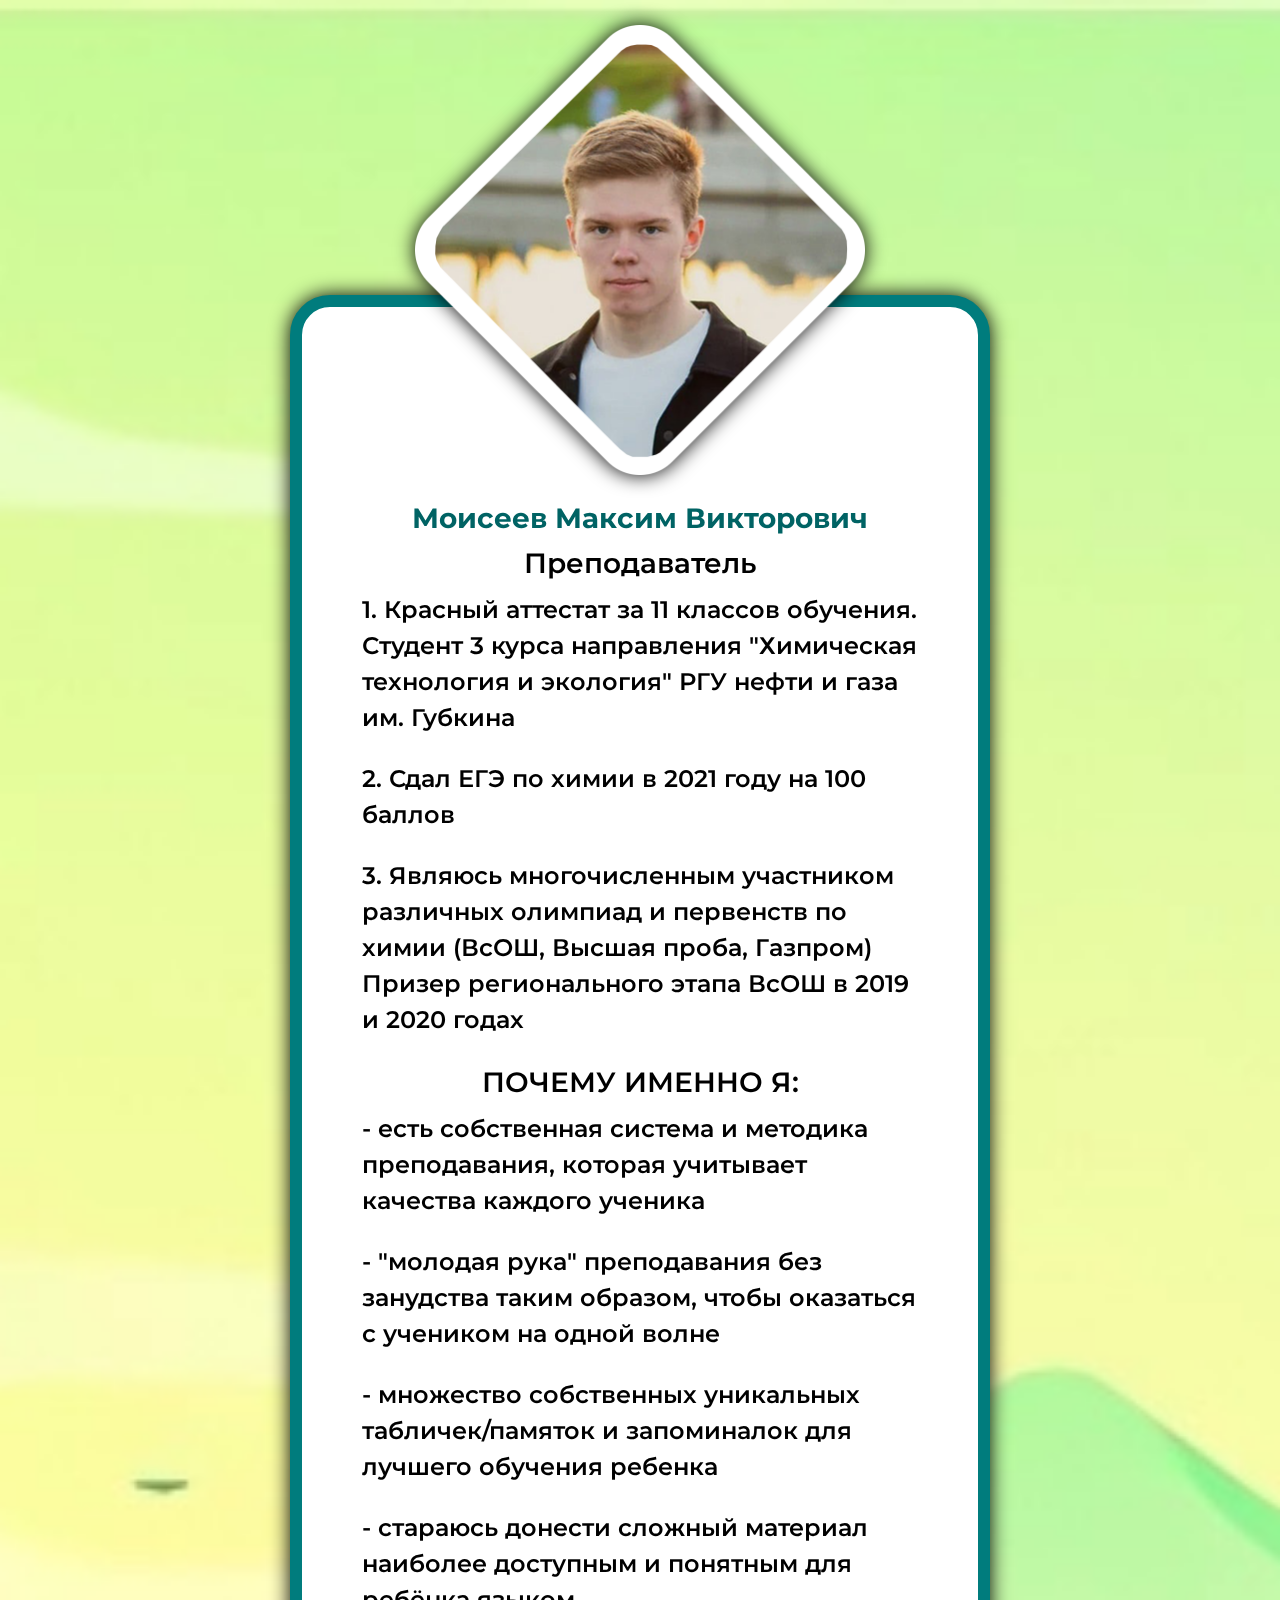
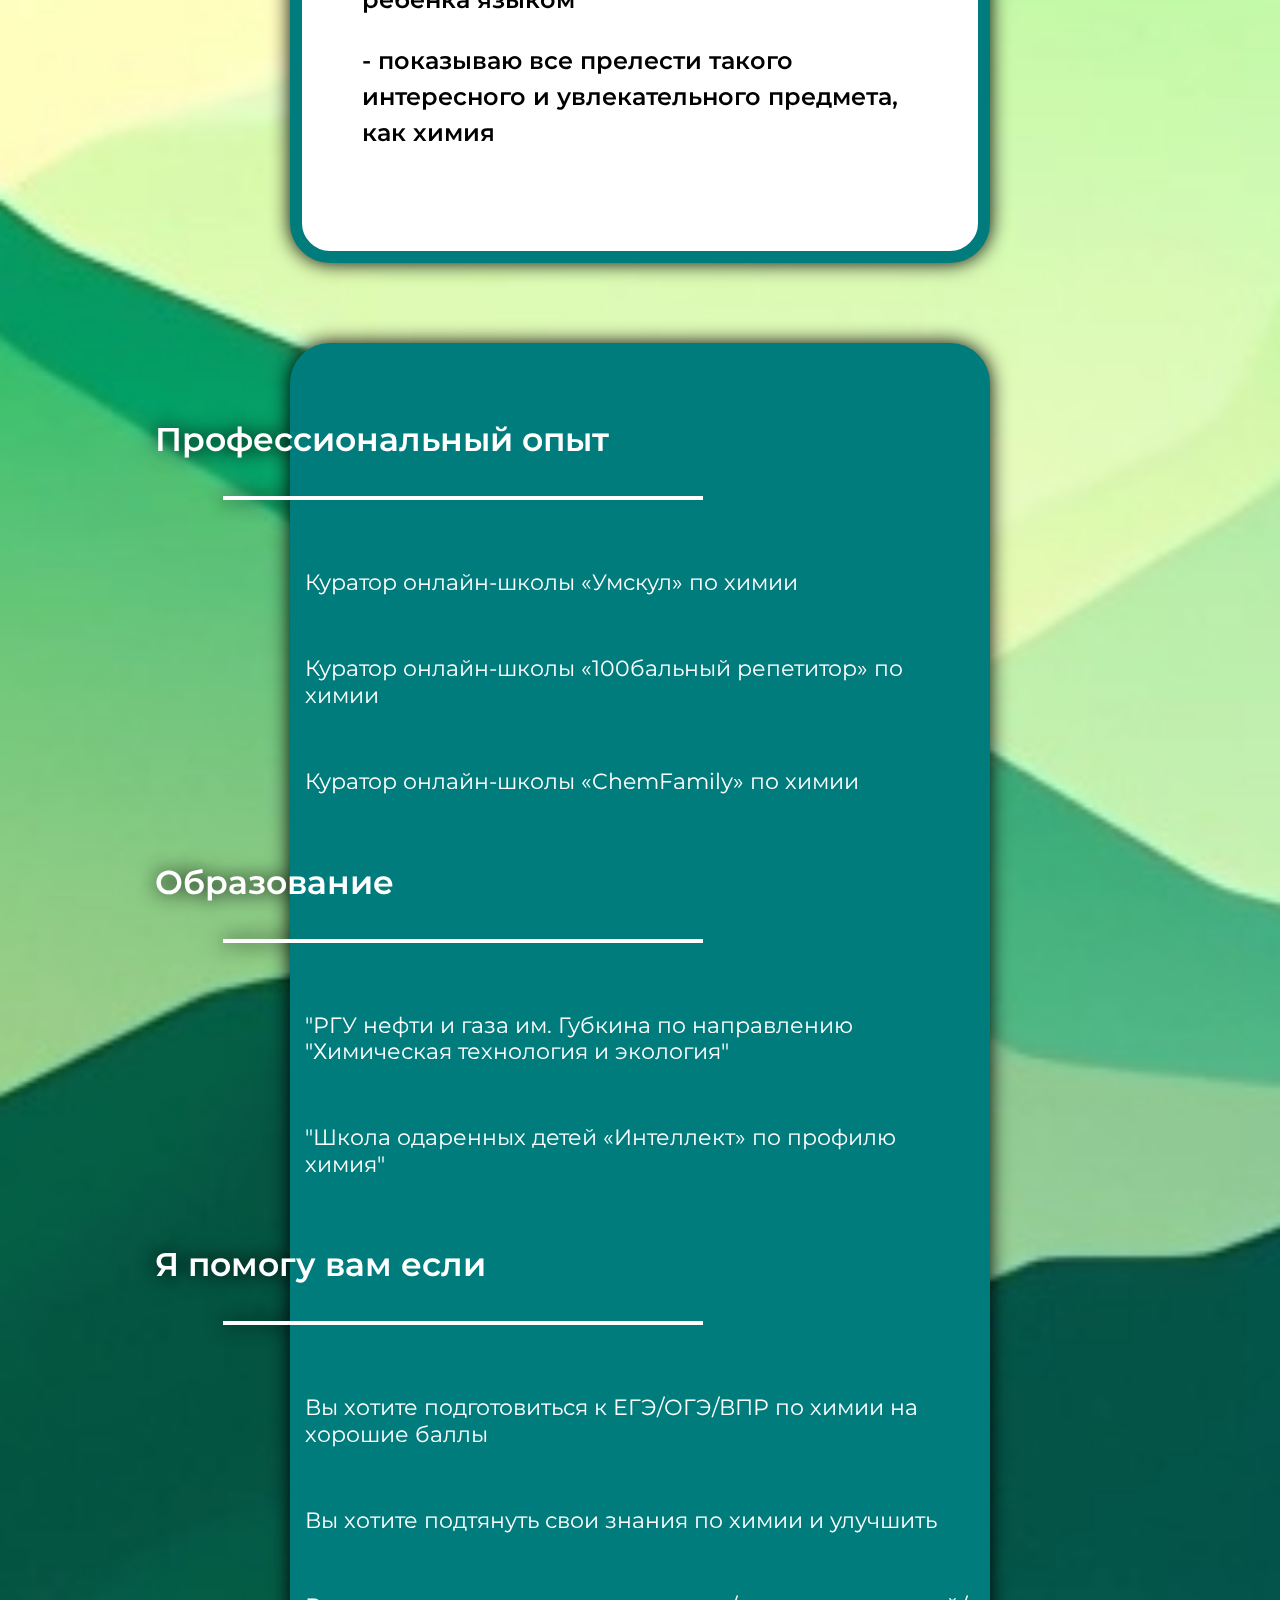
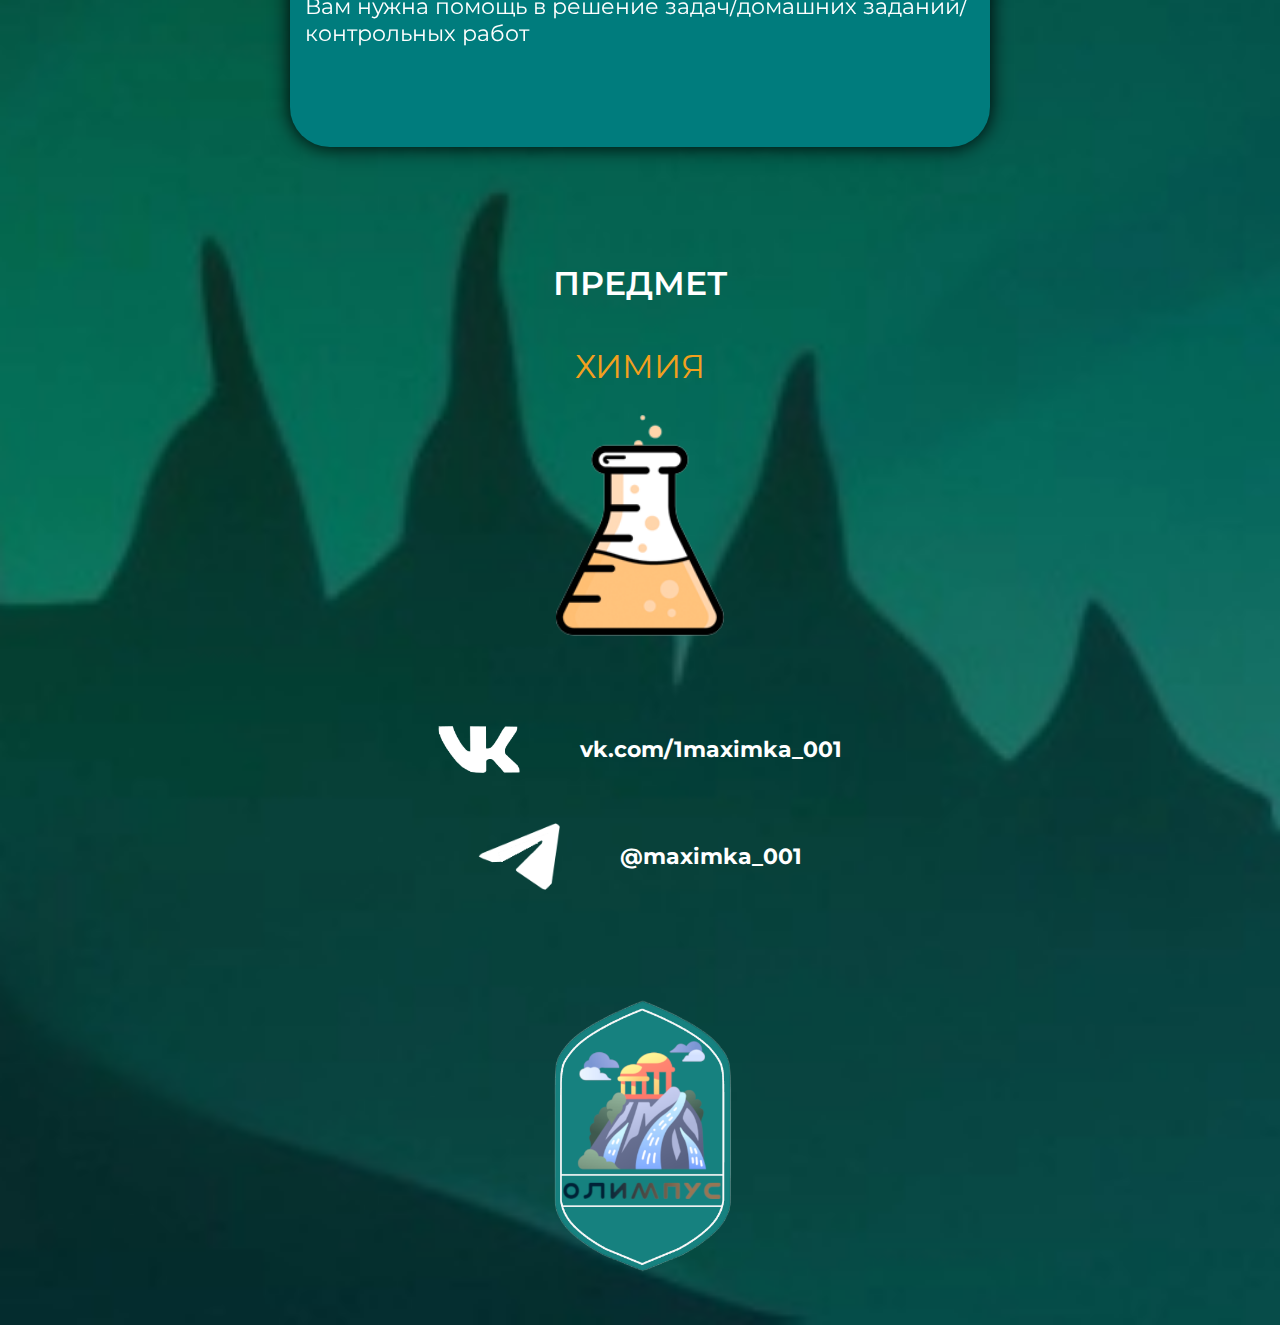
<file: pages/tutor-1.html>
<!DOCTYPE html>
<html lang="en">

<head>
    <meta charset="UTF-8">
    <meta name="viewport" content="width=device-width, initial-scale=1.0">
    <link rel="stylesheet" href="/css/normalize.css">
    <link rel="stylesheet" href="/css/style.css">
    <title>Tutor</title>
</head>

<body>
    <div class="wraper _tutors-wraper">
        
        <section class="tutors-more">
            <div class="_container tutors-more__top">
                <div class="tutors-more__column-left">
                    <div class="tutors-more__card more-card">
                        <div class="more-card__img-container"><img src="/img/Maxim.png" alt="ava" class="more-card__img">
                        </div>
                        <div class="more-card__body">
                            <strong class="more-card__name">Моисеев Максим Викторович</strong>
                            <strong class="more-card__post">Преподаватель</strong>
                            <ul class="more-card__list">
                                <li class="more-card__item"><span class="more-card__number">1.</span> Красный аттестат за 11
                                    классов обучения. Студент 3 курса
                                    направления "Химическая технология и экология" РГУ нефти и газа им. Губкина</li>
                                <li class="more-card__item"><span class="more-card__number">2.</span> Сдал ЕГЭ по химии в
                                    2021 году на 100 баллов </li>
                                <li class="more-card__item"><span class="more-card__number">3.</span> Являюсь многочисленным
                                    участником различных олимпиад и
                                    первенств по химии (ВсОШ, Высшая проба, Газпром)
                                    Призер регионального этапа ВсОШ в 2019 и 2020 годах </li>
                            </ul>
                            <strong class="more-card__post more-card__post_padding">ПОЧЕМУ ИМЕННО Я:</strong>
                            <ul class="more-card__list">
                                <li class="more-card__item">- есть собственная система и методика преподавания, которая
                                    учитывает качества каждого ученика</li>
                                <li class="more-card__item">- "молодая рука" преподавания без занудства таким образом,
                                    чтобы оказаться с учеником на одной волне</li>
                                <li class="more-card__item">- множество собственных уникальных табличек/памяток и
                                    запоминалок для лучшего обучения ребенка</li>
                                <li class="more-card__item">- стараюсь донести сложный материал наиболее доступным и
                                    понятным для ребёнка языком</li>
                                <li class="more-card__item">- показываю все прелести такого интересного и увлекательного
                                    предмета, как химия</li>
                            </ul>
                        </div>
                    </div>
                    
                </div>
                <div class="tutors-more__column-right">
                    <div class="tutors-more__achivements">
                        <h2 class="tutors-more__achivements-heading">Профессиональный опыт</h2>
                        <span class="tutors-more__achivements-heading-underline"></span>
                        <ul class="tutors-more__achivements-list achivements-list">
                            <li class="achivements-item">Куратор онлайн-школы «Умскул» по химии</li>
                            <li class="achivements-item">Куратор онлайн-школы «100бальный репетитор» по химии</li>
                            <li class="achivements-item">Куратор онлайн-школы «ChemFamily» по химии</li>
                        </ul>
                        <h2 class="tutors-more__achivements-heading">Образование</h2>
                        <span class="tutors-more__achivements-heading-underline"></span>
                        <ul class="tutors-more__achivements-list achivements-list">
                            <li class="achivements-item">"РГУ нефти и газа им. Губкина по направлению "Химическая технология
                                и экология"</li>
                            <li class="achivements-item">"Школа одаренных детей «Интеллект» по профилю химия"</li>
                        </ul>
                        <h2 class="tutors-more__achivements-heading">Я помогу вам если</h2>
                        <span class="tutors-more__achivements-heading-underline"></span>
                        <ul class="tutors-more__achivements-list achivements-list">
                            <li class="achivements-item">Вы хотите подготовиться к ЕГЭ/ОГЭ/ВПР по химии на хорошие баллы
                            </li>
                            <li class="achivements-item">Вы хотите подтянуть свои знания по химии и улучшить</li>
                            <li class="achivements-item">Вам нужна помощь в решение задач/домашних заданий/контрольных работ
                            </li>
                        </ul>
                    </div>
                    
                </div>
            </div>
            <div class="_container tutors-more__bottom">
                <div class="tutors-more__bottom-left">
                    <div class="tuturs-more__social">
                        <a href="#" class="tutors-more__vk-link"><span
                                class="tutors-more__vk-ikon"></span>vk.com/1maximka_001</a>
                        <a href="#" class="tutors-more__telegram-link"><span
                                class="tutors-more__telegram-ikon"></span>@maximka_001</a>
                    </div>
                    <a href="../index.html" class="tutors-more__logo"><img src="/img/logo-icon.png" alt="tutors-more__logo"
                            class="tutors-more__logo-img"></a>
                </div>
                <div class="tutors-more__bottom-right">
                    <div class="tutors-more__subjeck">
                        <strong class="tutors-more__subjeck-heading">предмет</strong>
                        <strong class="tutors-more__subjeck-name">химия</strong>
                        <div class="tutors-more__subjeck-img-container">
                            <img src="/img/ximiya-icon.png" alt="ximiya" class="tutors-more__subjeck-img-ximiya">
                        </div>
                    </div>
                    <div class="tutors-more__decoration">
                        <div class="tutors-more__decoration-green"></div>
                        <div class="tutors-more__decoration-white"></div>
                    </div>
                </div>
            </div>
        </section>
    </div>
</body>

</html>
</file>
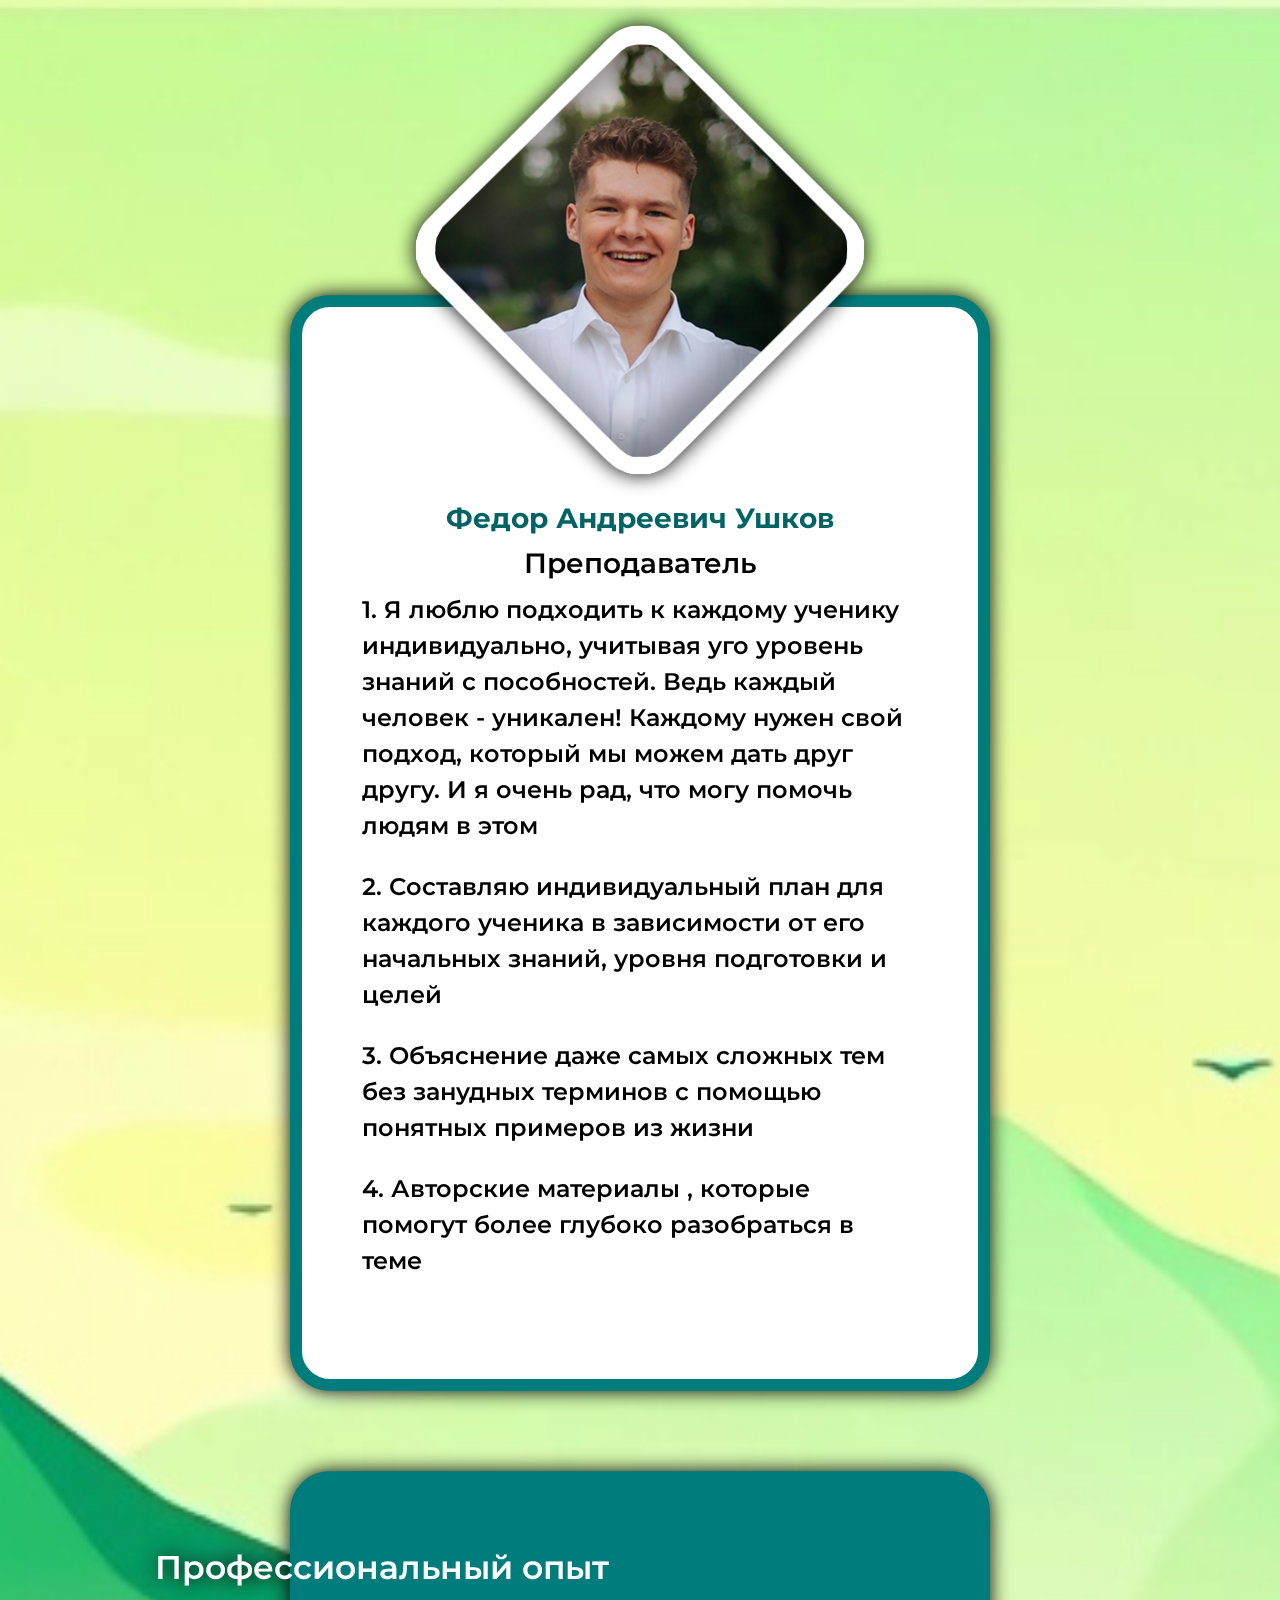
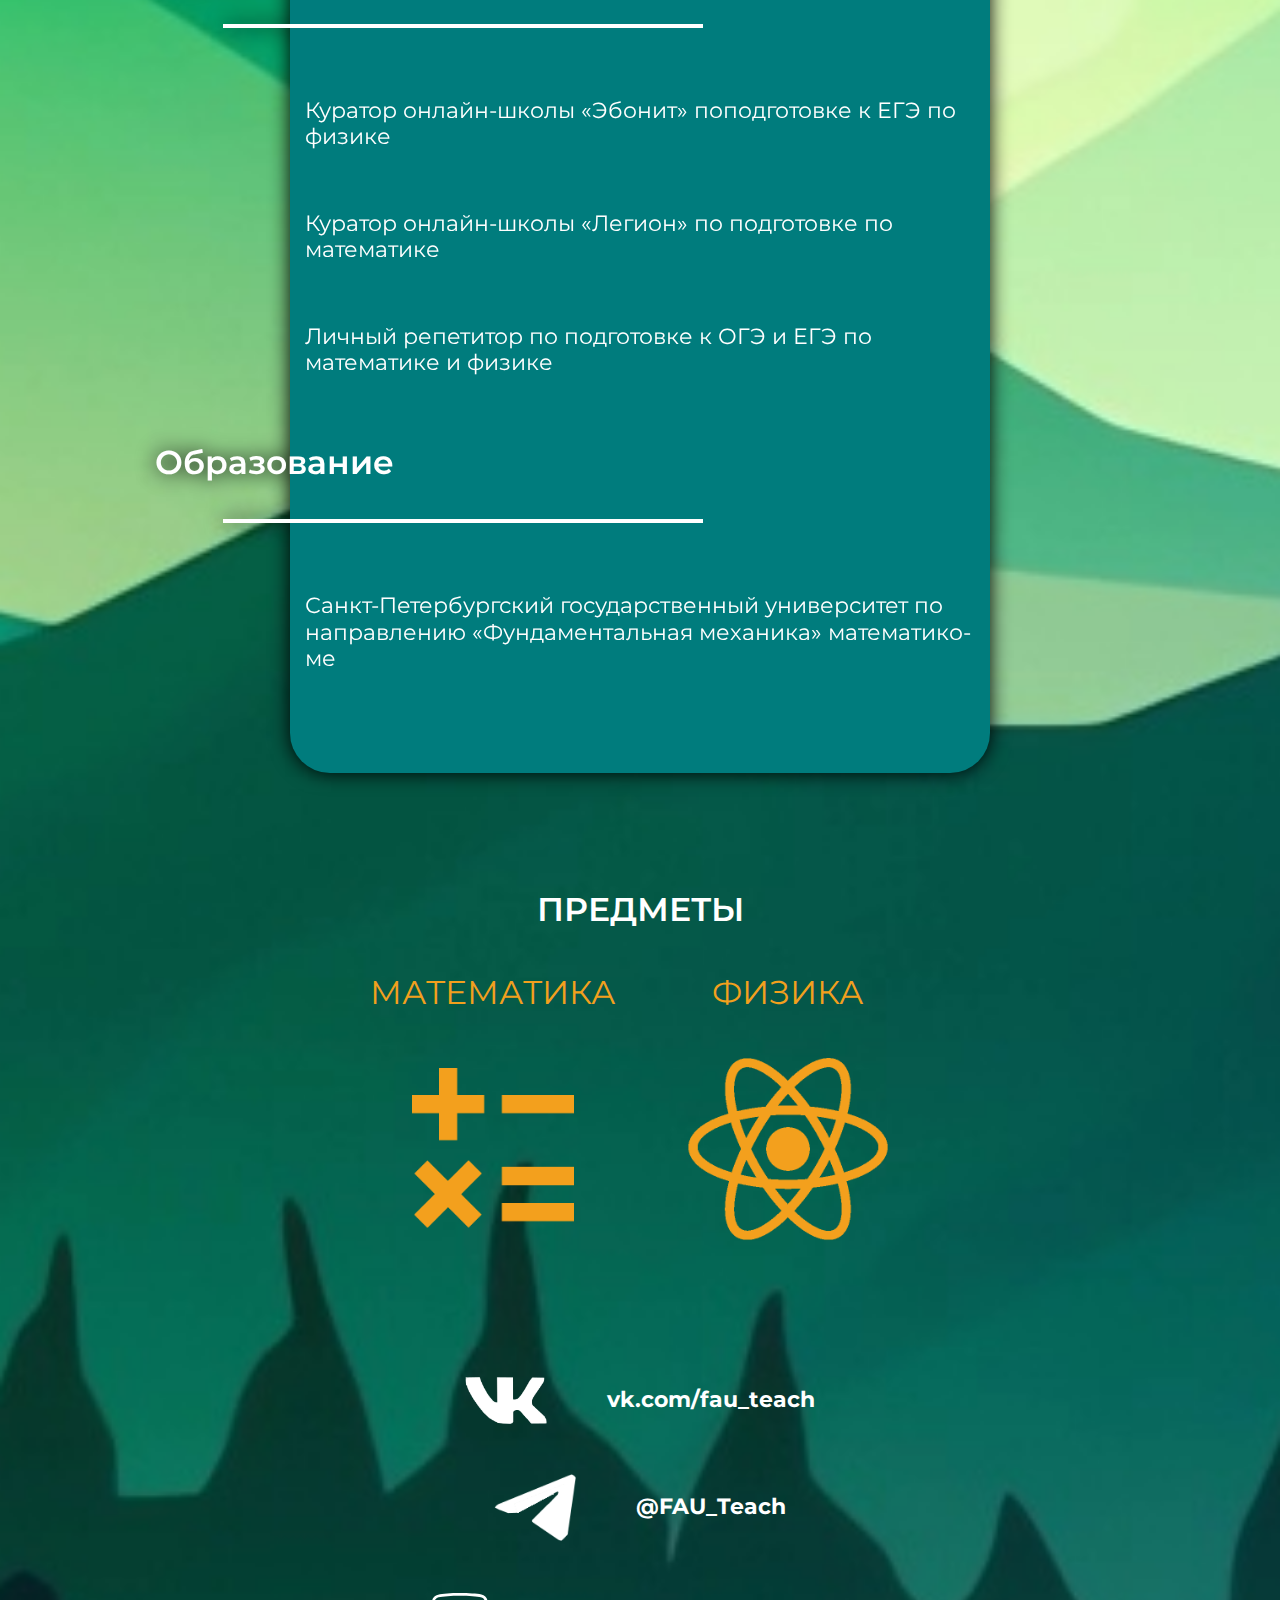
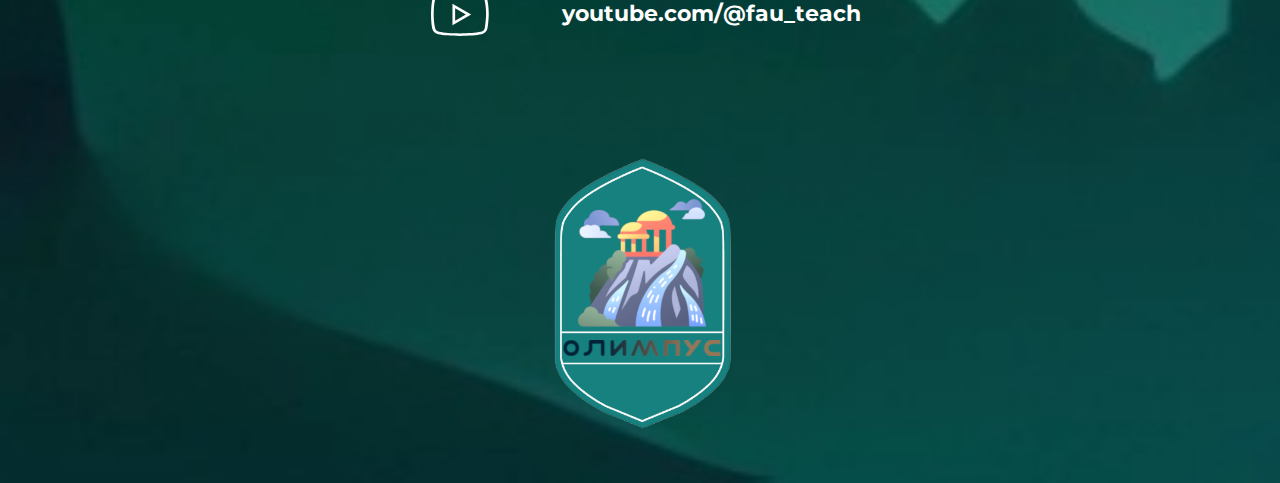
<file: pages/tutor-2.html>
<!DOCTYPE html>
<html lang="en">

<head>
    <meta charset="UTF-8">
    <meta name="viewport" content="width=device-width, initial-scale=1.0">
    <link rel="stylesheet" href="/css/normalize.css">
    <link rel="stylesheet" href="/css/style.css">
    <title>Tutor</title>
</head>

<body>
    <div class="_tutors-wraper">
        <section class="tutors-more">
            <div class="_container tutors-more__top">
                <div class="tutors-more__column-left">
                    <div class="tutors-more__card more-card">
                        <div class="more-card__img-container"><img src="/img/fedor.png" alt="ava" class="more-card__img">
                        </div>
                        <div class="more-card__body">
                            <strong class="more-card__name">Федор Андреевич Ушков</strong>
                            <strong class="more-card__post">Преподаватель</strong>
                            <ul class="more-card__list">
                                <li class="more-card__item"><span class="more-card__number">1. </span>Я люблю подходить к
                                    каждому ученику индивидуально, учитывая уго уровень знаний с пособностей. Ведь каждый
                                    человек - уникален! Каждому нужен свой подход, который мы можем дать друг другу. И я
                                    очень рад, что могу помочь людям в этом</li>
                                <li class="more-card__item"><span class="more-card__number">2. </span>Составляю
                                    индивидуальный план для каждого ученика в зависимости от его начальных знаний, уровня
                                    подготовки и целей</li>
                                <li class="more-card__item"><span class="more-card__number">3. </span>Объяснение даже самых
                                    сложных тем без занудных терминов с помощью понятных примеров из жизни</li>
                                <li class="more-card__item"><span class="more-card__number">4. </span>Авторские материалы ,
                                    которые помогут более глубоко разобраться в теме </li>
                            </ul>
                        </div>
                    </div>
                </div>
                <div class="tutors-more__column-right">
                    <div class="tutors-more__achivements">
                        <h2 class="tutors-more__achivements-heading">Профессиональный опыт</h2>
                        <span class="tutors-more__achivements-heading-underline"></span>
                        <ul class="tutors-more__achivements-list achivements-list">
                            <li class="achivements-item">Куратор онлайн-школы «Эбонит» поподготовке к ЕГЭ по физике</li>
                            <li class="achivements-item">Куратор онлайн-школы «Легион» по подготовке по математике</li>
                            <li class="achivements-item">Личный репетитор по подготовке к ОГЭ и ЕГЭ по математике и физике
                            </li>
                        </ul>
                        <h2 class="tutors-more__achivements-heading">Образование</h2>
                        <span class="tutors-more__achivements-heading-underline"></span>
                        <ul class="tutors-more__achivements-list achivements-list">
                            <li class="achivements-item">Санкт-Петербургский государственный университет по направлению
                                «Фундаментальная механика» математико-ме</li>
                        </ul>
                    </div>
                </div>
            </div>
            <div class="_container tutors-more__bottom">
                <div class="tutors-more__bottom-left">
                    <div class="tuturs-more__social">
                        <a href="#" class="tutors-more__vk-link"><span
                                class="tutors-more__vk-ikon"></span>vk.com/fau_teach</a>
                        <a href="#" class="tutors-more__telegram-link"><span
                                class="tutors-more__telegram-ikon"></span>@FAU_Teach</a>
                        <a href="#" class="tutors-more__youtube-link"><span
                                class="tutors-more__youtube-ikon"></span>youtube.com/<br class="tutors-more__youtube-link-wrap">@fau_teach</a>
                    </div>
                    <a href="../index.html" class="tutors-more__logo"><img src="/img/logo-icon.png" alt="tutors-more__logo"
                            class="tutors-more__logo-img"></a>
                </div>
                <div class="tutors-more__bottom-right">
                    <div class="tutors-more__subjeck">
                        <strong class="tutors-more__subjeck-heading">предметы</strong>
                        <div class="tutors-more__subjeck-column-container">
                            <div class="tutors-more__subjeck-column">
                                <strong class="tutors-more__subjeck-name">математика</strong>
                                <img src="/img/icon-matematika.png" alt="matematika" class="tutors-more__subjeck-img">
                            </div>
                            <div class="tutors-more__subjeck-column">
                                <strong class="tutors-more__subjeck-name">физика</strong>
                                <img src="/img/icons-atom-fizika.png" alt="fizika" class="tutors-more__subjeck-img">
                            </div>
                        </div>
                    </div>
                    <div class="tutors-more__decoration">
                        <div class="tutors-more__decoration-green"></div>
                        <div class="tutors-more__decoration-white"></div>
                    </div>
                </div>
            </div>
        </section>
    </div>
</body>

</html>
</file>
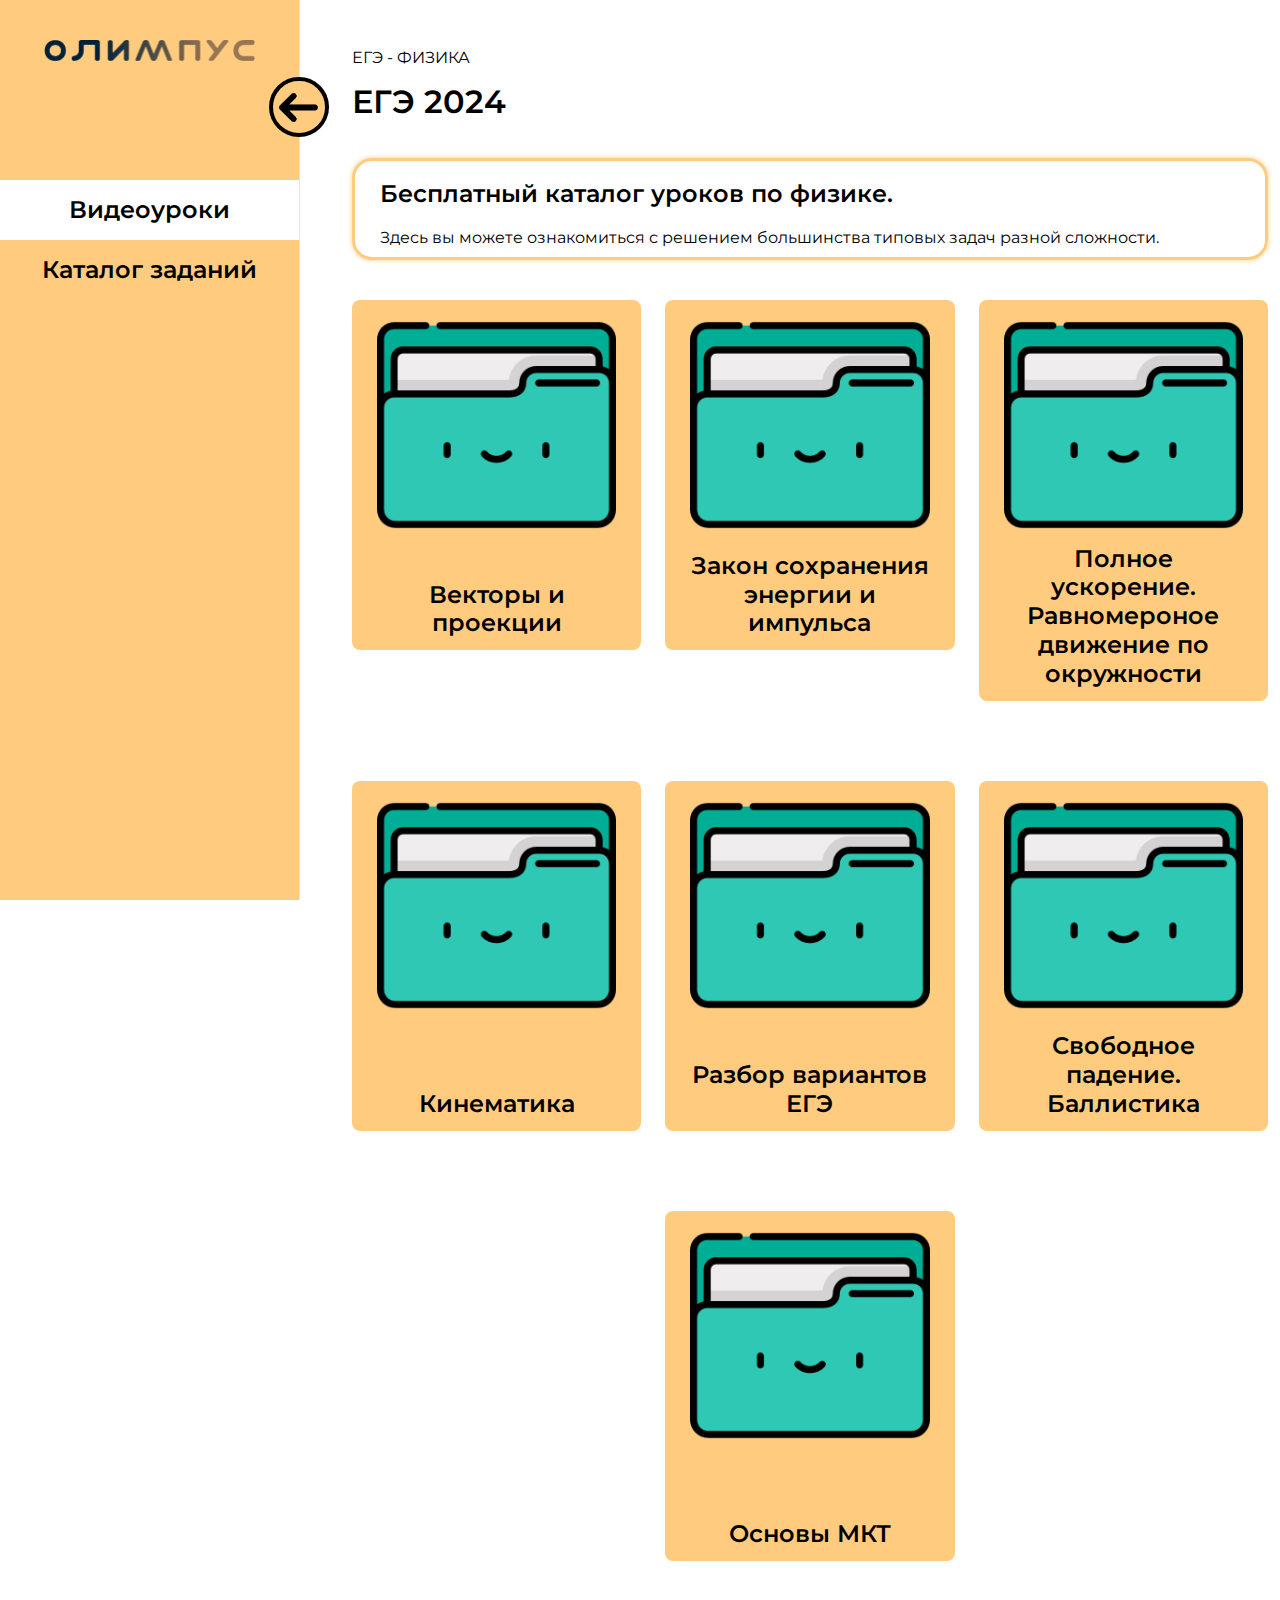
<file: pages/catalog-ege-2024-fizika/ege-2024-fizika.html>
<!DOCTYPE html>
<html lang="en">

<head>
    <meta charset="UTF-8">
    <meta http-equiv="X-UA-Compatible" content="IE=edge">
    <meta name="viewport" content="width=device-width, initial-scale=1.0">

    <link rel="stylesheet" href="../../css/normalize.css">
    <link rel="stylesheet" href="../../css/bootstrap.min.css">
    <link rel="stylesheet" href="../../css/catalog.css">
    <title>Видеоуроки по Физике ЕГЭ</title>
    <link rel="icon" type="image/png" href="../../img/main-icon.png">
</head>

<body>
    <div class="wrapper">
        <div class="body-content">
            <section class="body-content__section main-section">
                <div class="side-section">
                    <div class="side-section__button-back"></div>
                    <div class="side-section__main-text">
                        <div class="menu-logo">
                            <a href="../../index.html" class="logo-olimpys"></a>
                        </div>
                        <ul class="side-section__list">
                            <li class="side-section__item"><a href="../catalog-ege-fizika/catalog-ege-fizika.html"
                                    class="side-section__link active">Видеоуроки</a>
                            </li>
                            <li class="side-section__item"><a href="" class="side-section__link">Каталог заданий</a>
                            </li>
                        </ul>
                    </div>
                </div>
            </section>
        </div>



        <div class="container-fluid container-limit">
            <div class="row">
                <div class="col-xxl-3 col-xl-4 col-lg-6 col-md-12">
                    <span class="subject-name">ЕГЭ - Физика</span>
                    <h1 class="catalog-heading">ЕГЭ 2024</h1>
                </div>
            </div>
            <div class="row justify-content-center">
                <div class="col-12">
                    <div class="catalog-info">
                        <h3 class="catalog-info__heding">Бесплатный каталог уроков по физике.</h3>
                        <p class="catalog-info__description">Здесь вы можете ознакомиться с решением большинства типовых
                            задач разной сложности.</p>
                    </div>
                </div>
            </div>
            <div class="row justify-content-evenly folders-row">
                <div class="col-xxl-3 col-xl-4 col-lg-6 col-md-12 folder-cols">
                    <a href="vectori-i-proekcii.html">
                        <div class="folder-card">
                            <img src="../../img/folder.png" alt="folder" class="folder-img">
                            <strong class="folder-name">Векторы и проекции</strong>
                        </div>
                    </a>
                </div>
                <div class="w-100"></div>
                <div class="col-xxl-3 col-xl-4 col-lg-6 col-md-12 folder-cols">
                    <a href="zakon-sohr-inergii-impulsa.html">
                        <div class="folder-card">
                            <img src="../../img/folder.png" alt="folder" class="folder-img">
                            <strong class="folder-name">Закон сохранения энергии и импульса</strong>
                        </div>
                    </a>
                </div>
                <div class="w-100"></div>
                <div class="col-xxl-3 col-xl-4 col-lg-6 col-md-12 folder-cols">
                    <a href="poln-yscor-ravnomer-dvij.html">
                        <div class="folder-card">
                            <img src="../../img/folder.png" alt="folder" class="folder-img">
                            <strong class="folder-name">Полное ускорение. Равномероное движение по окружности</strong>
                        </div>
                    </a>
                </div>
            </div>

            <div class="row justify-content-evenly folders-row">
                <div class="col-xxl-3 col-xl-4 col-lg-6 col-md-12 folder-cols">
                    <a href="kinematika.html">
                        <div class="folder-card">
                            <img src="../../img/folder.png" alt="folder" class="folder-img">
                            <strong class="folder-name">Кинематика</strong>
                        </div>
                    </a>
                </div>
                <div class="w-100"></div>
                <div class="col-xxl-3 col-xl-4 col-lg-6 col-md-12 folder-cols">
                    <a href="razbor-variantov-fiz-2024.html">
                        <div class="folder-card">
                            <img src="../../img/folder.png" alt="folder" class="folder-img">
                            <strong class="folder-name">Разбор вариантов ЕГЭ</strong>
                        </div>
                    </a>
                </div>
                <div class="w-100"></div>
                <div class="col-xxl-3 col-xl-4 col-lg-6 col-md-12 folder-cols">
                    <a href="svobdnoe-padenie.html">
                        <div class="folder-card">
                            <img src="../../img/folder.png" alt="folder" class="folder-img">
                            <strong class="folder-name">Свободное падение. Баллистика</strong>
                        </div>
                    </a>
                </div>
            </div>

            <div class="row justify-content-evenly folders-row">
                <div class="w-100"></div>
                <div class="col-xxl-3 col-xl-4 col-lg-6 col-md-12 folder-cols">
                    <a href="ocnova-mkt.html">
                        <div class="folder-card">
                            <img src="../../img/folder.png" alt="folder" class="folder-img">
                            <strong class="folder-name">Основы МКТ</strong>
                        </div>
                    </a>
                </div>
            </div>
        </div>
    </div>
    <script src="../../js/catalog.js"></script>
</body>

</html>
</file>
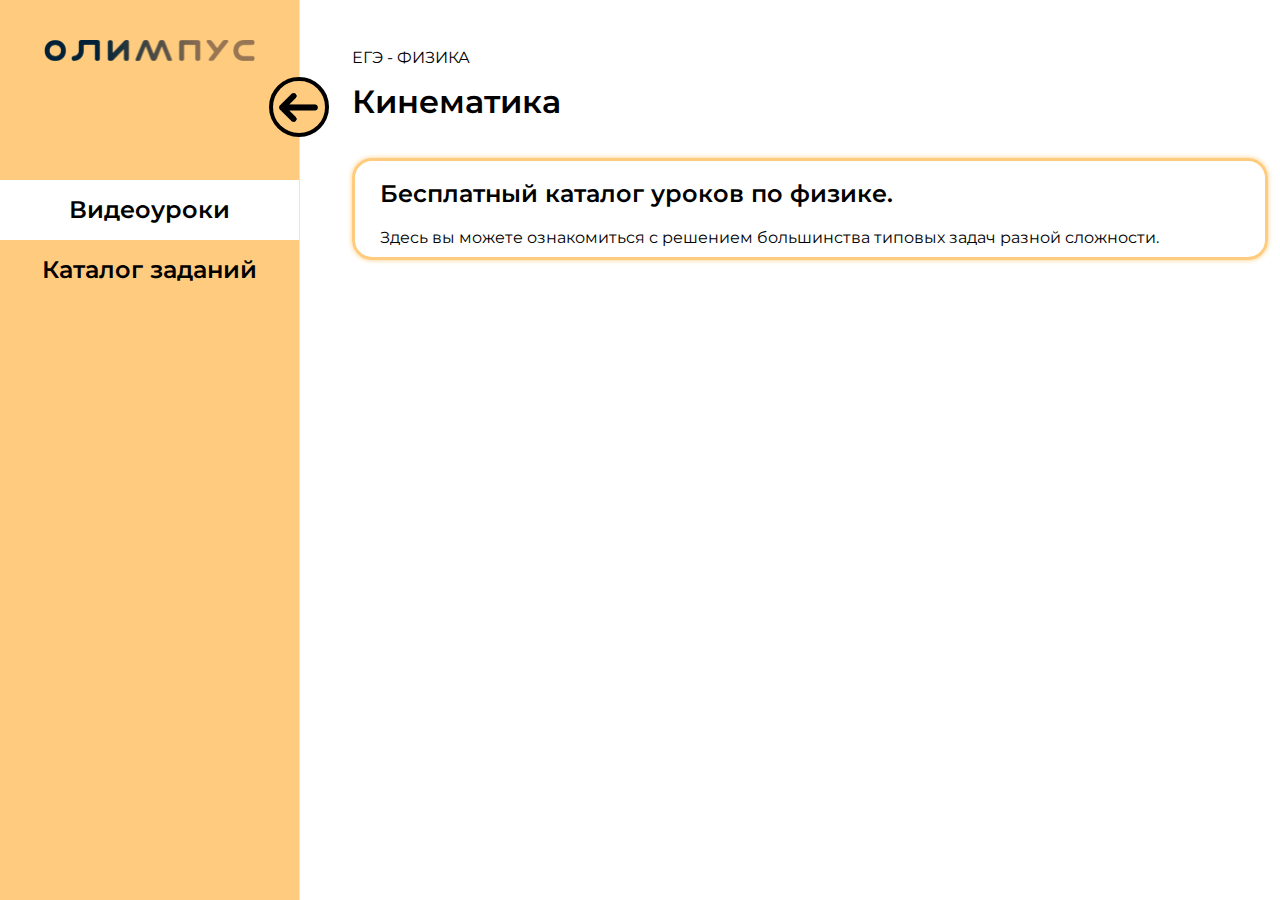
<file: pages/catalog-ege-2024-fizika/kinematika.html>
<!DOCTYPE html>
<html lang="rus">

<head>
    <meta charset="UTF-8">
    <meta http-equiv="X-UA-Compatible" content="IE=edge">
    <meta name="viewport" content="width=device-width, initial-scale=1.0">

    <link rel="stylesheet" href="../../css/normalize.css">
    <link rel="stylesheet" href="../../css/bootstrap.min.css">
    <link rel="stylesheet" href="../../css/catalog.css">
    <link rel="icon" type="image/png" href="../../img/main-icon.png">
    <title>Кинематика</title>
</head>

<body>
    <div class="wrapper">
        <div class="body-content">
            <section class="body-content__section main-section">
                <div class="side-section">
                    <div class="side-section__button-back"></div>
                    <div class="side-section__main-text">
                        <div class="menu-logo">
                            <a href="../../index.html" class="logo-olimpys"></a>
                        </div>
                        <ul class="side-section__list">
                            <li class="side-section__item"><a href="../catalog-ege-fizika/catalog-ege-fizika.html"
                                    class="side-section__link active">Видеоуроки</a>
                            </li>
                            <li class="side-section__item"><a href="" class="side-section__link">Каталог заданий</a>
                            </li>
                        </ul>
                    </div>
                </div>
            </section>
        </div>



        <div class="container-fluid container-limit">
            <div class="row">
                <div class="col-xxl-4 col-xl-6 col-lg-8 col-md-12">
                    <span class="subject-name">ЕГЭ - Физика</span>
                    <h1 class="catalog-heading">Кинематика</h1>
                </div>
            </div>
            <div class="row justify-content-center" style="margin-bottom: 35px;">
                <div class="col-12">
                    <div class="catalog-info">
                        <h3 class="catalog-info__heding">Бесплатный каталог уроков по физике.</h3>
                        <p class="catalog-info__description">Здесь вы можете ознакомиться с решением большинства типовых
                            задач разной сложности.</p>
                    </div>
                </div>
            </div>
            <div class="row justify-content-evenly folders-row">
                <iframe class="col-xxl-3 col-xl-4 col-lg-6 col-md-12 player"
                    src="https://www.youtube.com/embed/FtTB7m86c90"
                    title="Годовой курс ЕГЭ 2024 по физике |  Кинематика | Занятие 2" frameborder="0"
                    allow="accelerometer; autoplay; clipboard-write; encrypted-media; gyroscope; picture-in-picture; web-share"
                    allowfullscreen></iframe>
                <iframe class="col-xxl-3 col-xl-4 col-lg-6 col-md-12 player"
                    src="https://www.youtube.com/embed/T7IGySBD_DM"
                    title="Годовой курс ЕГЭ 2024 по физике |  Задачи на соответствие. Кинематика  | Занятие 3"
                    frameborder="0"
                    allow="accelerometer; autoplay; clipboard-write; encrypted-media; gyroscope; picture-in-picture; web-share"
                    allowfullscreen></iframe>
                <iframe class="col-xxl-3 col-xl-4 col-lg-6 col-md-12 player"
                    src="https://www.youtube.com/embed/slWnDFiO8L4"
                    title="Годовой курс ЕГЭ 2024 по физике | Хард кинематика. Очень сложные задачи | Занятие 6"
                    frameborder="0"
                    allow="accelerometer; autoplay; clipboard-write; encrypted-media; gyroscope; picture-in-picture; web-share"
                    allowfullscreen></iframe>
            </div>
        </div>
    </div>
    <script src="../../js/catalog.js"></script>
</body>

</html>
</file>
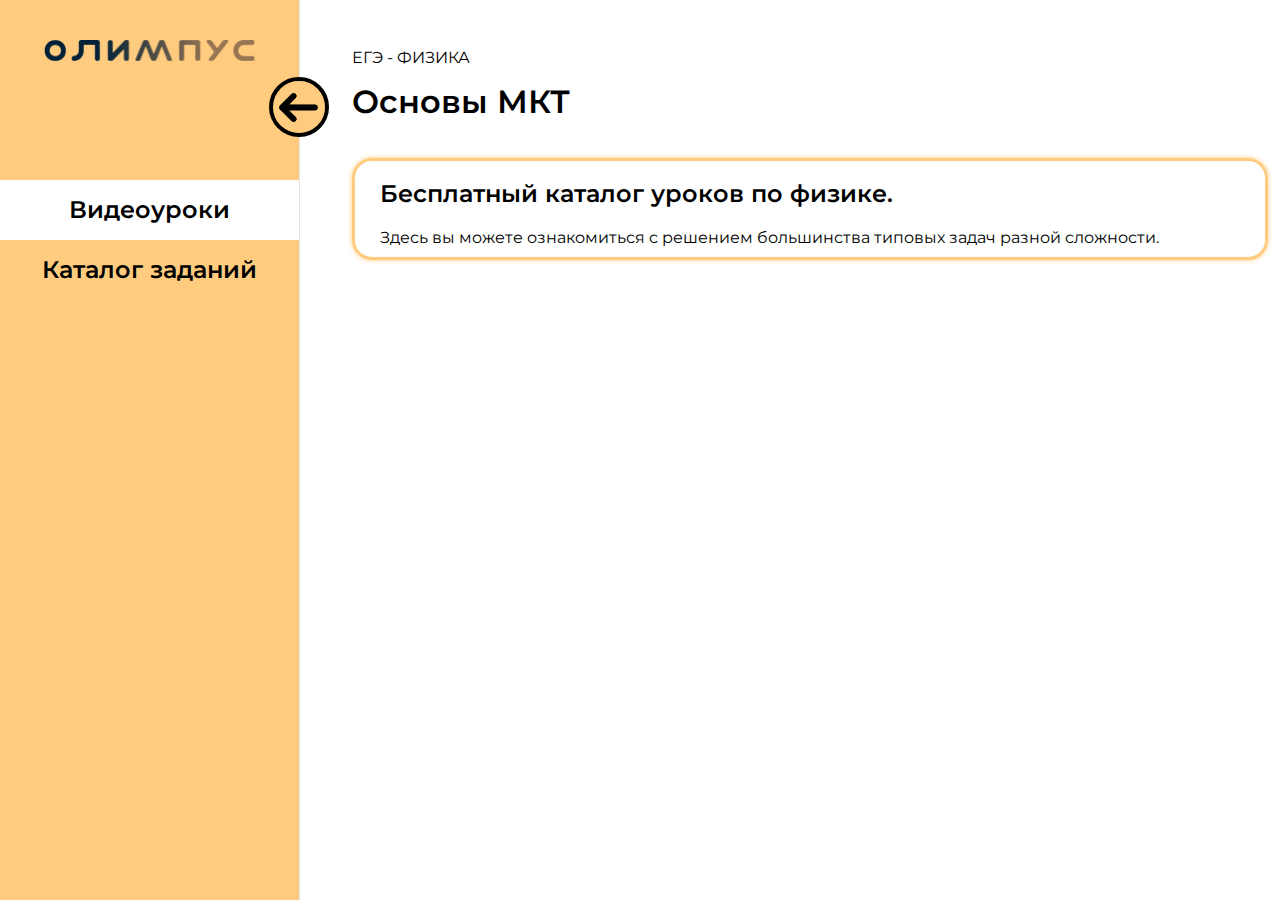
<file: pages/catalog-ege-2024-fizika/ocnova-mkt.html>
<!DOCTYPE html>
<html lang="rus">

<head>
    <meta charset="UTF-8">
    <meta http-equiv="X-UA-Compatible" content="IE=edge">
    <meta name="viewport" content="width=device-width, initial-scale=1.0">

    <link rel="stylesheet" href="../../css/normalize.css">
    <link rel="stylesheet" href="../../css/bootstrap.min.css">
    <link rel="stylesheet" href="../../css/catalog.css">
    <link rel="icon" type="image/png" href="../../img/main-icon.png">
    <title>Основы МКТ</title>
</head>

<body>
    <div class="wrapper">
        <div class="body-content">
            <section class="body-content__section main-section">
                <div class="side-section">
                    <div class="side-section__button-back"></div>
                    <div class="side-section__main-text">
                        <div class="menu-logo">
                            <a href="../../index.html" class="logo-olimpys"></a>
                        </div>
                        <ul class="side-section__list">
                            <li class="side-section__item"><a href="../catalog-ege-fizika/catalog-ege-fizika.html"
                                    class="side-section__link active">Видеоуроки</a>
                            </li>
                            <li class="side-section__item"><a href="" class="side-section__link">Каталог заданий</a>
                            </li>
                        </ul>
                    </div>
                </div>
            </section>
        </div>



        <div class="container-fluid container-limit">
            <div class="row">
                <div class="col-xxl-4 col-xl-6 col-lg-8 col-md-12">
                    <span class="subject-name">ЕГЭ - Физика</span>
                    <h1 class="catalog-heading">Основы МКТ</h1>
                </div>
            </div>
            <div class="row justify-content-center" style="margin-bottom: 35px;">
                <div class="col-12">
                    <div class="catalog-info">
                        <h3 class="catalog-info__heding">Бесплатный каталог уроков по физике.</h3>
                        <p class="catalog-info__description">Здесь вы можете ознакомиться с решением большинства типовых
                            задач разной сложности.</p>
                    </div>
                </div>
            </div>
            <div class="row justify-content-evenly folders-row">
                <iframe class="col-xxl-3 col-xl-4 col-lg-6 col-md-12 player"
                    src="https://www.youtube.com/embed/RkOasjW77uc" title="Изопроцессы в ЕГЭ по физике" frameborder="0"
                    allow="accelerometer; autoplay; clipboard-write; encrypted-media; gyroscope; picture-in-picture; web-share"
                    allowfullscreen></iframe>
                <iframe class="col-xxl-3 col-xl-4 col-lg-6 col-md-12 player"
                    src="https://www.youtube.com/embed/8XD3Bgz3S-Y"
                    title="Основы МКТ для ЕГЭ по физике за один вебинар!" frameborder="0"
                    allow="accelerometer; autoplay; clipboard-write; encrypted-media; gyroscope; picture-in-picture; web-share"
                    allowfullscreen></iframe>
            </div>
        </div>
    </div>
    <script src="../../js/catalog.js"></script>
</body>

</html>
</file>
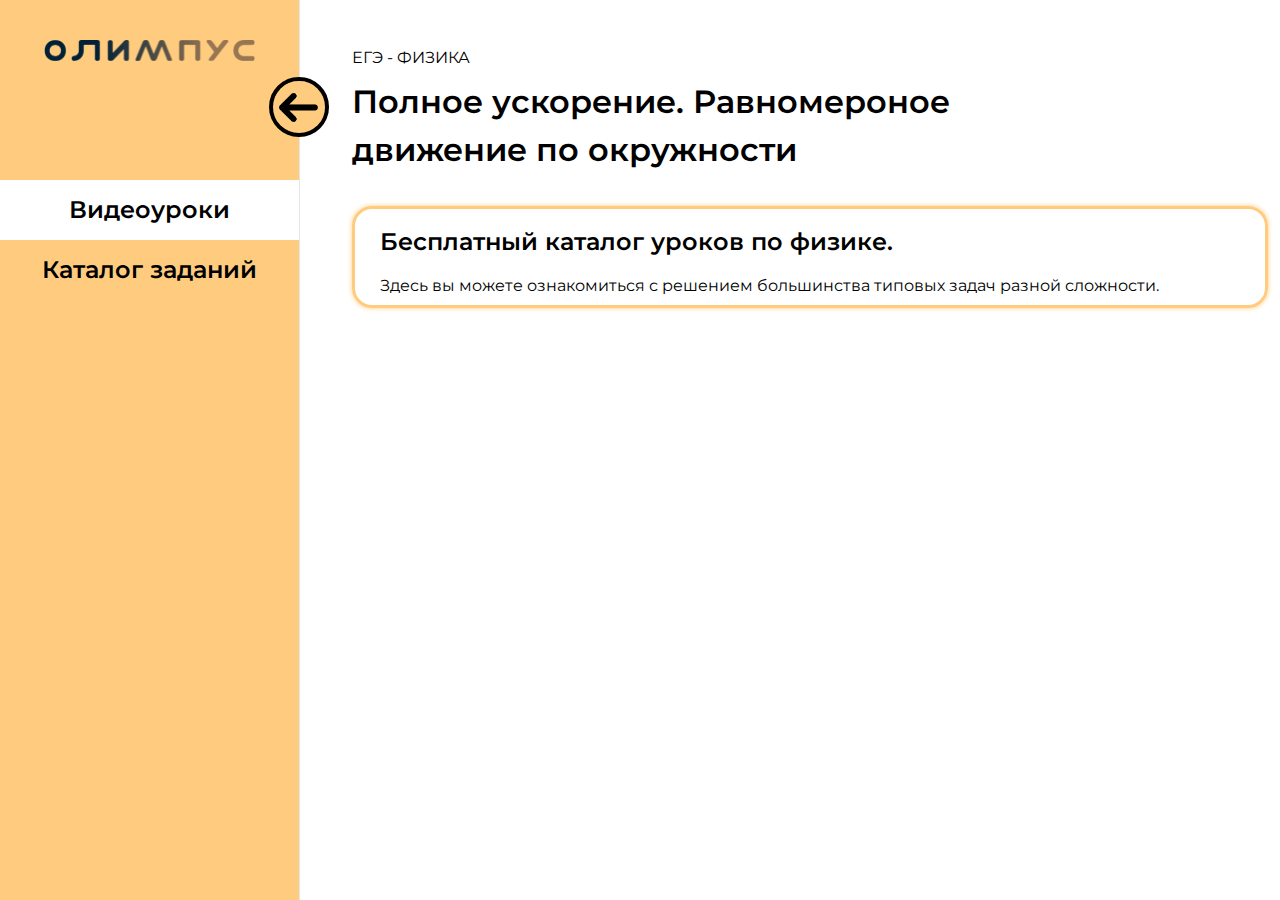
<file: pages/catalog-ege-2024-fizika/poln-yscor-ravnomer-dvij.html>
<!DOCTYPE html>
<html lang="rus">

<head>
    <meta charset="UTF-8">
    <meta http-equiv="X-UA-Compatible" content="IE=edge">
    <meta name="viewport" content="width=device-width, initial-scale=1.0">

    <link rel="stylesheet" href="../../css/normalize.css">
    <link rel="stylesheet" href="../../css/bootstrap.min.css">
    <link rel="stylesheet" href="../../css/catalog.css">
    <link rel="icon" type="image/png" href="../../img/main-icon.png">
    <title>Полное ускорение. Равномероное движение по окружности</title>
</head>

<body>
    <div class="wrapper">
        <div class="body-content">
            <section class="body-content__section main-section">
                <div class="side-section">
                    <div class="side-section__button-back"></div>
                    <div class="side-section__main-text">
                        <div class="menu-logo">
                            <a href="../../index.html" class="logo-olimpys"></a>
                        </div>
                        <ul class="side-section__list">
                            <li class="side-section__item"><a href="../catalog-ege-fizika/catalog-ege-fizika.html"
                                    class="side-section__link active">Видеоуроки</a></li>
                            <li class="side-section__item"><a href="" class="side-section__link">Каталог заданий</a>
                            </li>
                        </ul>
                    </div>
                </div>
            </section>
        </div>



        <div class="container-fluid container-limit">
            <div class="row">
                <div class="col-xxl-10 col-xl-10 col-lg-10 col-md-12">
                    <span class="subject-name">ЕГЭ - Физика</span>
                    <h1 class="catalog-heading">Полное ускорение. Равномероное движение по окружности</h1>
                </div>
            </div>
            <div class="row justify-content-center" style="margin-bottom: 35px;">
                <div class="col-12">
                    <div class="catalog-info">
                        <h3 class="catalog-info__heding">Бесплатный каталог уроков по физике.</h3>
                        <p class="catalog-info__description">Здесь вы можете ознакомиться с решением большинства типовых
                            задач разной сложности.</p>
                    </div>
                </div>
            </div>
            <div class="row justify-content-evenly folders-row">
                <iframe class="col-lg-5 col-md-8 player" src="https://www.youtube.com/embed/3BmzP1JmORA"
                    title="Годовой курс ЕГЭ 2024 по физике | Полное ускорение. Равномерное движение по окружности  |  Занятие 8"
                    frameborder="0"
                    allow="accelerometer; autoplay; clipboard-write; encrypted-media; gyroscope; picture-in-picture; web-share"
                    allowfullscreen></iframe>
            </div>
        </div>
    </div>
    <script src="../../js/catalog.js"></script>
</body>

</html>
</file>
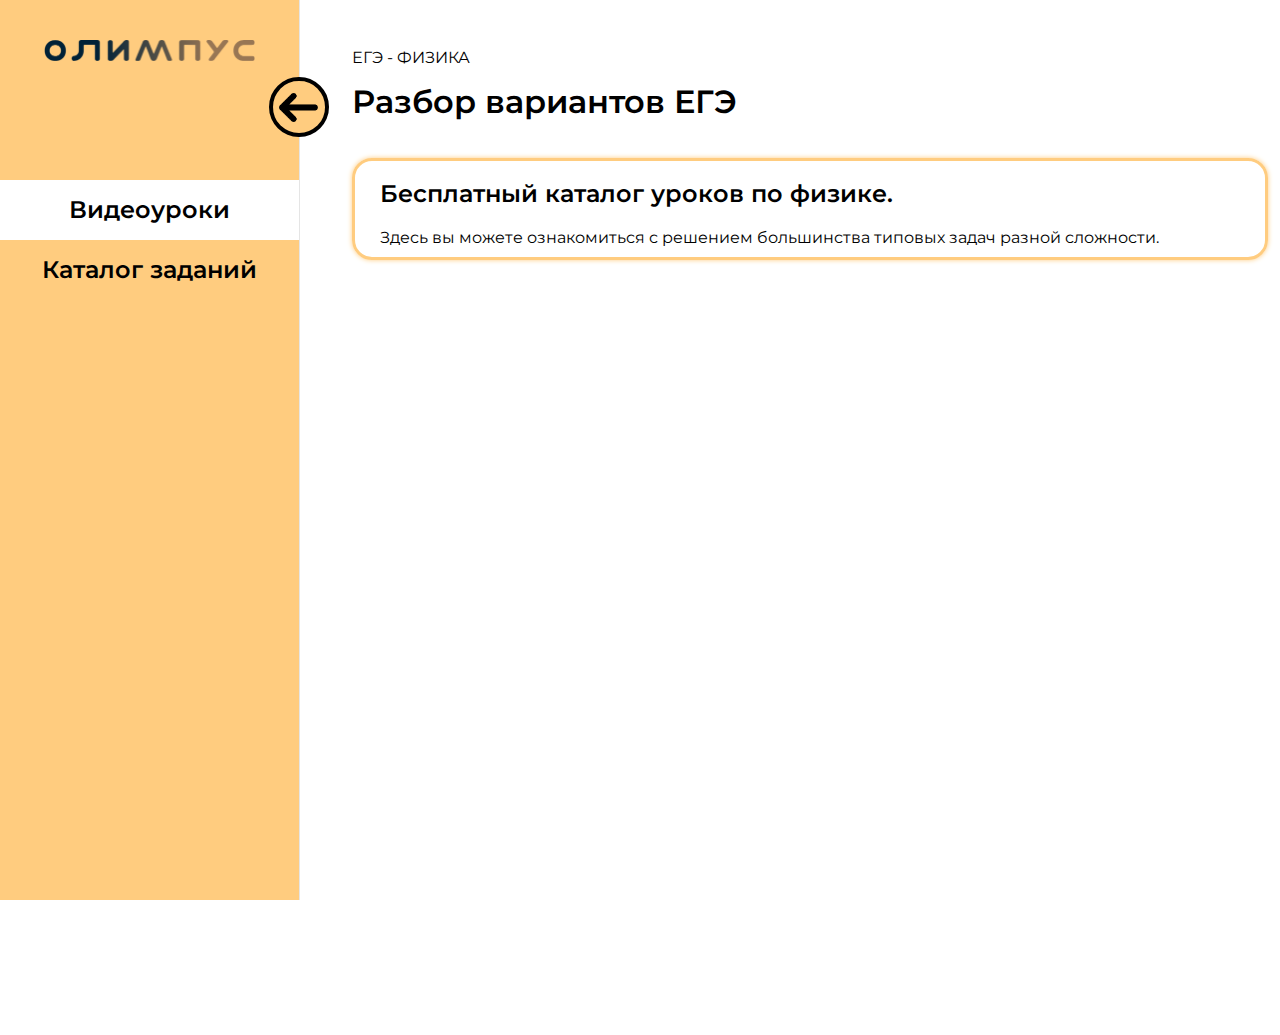
<file: pages/catalog-ege-2024-fizika/razbor-variantov-fiz-2024.html>
<!DOCTYPE html>
<html lang="rus">

<head>
    <meta charset="UTF-8">
    <meta http-equiv="X-UA-Compatible" content="IE=edge">
    <meta name="viewport" content="width=device-width, initial-scale=1.0">

    <link rel="stylesheet" href="../../css/normalize.css">
    <link rel="stylesheet" href="../../css/bootstrap.min.css">
    <link rel="stylesheet" href="../../css/catalog.css">
    <link rel="icon" type="image/png" href="../../img/main-icon.png">
    <title>Разбор вариантов ЕГЭ</title>
</head>

<body>
    <div class="wrapper">
        <div class="body-content">
            <section class="body-content__section main-section">
                <div class="side-section">
                    <div class="side-section__button-back"></div>
                    <div class="side-section__main-text">
                        <div class="menu-logo">
                            <a href="../../index.html" class="logo-olimpys"></a>
                        </div>
                        <ul class="side-section__list">
                            <li class="side-section__item"><a href="../catalog-ege-fizika/catalog-ege-fizika.html"
                                    class="side-section__link active">Видеоуроки</a></li>
                            <li class="side-section__item"><a href="" class="side-section__link">Каталог заданий</a>
                            </li>
                        </ul>
                    </div>
                </div>
            </section>
        </div>



        <div class="container-fluid container-limit">
            <div class="row">
                <div class="col-xxl-4 col-xl-6 col-lg-8 col-md-12">
                    <span class="subject-name">ЕГЭ - Физика</span>
                    <h1 class="catalog-heading">Разбор вариантов ЕГЭ</h1>
                </div>
            </div>
            <div class="row justify-content-center" style="margin-bottom: 35px;">
                <div class="col-12">
                    <div class="catalog-info">
                        <h3 class="catalog-info__heding">Бесплатный каталог уроков по физике.</h3>
                        <p class="catalog-info__description">Здесь вы можете ознакомиться с решением большинства типовых
                            задач разной сложности.</p>
                    </div>
                </div>
            </div>
            <div class="row justify-content-evenly folders-row">
                <iframe class="col-xxl-3 col-xl-4 col-lg-6 col-md-12 player"
                    src="https://www.youtube.com/embed/JFpHHvY8VLs"
                    title="Разбор варианта ЕГЭ по физике | Летняя школа | 🔥Запуск годовых курсов" frameborder="0"
                    allow="accelerometer; autoplay; clipboard-write; encrypted-media; gyroscope; picture-in-picture; web-share"
                    allowfullscreen></iframe>
                <iframe class="col-xxl-3 col-xl-4 col-lg-6 col-md-12 player"
                    src="https://www.youtube.com/embed/7DbZuZ7W9zU" title="Разбор демоверсии ЕГЭ 2024 по физике"
                    frameborder="0"
                    allow="accelerometer; autoplay; clipboard-write; encrypted-media; gyroscope; picture-in-picture; web-share"
                    allowfullscreen></iframe>
                <iframe class="col-xxl-3 col-xl-4 col-lg-6 col-md-12 player"
                    src="https://www.youtube.com/embed/PXy7gLZcMPw"
                    title="Разбор 9 варианта из сборника ЕГЭ Демидовой по физике" frameborder="0"
                    allow="accelerometer; autoplay; clipboard-write; encrypted-media; gyroscope; picture-in-picture; web-share"
                    allowfullscreen></iframe>
                <iframe class="col-xxl-3 col-xl-4 col-lg-6 col-md-12 player"
                    src="https://www.youtube.com/embed/JgXrpIlRlw4"
                    title="Разбор 5 варианта из сборника ЕГЭ Демидовой по физике" frameborder="0"
                    allow="accelerometer; autoplay; clipboard-write; encrypted-media; gyroscope; picture-in-picture; web-share"
                    allowfullscreen></iframe>
                <iframe class="col-xxl-3 col-xl-4 col-lg-6 col-md-12 player"
                    src="https://www.youtube.com/embed/TKye78_qpQs"
                    title="Разбор 7 варианта из сборника ЕГЭ Демидовой по физике" frameborder="0"
                    allow="accelerometer; autoplay; clipboard-write; encrypted-media; gyroscope; picture-in-picture; web-share"
                    allowfullscreen></iframe>
            </div>
        </div>
    </div>
    <script src="../../js/catalog.js"></script>
</body>

</html>
</file>
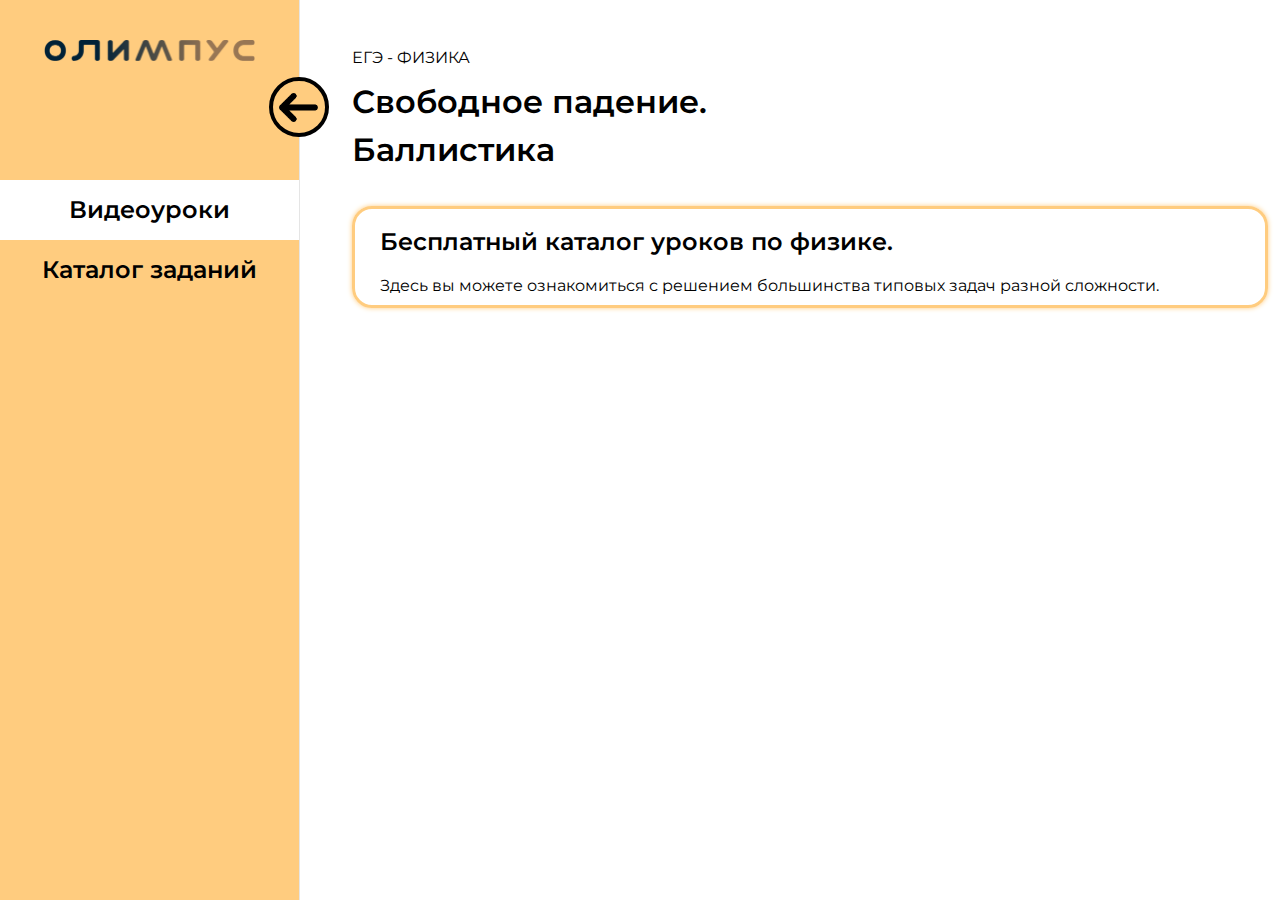
<file: pages/catalog-ege-2024-fizika/svobdnoe-padenie.html>
<!DOCTYPE html>
<html lang="rus">

<head>
    <meta charset="UTF-8">
    <meta http-equiv="X-UA-Compatible" content="IE=edge">
    <meta name="viewport" content="width=device-width, initial-scale=1.0">

    <link rel="stylesheet" href="../../css/normalize.css">
    <link rel="stylesheet" href="../../css/bootstrap.min.css">
    <link rel="stylesheet" href="../../css/catalog.css">
    <link rel="icon" type="image/png" href="../../img/main-icon.png">
    <title>Свободное падение. Баллистика</title>
</head>

<body>
    <div class="wrapper">
        <div class="body-content">
            <section class="body-content__section main-section">
                <div class="side-section">
                    <div class="side-section__button-back"></div>
                    <div class="side-section__main-text">
                        <div class="menu-logo">
                            <a href="../../index.html" class="logo-olimpys"></a>
                        </div>
                        <ul class="side-section__list">
                            <li class="side-section__item"><a href="../catalog-ege-fizika/catalog-ege-fizika.html"
                                    class="side-section__link active">Видеоуроки</a></li>
                            <li class="side-section__item"><a href="" class="side-section__link">Каталог заданий</a>
                            </li>
                        </ul>
                    </div>
                </div>
            </section>
        </div>



        <div class="container-fluid container-limit">
            <div class="row">
                <div class="col-xxl-4 col-xl-6 col-lg-8 col-md-12">
                    <span class="subject-name">ЕГЭ - Физика</span>
                    <h1 class="catalog-heading">Свободное падение. Баллистика</h1>
                </div>
            </div>
            <div class="row justify-content-center" style="margin-bottom: 35px;">
                <div class="col-12">
                    <div class="catalog-info">
                        <h3 class="catalog-info__heding">Бесплатный каталог уроков по физике.</h3>
                        <p class="catalog-info__description">Здесь вы можете ознакомиться с решением большинства типовых
                            задач разной сложности.</p>
                    </div>
                </div>
            </div>
            <div class="row justify-content-evenly folders-row">
                <iframe class="col-xxl-3 col-xl-4 col-lg-6 col-md-12 player"
                    src="https://www.youtube.com/embed/g0knmJ6TM0I"
                    title="Годовой курс ЕГЭ 2024 по физике |  Свободное падение. Баллистика. Сложные задачи  | Занятие 5"
                    frameborder="0"
                    allow="accelerometer; autoplay; clipboard-write; encrypted-media; gyroscope; picture-in-picture; web-share"
                    allowfullscreen></iframe>
                <iframe class="col-xxl-3 col-xl-4 col-lg-6 col-md-12 player"
                    src="https://www.youtube.com/embed/E9_vssd6kVg"
                    title="Годовой курс ЕГЭ 2024 по физике |  Свободное падение. Баллистика  | Занятие 4"
                    frameborder="0"
                    allow="accelerometer; autoplay; clipboard-write; encrypted-media; gyroscope; picture-in-picture; web-share"
                    allowfullscreen></iframe>
            </div>
        </div>
    </div>
    <script src="../../js/catalog.js"></script>
</body>

</html>
</file>
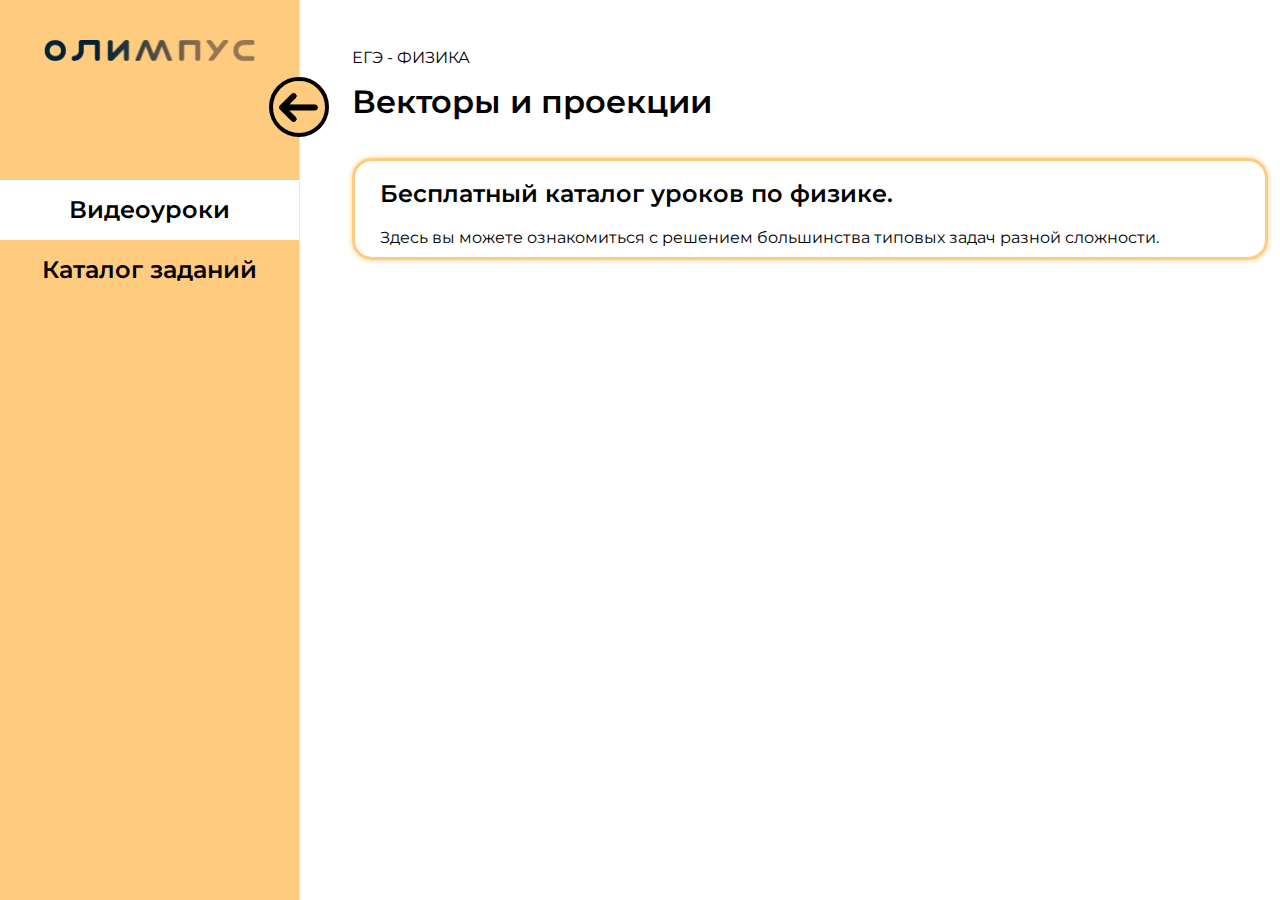
<file: pages/catalog-ege-2024-fizika/vectori-i-proekcii.html>
<!DOCTYPE html>
<html lang="rus">

<head>
    <meta charset="UTF-8">
    <meta http-equiv="X-UA-Compatible" content="IE=edge">
    <meta name="viewport" content="width=device-width, initial-scale=1.0">

    <link rel="stylesheet" href="../../css/normalize.css">
    <link rel="stylesheet" href="../../css/bootstrap.min.css">
    <link rel="stylesheet" href="../../css/catalog.css">
    <link rel="icon" type="image/png" href="../../img/main-icon.png">
    <title>Векторы</title>
</head>

<body>
    <div class="wrapper">
        <div class="body-content">
            <section class="body-content__section main-section">
                <div class="side-section">
                    <div class="side-section__button-back"></div>
                    <div class="side-section__main-text">
                        <div class="menu-logo">
                            <a href="../../index.html" class="logo-olimpys"></a>
                        </div>
                        <ul class="side-section__list">
                            <li class="side-section__item"><a href="../catalog-ege-fizika/catalog-ege-fizika.html"
                                    class="side-section__link active">Видеоуроки</a></li>
                            <li class="side-section__item"><a href="" class="side-section__link">Каталог заданий</a>
                            </li>
                        </ul>
                    </div>
                </div>
            </section>
        </div>



        <div class="container-fluid container-limit">
            <div class="row">
                <div class="col-xxl-4 col-xl-6 col-lg-8 col-md-12">
                    <span class="subject-name">ЕГЭ - Физика</span>
                    <h1 class="catalog-heading">Векторы и проекции</h1>
                </div>
            </div>
            <div class="row justify-content-center" style="margin-bottom: 35px;">
                <div class="col-12">
                    <div class="catalog-info">
                        <h3 class="catalog-info__heding">Бесплатный каталог уроков по физике.</h3>
                        <p class="catalog-info__description">Здесь вы можете ознакомиться с решением большинства типовых
                            задач разной сложности.</p>
                    </div>
                </div>
            </div>
            <div class="row justify-content-evenly folders-row">
                <iframe class="col-xxl-3 col-xl-4 col-lg-6 col-md-12 player"
                    src="https://www.youtube.com/embed/Ws0wwMzH4Qk" title="ВЕКТОРЫ. Всё для ЕГЭ и ОГЭ по физике"
                    frameborder="0"
                    allow="accelerometer; autoplay; clipboard-write; encrypted-media; gyroscope; picture-in-picture; web-share"
                    allowfullscreen></iframe>
                <iframe class="col-xxl-3 col-xl-4 col-lg-6 col-md-12 player"
                    src="https://www.youtube.com/embed/2EC_7LUstSc"
                    title="Векторы и проекции в ЕГЭ и ОГЭ по физике | Летняя школа" frameborder="0"
                    allow="accelerometer; autoplay; clipboard-write; encrypted-media; gyroscope; picture-in-picture; web-share"
                    allowfullscreen></iframe>
                <iframe class="col-xxl-3 col-xl-4 col-lg-6 col-md-12 player"
                    src="https://www.youtube.com/embed/-jNtXhEOAmA"
                    title="🔥 Запуск годового курса ЕГЭ 2024 по физике🔥 Векторы, проекция и кинематика" frameborder="0"
                    allow="accelerometer; autoplay; clipboard-write; encrypted-media; gyroscope; picture-in-picture; web-share"
                    allowfullscreen></iframe>
            </div>
        </div>
    </div>
    <script src="../../js/catalog.js"></script>
</body>

</html>
</file>
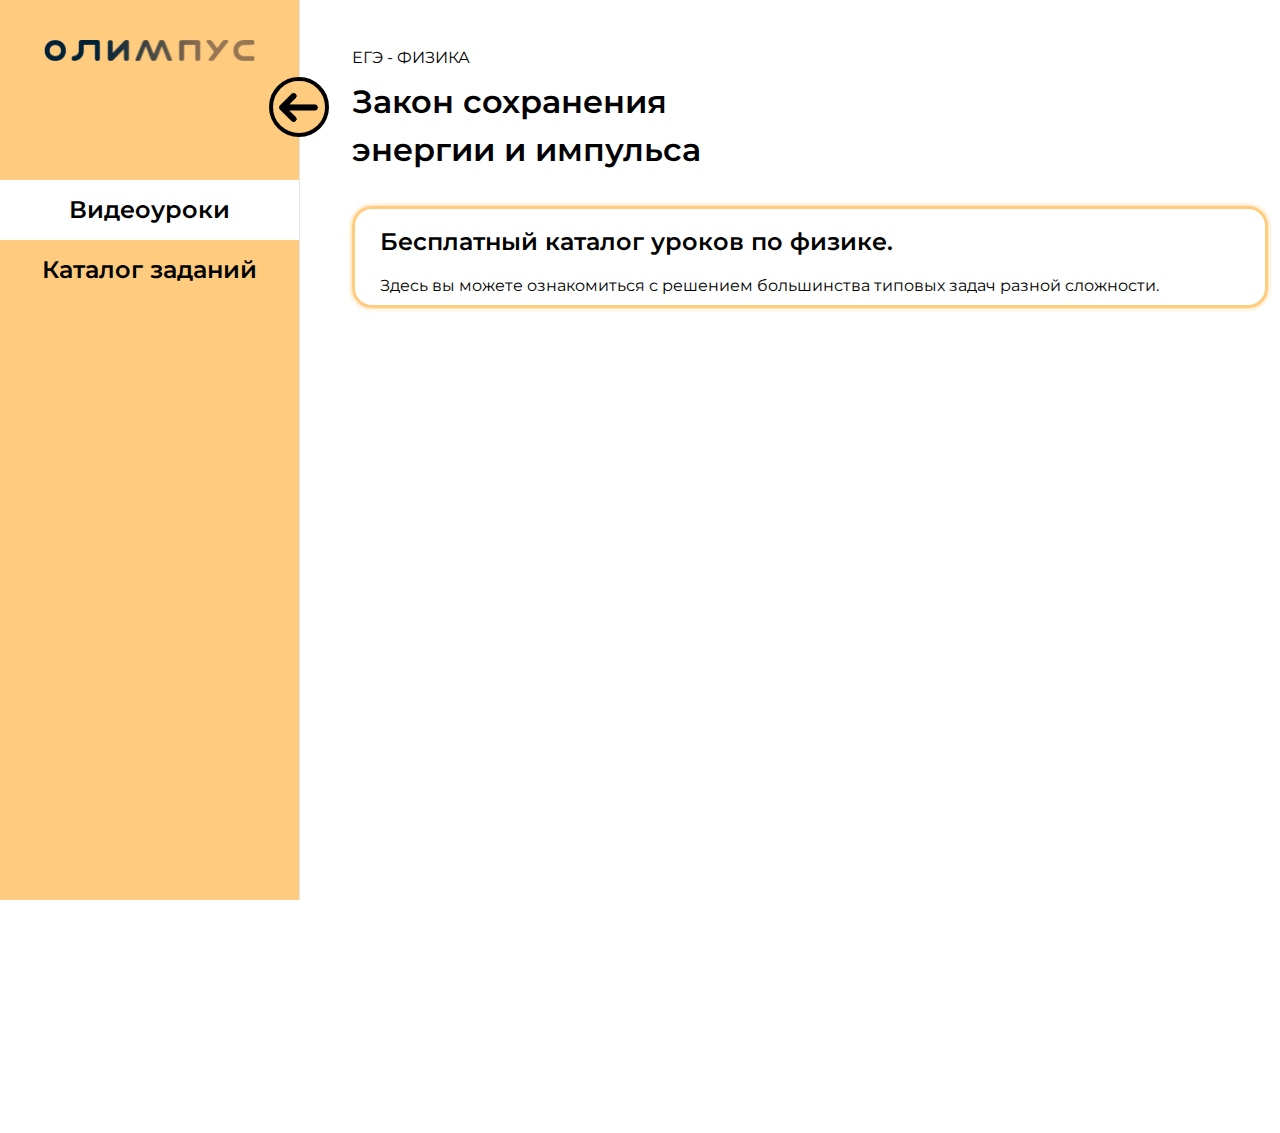
<file: pages/catalog-ege-2024-fizika/zakon-sohr-inergii-impulsa.html>
<!DOCTYPE html>
<html lang="rus">

<head>
    <meta charset="UTF-8">
    <meta http-equiv="X-UA-Compatible" content="IE=edge">
    <meta name="viewport" content="width=device-width, initial-scale=1.0">

    <link rel="stylesheet" href="../../css/normalize.css">
    <link rel="stylesheet" href="../../css/bootstrap.min.css">
    <link rel="stylesheet" href="../../css/catalog.css">
    <link rel="icon" type="image/png" href="../../img/main-icon.png">
    <title>Закон сохранения энергии и импульса</title>
</head>

<body>
    <div class="wrapper">
        <div class="body-content">
            <section class="body-content__section main-section">
                <div class="side-section">
                    <div class="side-section__button-back"></div>
                    <div class="side-section__main-text">
                        <div class="menu-logo">
                            <a href="../../index.html" class="logo-olimpys"></a>
                        </div>
                        <ul class="side-section__list">
                            <li class="side-section__item"><a href="../catalog-ege-fizika/catalog-ege-fizika.html"
                                    class="side-section__link active">Видеоуроки</a></li>
                            <li class="side-section__item"><a href="" class="side-section__link">Каталог заданий</a>
                            </li>
                        </ul>
                    </div>
                </div>
            </section>
        </div>



        <div class="container-fluid container-limit">
            <div class="row">
                <div class="col-xxl-4 col-xl-6 col-lg-8 col-md-12">
                    <span class="subject-name">ЕГЭ - Физика</span>
                    <h1 class="catalog-heading">Закон сохранения энергии и импульса</h1>
                </div>
            </div>
            <div class="row justify-content-center" style="margin-bottom: 35px;">
                <div class="col-12">
                    <div class="catalog-info">
                        <h3 class="catalog-info__heding">Бесплатный каталог уроков по физике.</h3>
                        <p class="catalog-info__description">Здесь вы можете ознакомиться с решением большинства типовых
                            задач разной сложности.</p>
                    </div>
                </div>
            </div>
            <div class="row justify-content-evenly folders-row">
                <iframe class="col-xxl-3 col-xl-4 col-lg-6 col-md-12 player"
                    src="https://www.youtube.com/embed/V46MBiDuno0"
                    title="ЗАКОН СОХРАНЕНИЯ ИМПУЛЬСА.  ЕГЭ по физике раз и навсегда!" frameborder="0"
                    allow="accelerometer; autoplay; clipboard-write; encrypted-media; gyroscope; picture-in-picture; web-share"
                    allowfullscreen></iframe>
                <iframe class="col-xxl-3 col-xl-4 col-lg-6 col-md-12 player"
                    src="https://www.youtube.com/embed/Js1-H2_a_nU"
                    title="25-ЫЙ НОМЕР ЕГЭ ПО ФИЗИКЕ.  Закон сохранения импульса" frameborder="0"
                    allow="accelerometer; autoplay; clipboard-write; encrypted-media; gyroscope; picture-in-picture; web-share"
                    allowfullscreen></iframe>
                <iframe class="col-xxl-3 col-xl-4 col-lg-6 col-md-12 player"
                    src="https://www.youtube.com/embed/J5BlXpc1T8U"
                    title="ЗАКОН СОХРАНЕНИЯ ЭНЕРГИИ И ИМПУЛЬСА. Как решать сложные задачи в ЕГЭ по физике?!"
                    frameborder="0"
                    allow="accelerometer; autoplay; clipboard-write; encrypted-media; gyroscope; picture-in-picture; web-share"
                    allowfullscreen></iframe>
            </div>
            <div class="row justify-content-evenly folders-row">
                <iframe class="col-xxl-3 col-xl-4 col-lg-6 col-md-12 player"
                    src="https://www.youtube.com/embed/30VXwYRB4pA"
                    title="ЗАКОН СОХРАНЕНИЯ ЭНЕРГИИ.  ЕГЭ и ОГЭ 2023 по физике!" frameborder="0"
                    allow="accelerometer; autoplay; clipboard-write; encrypted-media; gyroscope; picture-in-picture; web-share"
                    allowfullscreen></iframe>
            </div>
        </div>
    </div>
    <script src="../../js/catalog.js"></script>
</body>

</html>
</file>
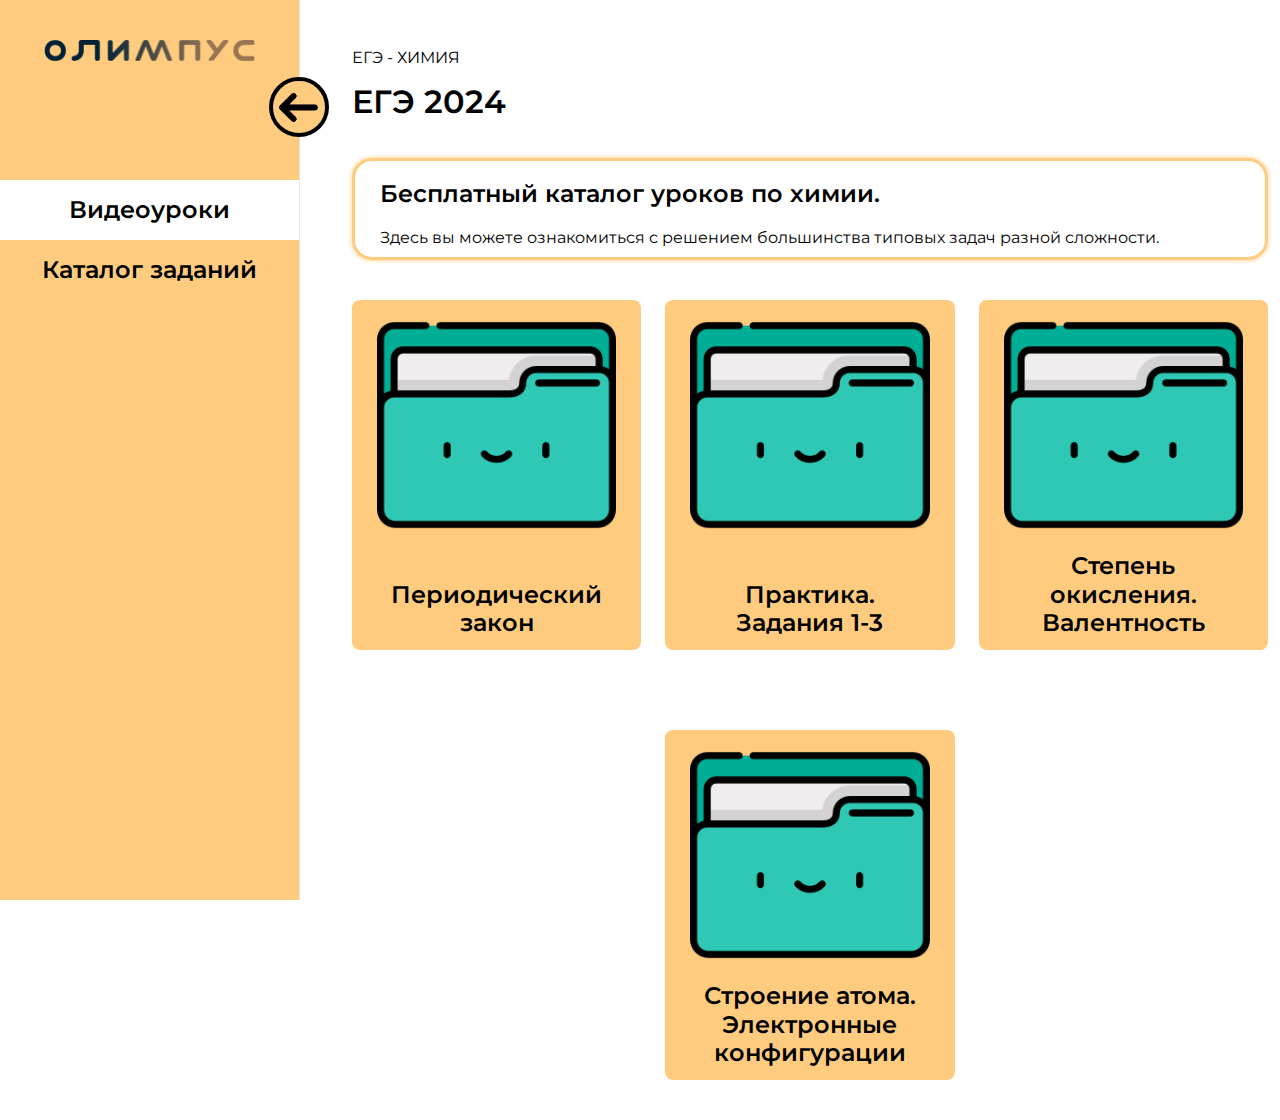
<file: pages/catalog-ege-2024-himiya/ege-2024-himiya.html>
<!DOCTYPE html>
<html lang="en">

<head>
    <meta charset="UTF-8">
    <meta http-equiv="X-UA-Compatible" content="IE=edge">
    <meta name="viewport" content="width=device-width, initial-scale=1.0">

    <link rel="stylesheet" href="../../css/normalize.css">
    <link rel="stylesheet" href="../../css/bootstrap.min.css">
    <link rel="stylesheet" href="../../css/catalog.css">
    <title>Видеоуроки по Химии ЕГЭ</title>
    <link rel="icon" type="image/png" href="../../img/main-icon.png">
</head>

<body>
    <div class="wrapper">
        <div class="body-content">
            <section class="body-content__section main-section">
                <div class="side-section">
                    <div class="side-section__button-back"></div>
                    <div class="side-section__main-text">
                        <div class="menu-logo">
                            <a href="../../index.html" class="logo-olimpys"></a>
                        </div>
                        <ul class="side-section__list">
                            <li class="side-section__item"><a href="../catalog-ege-himiya/catalog-ege-himiya.html"
                                    class="side-section__link active">Видеоуроки</a>
                            </li>
                            <li class="side-section__item"><a href="" class="side-section__link">Каталог заданий</a>
                            </li>
                        </ul>
                    </div>
                </div>
            </section>
        </div>



        <div class="container-fluid container-limit">
            <div class="row">
                <div class="col-xxl-3 col-xl-4 col-lg-6 col-md-12">
                    <span class="subject-name">ЕГЭ - Химия</span>
                    <h1 class="catalog-heading">ЕГЭ 2024</h1>
                </div>
            </div>
            <div class="row justify-content-center">
                <div class="col-12">
                    <div class="catalog-info">
                        <h3 class="catalog-info__heding">Бесплатный каталог уроков по химии.</h3>
                        <p class="catalog-info__description">Здесь вы можете ознакомиться с решением большинства типовых
                            задач разной сложности.</p>
                    </div>
                </div>
            </div>
            <div class="row justify-content-evenly folders-row">
                <div class="col-xxl-3 col-xl-4 col-lg-6 col-md-12 folder-cols">
                    <a href="periodich-zakon.html">
                        <div class="folder-card">
                            <img src="../../img/folder.png" alt="folder" class="folder-img">
                            <strong class="folder-name">Периодический закон</strong>
                        </div>
                    </a>
                </div>
                <div class="w-100"></div>
                <div class="col-xxl-3 col-xl-4 col-lg-6 col-md-12 folder-cols">
                    <a href="praktika1-3.html">
                        <div class="folder-card">
                            <img src="../../img/folder.png" alt="folder" class="folder-img">
                            <strong class="folder-name">Практика. Задания 1-3</strong>
                        </div>
                    </a>
                </div>
                <div class="w-100"></div>
                <div class="col-xxl-3 col-xl-4 col-lg-6 col-md-12 folder-cols">
                    <a href="okislenie-valentnost.html">
                        <div class="folder-card">
                            <img src="../../img/folder.png" alt="folder" class="folder-img">
                            <strong class="folder-name">Степень окисления. Валентность</strong>
                        </div>
                    </a>
                </div>
            </div>

            <div class="row justify-content-evenly folders-row">
                <div class="col-xxl-3 col-xl-4 col-lg-6 col-md-12 folder-cols">
                    <a href="stroenie-atoma.html">
                        <div class="folder-card">
                            <img src="../../img/folder.png" alt="folder" class="folder-img">
                            <strong class="folder-name">Строение атома. Электронные конфигурации</strong>
                        </div>
                    </a>
                </div>
                <div class="w-100"></div>
            </div>
        </div>
    </div>
    <script src="../../js/catalog.js"></script>
</body>

</html>
</file>
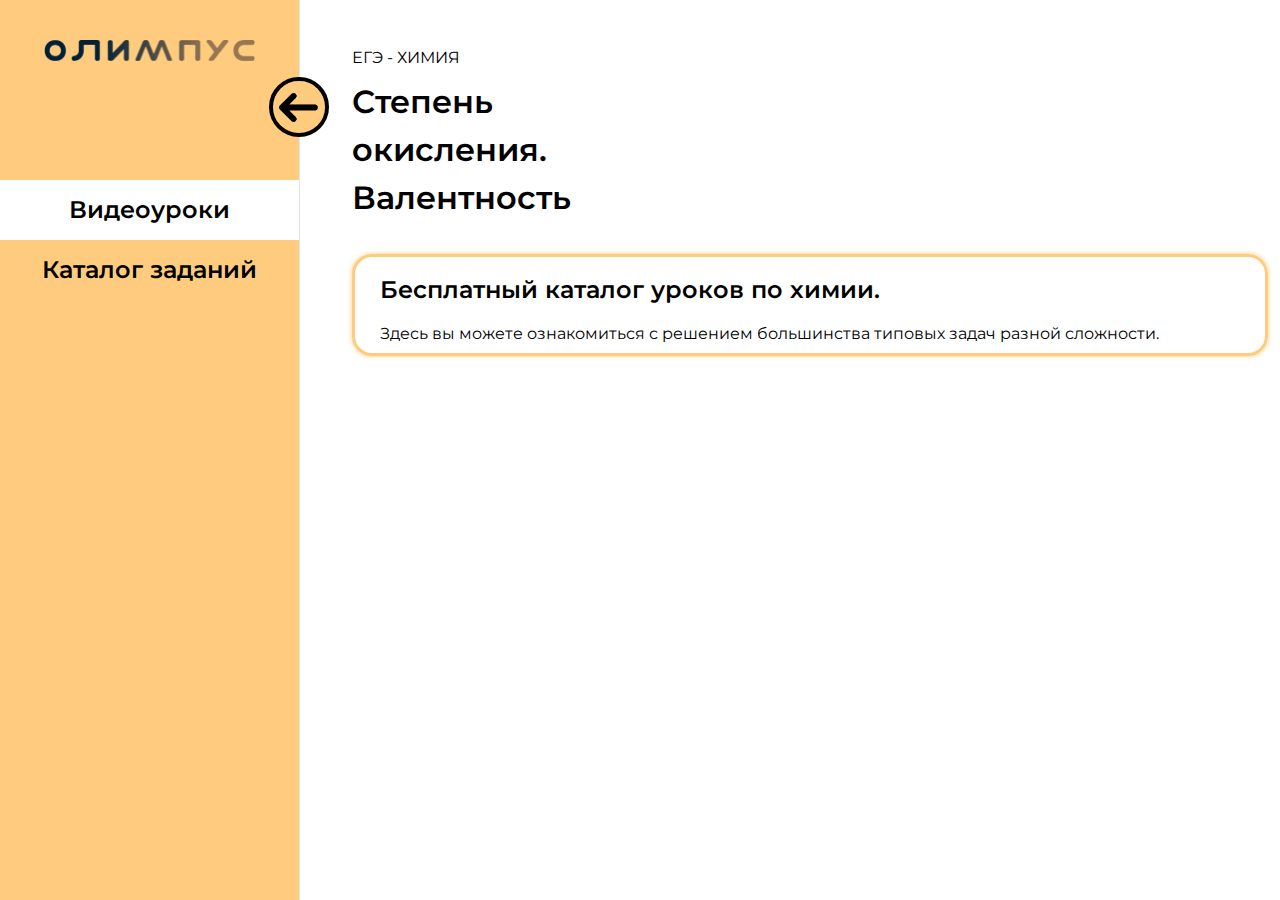
<file: pages/catalog-ege-2024-himiya/okislenie-valentnost.html>
<!DOCTYPE html>
<html lang="rus">

<head>
    <meta charset="UTF-8">
    <meta http-equiv="X-UA-Compatible" content="IE=edge">
    <meta name="viewport" content="width=device-width, initial-scale=1.0">

    <link rel="stylesheet" href="../../css/normalize.css">
    <link rel="stylesheet" href="../../css/bootstrap.min.css">
    <link rel="stylesheet" href="../../css/catalog.css">
    <link rel="icon" type="image/png" href="../../img/main-icon.png">
    <title>Степень окисления. Валентность</title>
</head>

<body>
    <div class="wrapper">
        <div class="body-content">
            <section class="body-content__section main-section">
                <div class="side-section">
                    <div class="side-section__button-back"></div>
                    <div class="side-section__main-text">
                        <div class="menu-logo">
                            <a href="../../index.html" class="logo-olimpys"></a>
                        </div>
                        <ul class="side-section__list">
                            <li class="side-section__item"><a href="../catalog-ege-himiya/catalog-ege-himiya.html"
                                    class="side-section__link active">Видеоуроки</a></li>
                            <li class="side-section__item"><a href="" class="side-section__link">Каталог заданий</a>
                            </li>
                        </ul>
                    </div>
                </div>
            </section>
        </div>



        <div class="container-fluid container-limit">
            <div class="row">
                <div class="col-xxl-3 col-xl-4 col-lg-6 col-md-12">
                    <span class="subject-name">ЕГЭ - Химия</span>
                    <h1 class="catalog-heading">Степень окисления. Валентность</h1>
                </div>
            </div>
            <div class="row justify-content-center" style="margin-bottom: 35px;">
                <div class="col-12">
                    <div class="catalog-info">
                        <h3 class="catalog-info__heding">Бесплатный каталог уроков по химии.</h3>
                        <p class="catalog-info__description">Здесь вы можете ознакомиться с решением большинства типовых
                            задач разной сложности.</p>
                    </div>
                </div>
            </div>
            <div class="row justify-content-evenly folders-row">
                <iframe class="col-lg-5 col-md-8 player" src="https://www.youtube.com/embed/QiqPtSLRYv4" title="Степень окисления. Валентность | Годовой курс ЕГЭ 2024 по химии | Занятие 3" frameborder="0" allow="accelerometer; autoplay; clipboard-write; encrypted-media; gyroscope; picture-in-picture; web-share" allowfullscreen></iframe>
            </div>
            
        </div>
    </div>
    <script src="../../js/catalog.js"></script>
</body>

</html>
</file>
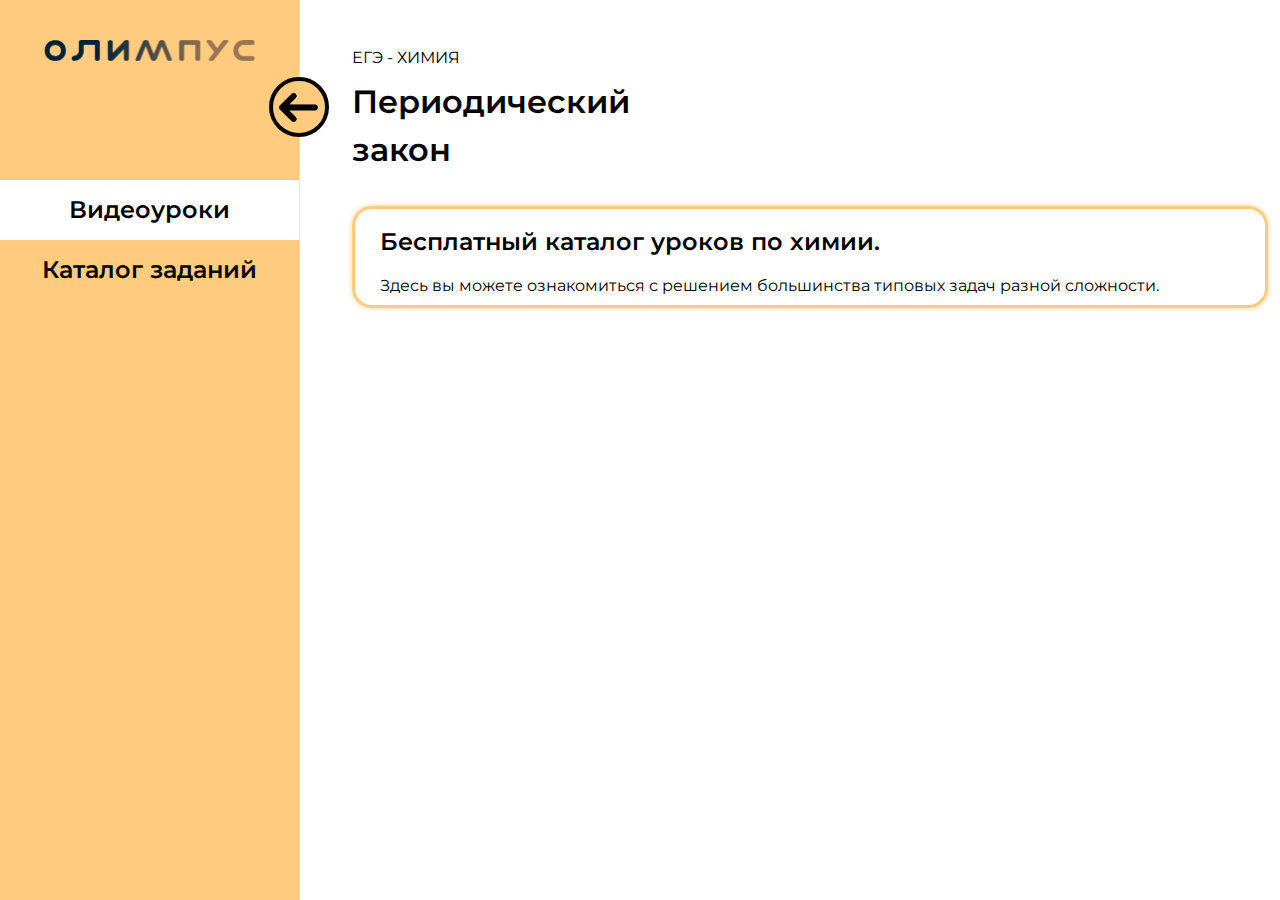
<file: pages/catalog-ege-2024-himiya/periodich-zakon.html>
<!DOCTYPE html>
<html lang="rus">

<head>
    <meta charset="UTF-8">
    <meta http-equiv="X-UA-Compatible" content="IE=edge">
    <meta name="viewport" content="width=device-width, initial-scale=1.0">

    <link rel="stylesheet" href="../../css/normalize.css">
    <link rel="stylesheet" href="../../css/bootstrap.min.css">
    <link rel="stylesheet" href="../../css/catalog.css">
    <link rel="icon" type="image/png" href="../../img/main-icon.png">
    <title>Периодический закон</title>
</head>

<body>
    <div class="wrapper">
        <div class="body-content">
            <section class="body-content__section main-section">
                <div class="side-section">
                    <div class="side-section__button-back"></div>
                    <div class="side-section__main-text">
                        <div class="menu-logo">
                            <a href="../../index.html" class="logo-olimpys"></a>
                        </div>
                        <ul class="side-section__list">
                            <li class="side-section__item"><a href="../catalog-ege-himiya/catalog-ege-himiya.html"
                                    class="side-section__link active">Видеоуроки</a></li>
                            <li class="side-section__item"><a href="" class="side-section__link">Каталог заданий</a>
                            </li>
                        </ul>
                    </div>
                </div>
            </section>
        </div>



        <div class="container-fluid container-limit">
            <div class="row">
                <div class="col-xxl-3 col-xl-4 col-lg-6 col-md-12">
                    <span class="subject-name">ЕГЭ - Химия</span>
                    <h1 class="catalog-heading">Периодический закон</h1>
                </div>
            </div>
            <div class="row justify-content-center" style="margin-bottom: 35px;">
                <div class="col-12">
                    <div class="catalog-info">
                        <h3 class="catalog-info__heding">Бесплатный каталог уроков по химии.</h3>
                        <p class="catalog-info__description">Здесь вы можете ознакомиться с решением большинства типовых
                            задач разной сложности.</p>
                    </div>
                </div>
            </div>
            <div class="row justify-content-evenly folders-row">
                <iframe class="col-lg-5 col-md-8 player" src="https://www.youtube.com/embed/dcJJSJzM43M" title="Годовой курс ЕГЭ 2024 по химии | Периодический закон | Занятие 3" frameborder="0" allow="accelerometer; autoplay; clipboard-write; encrypted-media; gyroscope; picture-in-picture; web-share" allowfullscreen></iframe>
            </div>
        </div>
    </div>
    <script src="../../js/catalog.js"></script>
</body>

</html>
</file>
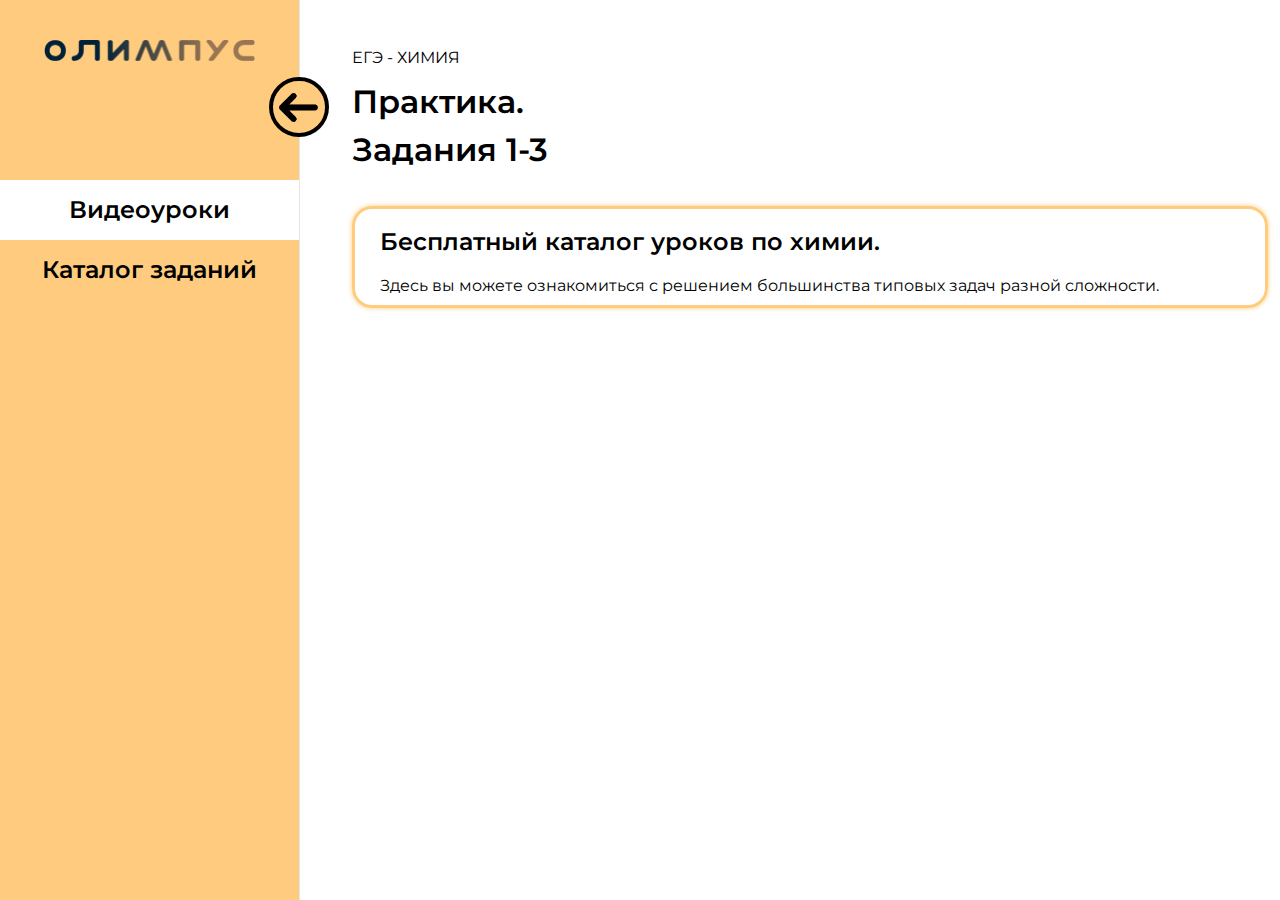
<file: pages/catalog-ege-2024-himiya/praktika1-3.html>
<!DOCTYPE html>
<html lang="rus">

<head>
    <meta charset="UTF-8">
    <meta http-equiv="X-UA-Compatible" content="IE=edge">
    <meta name="viewport" content="width=device-width, initial-scale=1.0">

    <link rel="stylesheet" href="../../css/normalize.css">
    <link rel="stylesheet" href="../../css/bootstrap.min.css">
    <link rel="stylesheet" href="../../css/catalog.css">
    <link rel="icon" type="image/png" href="../../img/main-icon.png">
    <title>Практика. Задания 1-3</title>
</head>

<body>
    <div class="wrapper">
        <div class="body-content">
            <section class="body-content__section main-section">
                <div class="side-section">
                    <div class="side-section__button-back"></div>
                    <div class="side-section__main-text">
                        <div class="menu-logo">
                            <a href="../../index.html" class="logo-olimpys"></a>
                        </div>
                        <ul class="side-section__list">
                            <li class="side-section__item"><a href="../catalog-ege-himiya/catalog-ege-himiya.html"
                                    class="side-section__link active">Видеоуроки</a></li>
                            <li class="side-section__item"><a href="" class="side-section__link">Каталог заданий</a>
                            </li>
                        </ul>
                    </div>
                </div>
            </section>
        </div>



        <div class="container-fluid container-limit">
            <div class="row">
                <div class="col-xxl-3 col-xl-4 col-lg-6 col-md-12">
                    <span class="subject-name">ЕГЭ - Химия</span>
                    <h1 class="catalog-heading">Практика. Задания 1-3</h1>
                </div>
            </div>
            <div class="row justify-content-center" style="margin-bottom: 35px;">
                <div class="col-12">
                    <div class="catalog-info">
                        <h3 class="catalog-info__heding">Бесплатный каталог уроков по химии.</h3>
                        <p class="catalog-info__description">Здесь вы можете ознакомиться с решением большинства типовых
                            задач разной сложности.</p>
                    </div>
                </div>
            </div>
            <div class="row justify-content-evenly folders-row">
                <iframe class="col-lg-5 col-md-8 player" src="https://www.youtube.com/embed/aDFLim8Cys4" title="Практика. Задания 1-3 | Годовой курс ЕГЭ 2024 по химии | Занятие 4" frameborder="0" allow="accelerometer; autoplay; clipboard-write; encrypted-media; gyroscope; picture-in-picture; web-share" allowfullscreen></iframe>
            </div>
            
        </div>
    </div>
    <script src="../../js/catalog.js"></script>
</body>

</html>
</file>
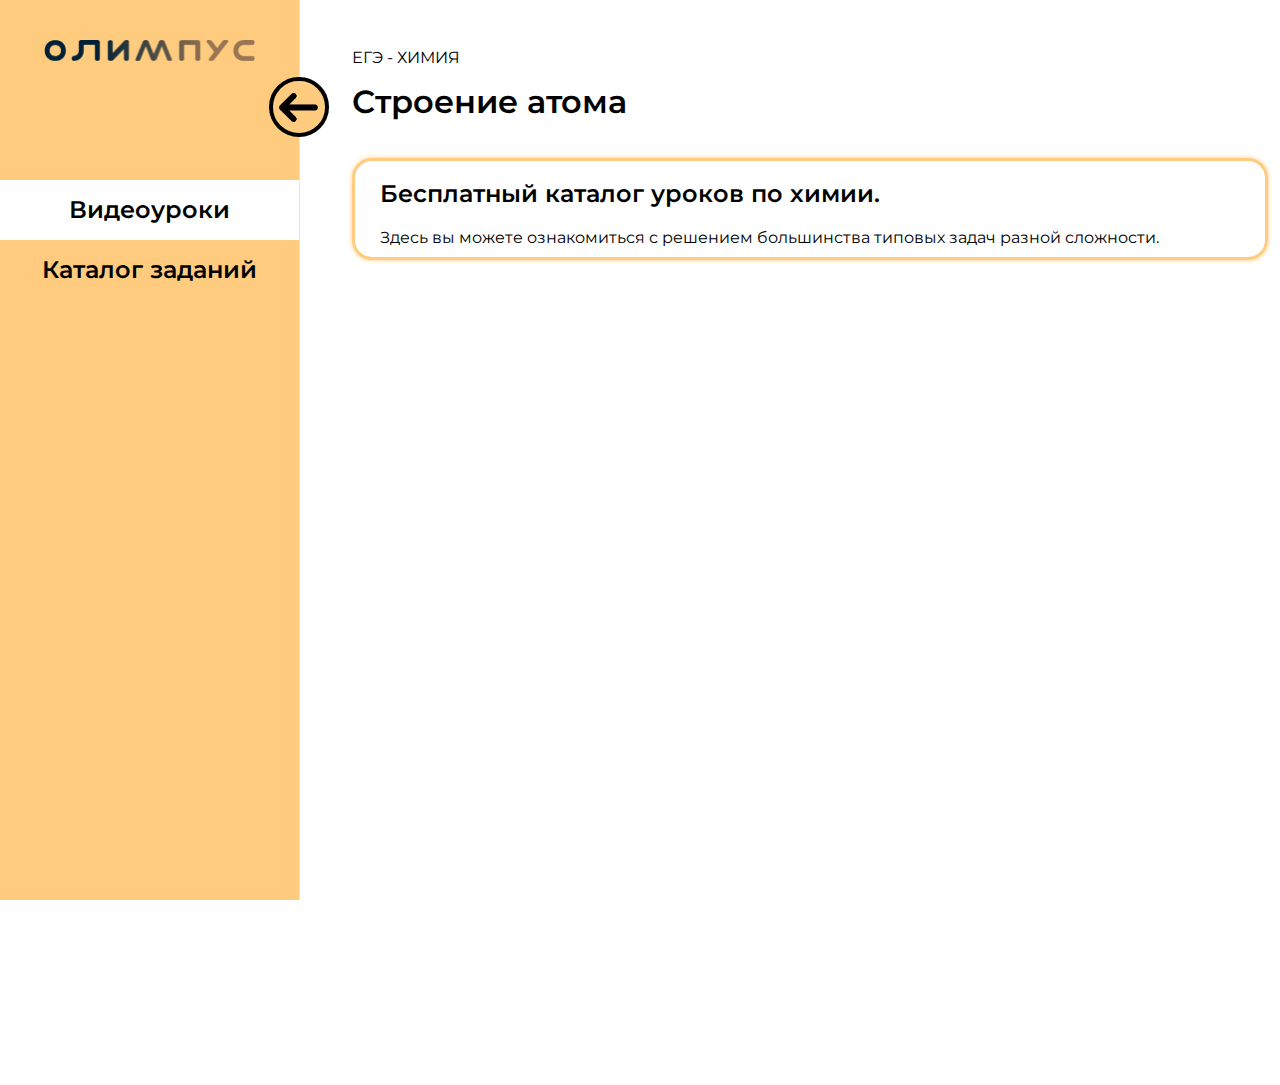
<file: pages/catalog-ege-2024-himiya/stroenie-atoma.html>
<!DOCTYPE html>
<html lang="rus">

<head>
    <meta charset="UTF-8">
    <meta http-equiv="X-UA-Compatible" content="IE=edge">
    <meta name="viewport" content="width=device-width, initial-scale=1.0">

    <link rel="stylesheet" href="../../css/normalize.css">
    <link rel="stylesheet" href="../../css/bootstrap.min.css">
    <link rel="stylesheet" href="../../css/catalog.css">
    <link rel="icon" type="image/png" href="../../img/main-icon.png">
    <title>Строение атома</title>
</head>

<body>
    <div class="wrapper">
        <div class="body-content">
            <section class="body-content__section main-section">
                <div class="side-section">
                    <div class="side-section__button-back"></div>
                    <div class="side-section__main-text">
                        <div class="menu-logo">
                            <a href="../../index.html" class="logo-olimpys"></a>
                        </div>
                        <ul class="side-section__list">
                            <li class="side-section__item"><a href="../catalog-ege-himiya/catalog-ege-himiya.html"
                                    class="side-section__link active">Видеоуроки</a></li>
                            <li class="side-section__item"><a href="" class="side-section__link">Каталог заданий</a>
                            </li>
                        </ul>
                    </div>
                </div>
            </section>
        </div>



        <div class="container-fluid container-limit">
            <div class="row">
                <div class="col-xxl-3 col-xl-4 col-lg-6 col-md-12">
                    <span class="subject-name">ЕГЭ - Химия</span>
                    <h1 class="catalog-heading">Строение атома</h1>
                </div>
            </div>
            <div class="row justify-content-center" style="margin-bottom: 35px;">
                <div class="col-12">
                    <div class="catalog-info">
                        <h3 class="catalog-info__heding">Бесплатный каталог уроков по химии.</h3>
                        <p class="catalog-info__description">Здесь вы можете ознакомиться с решением большинства типовых
                            задач разной сложности.</p>
                    </div>
                </div>
            </div>
            <div class="row justify-content-evenly folders-row">
                <iframe class="col-lg-5 col-md-8 player" src="https://www.youtube.com/embed/kWNezjPiQQY"
                    title="Годовой курс ЕГЭ 2024 по химии | Строение атома. Электронные конфигурации | Занятие 1"
                    frameborder="0"
                    allow="accelerometer; autoplay; clipboard-write; encrypted-media; gyroscope; picture-in-picture; web-share"
                    allowfullscreen></iframe>
            </div>
            <div class="row justify-content-evenly folders-row">
                <iframe class="col-lg-5 col-md-8 player" src="https://www.youtube.com/embed/T_Wp73_VsQs"
                    title="&quot;Годовой курс ЕГЭ 2024 по химии |  Возбужденное состояние атома. | Занятие 2&quot;"
                    frameborder="0"
                    allow="accelerometer; autoplay; clipboard-write; encrypted-media; gyroscope; picture-in-picture; web-share"
                    allowfullscreen></iframe>
            </div>
        </div>
    </div>
    <script src="../../js/catalog.js"></script>
</body>

</html>
</file>
<file: css/style.css>
/*
* Prefixed by https://autoprefixer.github.io
* PostCSS: v8.4.14,
* Autoprefixer: v10.4.7
* Browsers: last 4 version
*/

/* montserrat-regular - cyrillic_latin */
@font-face {
    font-display: swap; /* Check https://developer.mozilla.org/en-US/docs/Web/CSS/@font-face/font-display for other options. */
    font-family: 'Montserrat';
    font-style: normal;
    font-weight: 400;
    src: url('../fonts/montserrat-v25-cyrillic_latin-regular.woff2') format('woff2'); /* Chrome 36+, Opera 23+, Firefox 39+, Safari 12+, iOS 10+ */
  }

  /* montserrat-600 - cyrillic_latin */
@font-face {
    font-display: swap; /* Check https://developer.mozilla.org/en-US/docs/Web/CSS/@font-face/font-display for other options. */
    font-family: 'Montserrat';
    font-style: normal;
    font-weight: 600;
    src: url('../fonts/montserrat-v25-cyrillic_latin-600.woff2') format('woff2'); /* Chrome 36+, Opera 23+, Firefox 39+, Safari 12+, iOS 10+ */
  }

/* montserrat-700 - cyrillic_latin */
 @font-face {
  font-display: swap; /* Check https://developer.mozilla.org/en-US/docs/Web/CSS/@font-face/font-display for other options. */
  font-family: 'Montserrat';
  font-style: normal;
  font-weight: 700;
  src: url('../fonts/montserrat-v25-cyrillic_latin-700.woff2') format('woff2'); /* Chrome 36+, Opera 23+, Firefox 39+, Safari 12+, iOS 10+ */
}

/* montserrat-800 - cyrillic_latin */
@font-face {
  font-display: swap; /* Check https://developer.mozilla.org/en-US/docs/Web/CSS/@font-face/font-display for other options. */
  font-family: 'Montserrat';
  font-style: normal;
  font-weight: 800;
  src: url('../fonts/montserrat-v25-cyrillic_latin-800.woff2') format('woff2'); /* Chrome 36+, Opera 23+, Firefox 39+, Safari 12+, iOS 10+ */
}

* {
    -webkit-box-sizing: border-box;
            box-sizing: border-box;
}

html{
    font-family: 'Open Sans', sans-serif;
}

html,
body{
    width: 100%;
    height: 100vh;
    color: #000;
    font-family: 'Montserrat', sans-serif;
    font-size: 16px;
    line-height: 1;
    font-weight: 400;

    background-color: #e5e5e5;
}
body.no-scrol{
    overflow: hidden;
}
p,
h2{
    margin: 0;
    line-height: inherit;
    font-weight: inherit;
}

a{
    text-decoration: none;
    color: inherit;
}

ul{
    list-style: none;
    padding: 0;
    margin: 0;
}

button{
    border: none;
}


img{
    max-width: 100%;
}

*:focus{
    opacity: 0.5;
    outline: none;
}
.text-center{
    text-align: center;


}


.object-top{
    -o-object-position: top;
       object-position: top;
}
.object-center{
    -o-object-position: center;
       object-position: center;
}
.hidden{
    display: none !important; 
}
.wraper{
    display: -webkit-box;
    display: -ms-flexbox;
    display: flex;
    -webkit-box-orient: vertical;
    -webkit-box-direction: normal;
        -ms-flex-direction: column;
            flex-direction: column;

    min-height: 100%;
    overflow:hidden;
}

.burger{
    display: none;

    width: 60px;
    height: 60px;

    border-radius: 10px;
    background: url('../img/burger-menu-black.svg') center center no-repeat transparent;
    background-size: cover;
}

.burger:hover{
    background-image: url('../img/burger-menu-white.svg');
    background-color: #FF9900;
}

.btn{
    display: inline-block;
    padding: 22px 36px;
    border-radius: 5px;

    text-align: center;
    font-size: 24px;
    line-height: 1;
    font-weight: 700;
}

.btn-bright{
    color: #fff;
    background-color: #FF9900;
    border: 3px solid #FF9900;
}

.btn-bright:hover{
    background-color: #f8a323;
    border: 3px solid #f8a323;
}

.btn-border{
    border: 3px solid #FF9900;
}

.btn-border:hover{
    background-color: #FF9900;
    color: #fff;
}

.section-heading {
    margin-bottom: 20px;

    font-size: 2.75rem;
    line-height: 1;
    font-weight: 400;
}

.main{
    -webkit-box-flex: 1;
        -ms-flex: 1 1 auto;
            flex: 1 1 auto;
    padding-top: 100px;
}

/*--------- HEADER -----------*/

.header{
    -webkit-box-shadow: 0 4px 4px rgba(0, 0, 0, 0.25);
            box-shadow: 0 4px 4px rgba(0, 0, 0, 0.25);
    position: fixed;
    top: 0;
    left: 0;
    z-index: 5;
    width: 100%;

    background-color: #fff;
    /* margin-bottom: 50px; */
}


._container {
    max-width: 1800px;
    padding: 0 15px;
    margin: 0 auto;
}

.header__container{
    
    display: -webkit-box;
    
    display: -ms-flexbox;
    
    display: flex;
    -webkit-box-pack: justify;
        -ms-flex-pack: justify;
            justify-content: space-between;
    -webkit-box-align: center;
        -ms-flex-align: center;
            align-items: center;

    min-height: 100px;
}

.header__logo{
    padding: 5px 5px 5px 0;
    width: 217px;
    height: 60px;
}

.header__logo-img{
    width: 100%;
    height: 100%;
    -o-object-fit: contain;
       object-fit: contain;
}

.menu__list{
    display: -webkit-box;
    display: -ms-flexbox;
    display: flex;
    -webkit-box-align: center;
        -ms-flex-align: center;
            align-items: center;
    -ms-flex-wrap: wrap;
        flex-wrap: wrap;
    
}

.menu__item{
    position: relative;
    z-index: 50;
    display: block;
}

.menu__item:not(:last-child){

    margin-right: 35px;
}

.menu__link{
    padding: 5px;
    font-size: 18px;
    font-weight: 700;
}

.menu__link:hover{
    color: #FF9900b2;
}

.header__right{
    display: -webkit-box;
    display: -ms-flexbox;
    display: flex;
    -webkit-box-align: center;
        -ms-flex-align: center;
            align-items: center;
}


.header__contact{
    display: -webkit-box;
    display: -ms-flexbox;
    display: flex;
    -webkit-box-orient: vertical;
    -webkit-box-direction: normal;
        -ms-flex-direction: column;
            flex-direction: column;
    -webkit-box-pack: center;
        -ms-flex-pack: center;
            justify-content: center;
    -webkit-box-align: center;
        -ms-flex-align: center;
            align-items: center;
    
    margin-right: 30px;
}

.header__order-call,
.header__number{
    margin-bottom: 10px;

    font-size: 18px;
    line-height: 1;
    font-weight: 600;

}

.header__number{
    position: relative;
    opacity: 0.6;
    padding-left: 30px;
    color: #53bdee;
}

.header__number:hover{
    opacity: 0.8;
}

.header__number::before{
    position: absolute;
    top: -4px;
    left: 0;

    content: '';
    display: inline-block;

    width: 24px;
    height: 24px;
    
    background: url('../img/telegram-icon.png') center no-repeat transparent;
    background-size: contain;
    -webkit-transition: -webkit-transform 0.3s ease-in-out;
    transition: -webkit-transform 0.3s ease-in-out;
    -o-transition: transform 0.3s ease-in-out;
    transition: transform 0.3s ease-in-out;
    transition: transform 0.3s ease-in-out, -webkit-transform 0.3s ease-in-out;
}

.header__number:hover::before{
    -webkit-transform: rotate(360deg);
        -ms-transform: rotate(360deg);
            transform: rotate(360deg);
}

.header__order-call{
    cursor: pointer;
    color: #FF9900;
}

.header__order-call:hover{
    opacity: 0.7;
}

.call-btn{
    height: 60px;
    width: 60px;

    border-radius: 10px;
    background: url('../img/phone-icon.svg') center center no-repeat #FF9900;
    background-size: 70%;
}

.header__call-btn{
    display: none;
    margin-right: 30px;
}

.login-btn{
    position: relative;

    padding: 18px 13px 18px 60px;

    font-size: 24px;
    line-height: 1;
    font-weight: 600;

    border-radius: 10px;
    color: #fff;
    background-color: #1b6060;
}

.login-btn::before{
    position: absolute; 
    top: 14px; 
    left: 10px;
    

    content: url('../img/login-icon.svg');
    display: block;

    height: 40px;
    width: 40px;
}

.login-btn:hover{
    background-color: #1b6060c2;
}

/*--------- CATALOG -------*/
.click-close{
    position: fixed;
    top: 0;
    left: 0;
    z-index: 7;

    display: none;

    height: 100vh;
    width: 100%;
}
.click-close.active{
    display: initial;
}


.catalog-btn{
    position: relative;
    z-index: 50;
    cursor: pointer;
    padding-right: 30px;

    font-size: 1.125rem;
    line-height: 1;
    font-weight: 700;
}

.catalog-btn:hover{
    color: #FF9900b2;
}

.catalog-btn::after{
    position: absolute;
    top: 0;
    right: 0;

    content: '';
    display: block;

    width: 28px;
    height: 100%;
    background: url('../img/arrow-narrow-circle-broken-down-svgrepo-com.svg') center no-repeat transparent;
    background-size: contain;
    -webkit-transition: -webkit-transform 0.3s ease;
    transition: -webkit-transform 0.3s ease;
    -o-transition: transform 0.3s ease;
    transition: transform 0.3s ease;
    transition: transform 0.3s ease, -webkit-transform 0.3s ease;
    transform: rotate(90deg);
}

.catalog-btn:hover::after{
    /* background-image: url('../img/catalog-btn-icon-bright.svg'); */
    transform: translateY(2px) rotate(90deg);
}

.catalog-btn.catalog-btn-active{
    color: #FF9900b2;
}

.catalog-btn.catalog-btn-active::after{
    -webkit-transform: rotate(-90deg);
        -ms-transform: rotate(-90deg);
            transform: rotate(-90deg);
    background-image: url('../img/arrow-narrow-circle-broken-down-svgrepo-com.svg');
}

.catalog-menu{
    position: absolute;

    top: 40px;
    left: 0;
    z-index: 100;
    display: none;

    width: 800px;
    padding: 15px 20px 15px 0;

    background-color: #fff;
    border-radius: 10px;
    -webkit-filter: drop-shadow(0 0 80px #858585);
            filter: drop-shadow(0 0 80px #858585);
}

.catalog-menu.catalog-menu-active{
    display: -webkit-box;
    display: -ms-flexbox;
    display: flex;
}

.catalog-menu__rectangle{
    position: absolute;
    top: -2px;
    left: 35px;
    z-index: -1;

    width: 30px;
    height: 30px;

    border-radius: 4px;
    -webkit-transform: rotate(45deg);
        -ms-transform: rotate(45deg);
            transform: rotate(45deg);
    background-color: #fff;
}


.catalog-menu.catalog-left-active{
    display: -webkit-box;
    display: -ms-flexbox;
    display: flex;
    left: 115%;
    top: -20px;
    z-index: 20;
}

.catalog-menu.catalog-left-active .catalog-menu__rectangle{
    left: -2px;
    top: 15px;
}

.catalog-menu__sections {
    -webkit-box-flex: 0;
        -ms-flex: 0 0 25%;
            flex: 0 0 25%;
    margin: -15px 0;
}
.catalog-menu__sections-item {
    width: 100%;
    padding: 20px 10px;

    text-align: center;
    font-size: 1.1rem;
    line-height: 1;
    font-weight: 600;

    cursor: pointer;
    color: #fff;
    background-color: #214aa9d1;
}
.catalog-menu__sections-item:first-child{
    border-top-left-radius: 10px;
}
.catalog-menu__sections-item:last-child{
    border-bottom-left-radius: 10px;
}
.catalog-menu__sections-item.active{
    background-color: #fff;
    color: #000;
}
.catalog-menu__sections-item:hover:not(.catalog-menu__sections-item.active){
    background-color: #197f7f89;
}
.catalog-menu__content {
    display: none;
    -webkit-box-flex: 0;
        -ms-flex: 0 0 75%;
            flex: 0 0 75%;
    height: 100%;
}
.catalog-menu__content.active{
    display: initial;
}
.catalog-menu__subjecst-list {
    display: -webkit-box;
    display: -ms-flexbox;
    display: flex;
    /* flex-direction: column; */
    -webkit-box-pack: center;
        -ms-flex-pack: center;
            justify-content: center;
    -ms-flex-wrap: wrap;
        flex-wrap: wrap;

    height: 100%;
}
.catalog-menu__subject {
    max-width: 200px;
    padding: 15px 10px;

    font-size: 1.1rem;
    line-height: 1;
    font-weight: 600;
}
.catalog-menu__subject-link{
    padding: 10px;
    border-radius: 10px;
}
.catalog-menu__subject-link:hover{
    background-color: #00000015;
}

/*------------- LEFT MENU ---------- */

.left-menu{
    position: fixed;
    top: 0;
    left: 0;
    z-index: 10;

    display: block;
    overflow: scroll;

    height: 100vh;
    max-width: 720px;

    padding-top: 10px;
    padding-bottom: 50px;
    padding-left: 20px;
    padding-right: 20px;


    background-color: #fff;

    -webkit-transition: -webkit-transform 0.3s ease-in-out;

    transition: -webkit-transform 0.3s ease-in-out;

    -o-transition: transform 0.3s ease-in-out;

    transition: transform 0.3s ease-in-out;

    transition: transform 0.3s ease-in-out, -webkit-transform 0.3s ease-in-out;
    -webkit-transform: translateX(-101%);
        -ms-transform: translateX(-101%);
            transform: translateX(-101%);
}

.left-menu__btn-wrapper{
    display: -webkit-box;
    display: -ms-flexbox;
    display: flex;
    -webkit-box-pack: justify;
        -ms-flex-pack: justify;
            justify-content: space-between;
    -webkit-box-align: center;
        -ms-flex-align: center;
            align-items: center;

    margin-bottom: 60px;
}

.left-menu__btn{
    display: block;
    width: 40px;
    height: 40px;

    background: url('../img/X.svg') left top no-repeat transparent;
    background-size: 95%;
}

.left-menu__heading{
    display: block;
    text-align: center;

    margin-bottom: 80px;
    
    font-size: 40px;
    line-height: 1;
    font-weight: 400;
    opacity: 0.5;
}

.left-menu__list{
    display: -webkit-box;
    display: -ms-flexbox;
    display: flex;
    -webkit-box-orient: vertical;
    -webkit-box-direction: normal;
        -ms-flex-direction: column;
            flex-direction: column;
    -webkit-box-align: center;
        -ms-flex-align: center;
            align-items: center;
}

.left-menu__item{
    position: relative;

    display: -webkit-box;

    display: -ms-flexbox;

    display: flex;
    -webkit-box-pack: center;
        -ms-flex-pack: center;
            justify-content: center;
    width: 100%;
    padding-left: 30px;
    padding-right: 30px;
}


.left-menu__item:not(:last-child){
    margin-bottom: 40px;
}

.left-menu__link{
    width: 100%;
    padding-right: 10px;
    padding-left: 10px;
    padding-top: 8px;
    padding-bottom: 8px;

    font-size: 24px;
    line-height: 1;
    font-weight: 600;

    border-radius: 5px;
    background-color: #8585852d;
}

.catalog-link{
    display: none;
}

.catalog-link{
    display: none;
}

.left-menu-active{
    -webkit-transform: none;
        -ms-transform: none;
            transform: none;
}

.left-menu__login-btn{
    display: none;
    padding-top: 20px;
    padding-bottom: 20px;
}

.menu-overlay{
    position: fixed;
    top: 0;
    left: 0;
    z-index: 5;

    display: none;

    height: 100vh;
    width: 100%;

    background-color: rgba(0, 0, 0, 0.4);
}

.menu-overlay-active{
    display: block;
}
/* --acordion-- */
.left-menu__catalog {
    width: 100%;
}

.catalog-acordion {
    display: -webkit-box;
    display: -ms-flexbox;
    display: flex;
    -webkit-box-orient: vertical;
    -webkit-box-direction: normal;
        -ms-flex-direction: column;
            flex-direction: column;
    -webkit-box-align: center;
        -ms-flex-align: center;
            align-items: center;
}
.catalog-acordion__title {
    display: -webkit-box;
    display: -ms-flexbox;
    display: flex;
    -webkit-box-pack: justify;
        -ms-flex-pack: justify;
            justify-content: space-between;
    -webkit-box-align: center;
        -ms-flex-align: center;
            align-items: center;

    width: 100%;
    min-height: 30px;
    padding-right: 10px;
    padding-left: 10px;
    padding-top: 6px;
    padding-bottom: 6px;
    
    background-color: #ff990065;
    border-radius: 5px;
}
.catalog-acordion__title.active{
    opacity: 0.5;
}
.catalog-acordion__title.active > span{
    -webkit-transform: rotate(180deg);
        -ms-transform: rotate(180deg);
            transform: rotate(180deg);
}
.catalog-acordion__title:hover{
    opacity: 0.9;
}
.catalog-acordion__title-text {
    font-size: 1.5rem;
    line-height: 1;
    font-weight: 600;
}
.catalog-acordion__title-icon {
    width: 30px;
    height: 30px;
    background: url('../img/down-arrow.png') center no-repeat transparent;
    background-size: contain;
}
.catalog-acordion__content {
    width: 100%;
}
.acordion-content {
    padding: 5px;
    max-height: 0;
    border-bottom: 1px solid #000;
    opacity: 0;
    visibility: hidden;
    -webkit-transition: max-height 0.5 ease-out, opacity 0.1s ease-out, visibility 0.1s ease-out;
    -o-transition: max-height 0.5 ease-out, opacity 0.1s ease-out, visibility 0.1s ease-out;
    transition: max-height 0.5 ease-out, opacity 0.1s ease-out, visibility 0.1s ease-out;
    
}
.acordion-content.active{
    visibility: visible;
    opacity: 1;
    max-height:-webkit-fit-content;
    max-height:-moz-fit-content;
    max-height:fit-content;
}
.acordion-content__list {
    display: -webkit-box;
    display: -ms-flexbox;
    display: flex;
    -webkit-box-orient: vertical;
    -webkit-box-direction: normal;
        -ms-flex-direction: column;
            flex-direction: column;
    -webkit-box-align: center;
        -ms-flex-align: center;
            align-items: center;
}
.acordion-content__item:not(:last-child) {
    margin-bottom: 8px;
}
.acordion-content__link {
    display: inline-block;
    padding: 10px;
    font-size: 1rem;
    line-height: 1.2;
    font-weight: 600;
    border-radius: 8px;
}
.acordion-content__link:hover{
    background-color: #396fdb;
}
.forse-auth{
    display: inline-block;
    position: absolute;
    left: 50%;
    transform: translateX(-50%);
    top: 2rem;
    width: 100%;

    text-align: center;
    font-size: 1.2rem;
    line-height: 1;
    font-weight: 600;
    color: #FF9900;
}
/* --------- MODAL =========== */
/* call-modal */

._modal-wraper {
    position: fixed;
    left: 50%;
    top: 50%;
    z-index: 10;
    -webkit-transform: translate(-50%, -50%);
        -ms-transform: translate(-50%, -50%);
            transform: translate(-50%, -50%);

    display: none;
}
._modal-wraper.active{
    display: initial;
}
.call-back__text-input._error,
.number-input._error,
.submit__text-input._error,
.modal-input._error {
    -webkit-box-shadow: 0 0 15px red;
            box-shadow: 0 0 15px red;
}
.input-error-text{
    display: inline-block;
    color: red;
}
.registration__form .input-error-text{
    margin-top: 0.5rem;
    text-align:initial ;
    font-size: 0.9rem;
    font-weight: 400;
    line-height: 1.1;
}
.login .input-error-text{
    margin-top: -1.2rem;
    margin-bottom: 0.8rem;
    line-height: 1;
    font-weight: 600;
}
.call-back {
    width: 530px;
    min-height: 600px;
}
.call-back,
.account {
    background-color: #fff;
    border-radius: 8px;
}

.modal-content {
    display: -webkit-box;
    display: -ms-flexbox;
    display: flex;
    -webkit-box-orient: vertical;
    -webkit-box-direction: normal;
        -ms-flex-direction: column;
            flex-direction: column;
    -webkit-box-align: center;
        -ms-flex-align: center;
            align-items: center;


    padding: 20px;
}
.call-back__img {
    width: 170px;
    height: 170px;
}
.modal-img{

    margin-bottom: 20px;
}
.call-back__heading {
    margin-bottom: 15px;
}
.modal-heading {
    font-size: 1.25rem;
    font-weight: 600;
    line-height: 1;
    text-transform: uppercase;
    text-align: center;
}
.call-back__description {
    margin-bottom: 35px;
}
.call-back__description,
.call-back__agreements,
.submit__agreements{
    width: 380px;

    font-size: 0.875rem;
    line-height: 1.125;
    font-weight: 400;

    text-align: center;
    color: rgb(131, 135, 148);
}
.modal-form{
    display: -webkit-box;
    display: -ms-flexbox;
    display: flex;
    -webkit-box-orient: vertical;
    -webkit-box-direction: normal;
        -ms-flex-direction: column;
            flex-direction: column;
    width: 300px;
}
.call-back__form {
    gap: 16px;
    margin-bottom: 35px;
}
.modal-input:focus{
    border: 2px solid #000;
    opacity: 1;
}

.modal-input,
.number-input__country-sign{
    border: 2px solid rgb(224, 226, 231);
    
    font-size: 1rem;
    line-height: 1.25;
}
.modal-input {
    width: 100%;
    padding: 7px 12px 9px;

    border-radius: 8px;
    outline: none;
}

.number-input {
    display: -webkit-box;
    display: -ms-flexbox;
    display: flex;
    border-radius: 8px;
}
.number-input__country-sign {
    -webkit-box-flex: 0;
        -ms-flex: 0 0 15%;
            flex: 0 0 15%;
    padding: 7px 0 9px 0;

    border-top-left-radius: 8px;
    border-bottom-left-radius: 8px;
    border-right: none;
    text-align: center;
}
.number-input__feald {
    -webkit-box-flex: 0;
        -ms-flex: 0 0 85%;
            flex: 0 0 85%;

    border-top-left-radius: 0px;
    border-bottom-left-radius: 0px;
}
.modal-btn{
    padding: 7px 20px 9px 20px;
    border-radius: 8px;

    font-size: 1rem;
    line-height: 1.25;
    font-weight: 600;
    border: 2px solid transparent;
    color: #fff;
}
.call-back__submit-btn {
    background-color: #1b6060;
}

.link-underline {
    text-decoration: underline;
}
.modal-close{
    position: absolute;
    top: -65px;
    right: -65px;

    width: 60px;
    height: 60px;

    cursor: pointer;
    background: url('../img/X-white.svg') center no-repeat transparent;
    background-position: contain;
}
.modal-close:hover{
    opacity: 0.8;
}

/* account modal */
.account {
    width: 450px;
    min-height: 600px;

    background-color: #fff;
    border-radius: 8px;
}
.account__content{
    padding-top: 90px;
}
.account-tab{
    display: none;
    -webkit-box-orient: vertical;
    -webkit-box-direction: normal;
        -ms-flex-direction: column;
            flex-direction: column;
    -webkit-box-align: center;
        -ms-flex-align: center;
            align-items: center;
    width: 100%;
}
.account-tab.active{
    display: -webkit-box;
    display: -ms-flexbox;
    display: flex;
}
.account__img{
    width: 300px;
    height: auto;
}
.account__login {
}
.login {
}
.login__heading {
    margin-bottom: 30px;
}
.login__form {
    display: -webkit-box;
    display: -ms-flexbox;
    display: flex;
    -webkit-box-orient: vertical;
    -webkit-box-direction: normal;
        -ms-flex-direction: column;
            flex-direction: column;
    width: 300px;
}
.login__email-input {
    margin-bottom: 16px;
}
.login__pasword-input {
}
.login__recover-link-container{
    display: -webkit-box;
    display: -ms-flexbox;
    display: flex;
    -webkit-box-pack: end;
        -ms-flex-pack: end;
            justify-content: flex-end;
}
.login__recover-link{
    width: -webkit-fit-content;
    width: -moz-fit-content;
    width: fit-content;
    margin-top: 8px;
    margin-bottom: 12px;

    font-size: 14px;
    line-height: 1;
    font-weight: 400;


}
.login__recover-link,
.login__reg-btn,
.registration__log-btn{
    color: #396fdb;
    cursor: pointer;
}
.login__recover-link:hover,
.login__reg-btn:hover{
    opacity: 0.8;
}
.login__submit-btn {
    background-color: #1b6060;
    margin-bottom: 20px;
}
.login__alternative,
.registration__alternative {
    display: -webkit-box;
    display: -ms-flexbox;
    display: flex;
    padding-top: 15px;
    padding-bottom: 8px;
    border-top: 1px solid rgb(177, 177, 177);

    font-size: 1rem;
    line-height: 1.2;
    font-weight: 400;

}
.login__alternative-text,
.registration__alternative-text{
    margin-right: 10px;
}
.account__registration {
}
.registration {
}
.registration__heading {
    margin-bottom: 10px;
}
.registration__warning {
    margin-bottom: 20px;
    font-size: 1rem;
    line-height: 1.2;
    font-weight: 400;
}
.registration__form {
    gap: 16px;
    margin-bottom: 20px;
}
.registration__name {
}
.registration__surname {
}
.registration__email {
}
.registration__password {
}
.registration__personal-check {
    position: relative;

    width: 100%;
    padding-left: 20px;

    font-size: 0.75rem;
    line-height: 1.2;
    font-weight: 400;

    cursor: pointer;
}
.registration__personal-check._error{
    -webkit-box-shadow: 0 0 15px red;
    box-shadow: 0 0 15px red;
}
.registration__checkbox{
    display: none;
}
.registration__checkbox + span{
    position: absolute;
    top: 1px;
    left: 0;
    bottom: 0;
    width: 12px;
    height: 12px;
    border: 1px solid #585858;
}
.registration__checkbox + span::before{
    content: '';
    position: absolute;
    top: 0;
    left: 0;
    right: 0;
    bottom: 0;

    background: url('../img/form-check-icon.png') center no-repeat;
    background-size: contain;
    opacity: 0;
    -webkit-transition: opasity 0.3s ease-in-out;
    -o-transition: opasity 0.3s ease-in-out;
    transition: opasity 0.3s ease-in-out;
}
.registration__checkbox:checked + span:before{
    opacity: 1;
}
.registration__submit-btn {
    background-color: #006364;
}
.account__recovery {
    padding-top: 20px;
}
.recovery {
}
.recovery__back {
    position: absolute;
    top: 0;
    left: 0;

    display: inline-block;
    width: -webkit-fit-content;
    width: -moz-fit-content;
    width: fit-content;
    height: 20px;
    padding-left: 28px;


    font-size: 1.125rem;
    line-height: 1.2;
    font-weight: 600;

    -webkit-transform: translate(calc(50% - 20px), 50%);

        -ms-transform: translate(calc(50% - 20px), 50%);

            transform: translate(calc(50% - 20px), 50%);
    cursor: pointer;
    color: #396fdb;
}
.recovery__back:hover{
    opacity: 0.8;
}
.recovery__back::before{
    content: '';
    position: absolute;
    top: -1px;
    left: 0;

    width: 20px;
    height: 20px;

    background: url('../img/modal-back-icon.png') center no-repeat;
    background-size: contain;
}
.recovery__heading {
    margin-bottom: 20px;
}
.recovrey__info {
    margin-bottom: 30px;

    font-size: 0.875rem;
    line-height: 1.2;
    font-weight: 400;
    text-align: center;
}
.recovrey__form {
    gap: 20px;
}
.recovery__email {
}
.recovrey__submit-btn {
    background-color: #006364;
}

/* submit */
.submit-wraper{
    display: -webkit-box;
    display: -ms-flexbox;
    display: flex;
    -webkit-box-align: center;
        -ms-flex-align: center;
            align-items: center;
    -webkit-box-pack: center;
        -ms-flex-pack: center;
            justify-content: center;
    width: 100%;
    min-height: 100%;
    height: auto;

    background: url('../../img/Meteor.svg') center no-repeat transparent;
    background-size: cover;
}
.submit{
    width: 800px;
    min-height: 600px;
 }
.submit__content{
    width: 100%;
    height: 100%;
    padding: 4rem;
    background-color: #fff;
    border-radius: 12px;
}
.submit.disabled{
    display: none;
}
.submit__img{
    width: 200px;
    height: 200px;
}
.submit__heading{
    font-size: 2rem;
    margin-bottom: 20px;
}
.submit__p{
    font-size: 1.25rem; 
    text-align: center;
    margin-bottom: 15px;
}
.submit__submit-btn{
    padding: 12px 20px;
}
.submit__text{
    margin-bottom: 25px;
    font-size: 1rem;
    text-align: center;
    line-height: 1.5;
}
.submit__choise{
    font-size: 1.2rem;
    margin-bottom: 20px;
}
.choise{
    display: -webkit-box;
    display: -ms-flexbox;
    display: flex;
    -webkit-box-orient: vertical;
    -webkit-box-direction: normal;
        -ms-flex-direction: column;
            flex-direction: column;
    gap: 10px;
}
.choise__item{
    display: -webkit-box;
    display: -ms-flexbox;
    display: flex;
    -webkit-box-pack: center;
        -ms-flex-pack: center;
            justify-content: center;
    -webkit-box-align: center;
        -ms-flex-align: center;
            align-items: center;
    -ms-flex-wrap: wrap;
        flex-wrap: wrap;
}
.choise__name{
    margin-right: 10px;
    font-size: 1.3rem;
    line-height: 1;
    font-weight: 600;
}
.choise__field{
    text-wrap: nowrap;
}

.submit__form{
    gap: 30px;
    margin-bottom: 35px;
    width: 500px;
}
.modal-input{
    font-size: 1.2rem;
    line-height: 1.5;
}
.number-input__country-sign.submit-country-sign{
    display: -webkit-box;
    display: -ms-flexbox;
    display: flex;
    -webkit-box-pack: center;
        -ms-flex-pack: center;
            justify-content: center;
    -webkit-box-align: center;
        -ms-flex-align: center;
            align-items: center;
    font-size: 1.4rem;
}
.success {
    display: none;
    -webkit-box-orient: vertical;
    -webkit-box-direction: normal;
        -ms-flex-direction: column;
            flex-direction: column;
    -webkit-box-align: center;
        -ms-flex-align: center;
            align-items: center;
    padding: 30px 20px;
    background-color: #fff;
    border-radius: 10px;
}
.success.active{
    display: -webkit-box;
    display: -ms-flexbox;
    display: flex;
}
.success__h {
    margin-bottom: 20px;
    font-size: 2rem;
    line-height: 1;
    font-weight: 600;
}
.success__p {
    margin-bottom: 20px;
    font-size: 1.3rem;
    line-height: 1.5;
    font-weight: 600;
}

/*--------- HERO -----------*/


.hero__container{
    position: relative;
    display: -webkit-box;
    display: -ms-flexbox;
    display: flex;
    -webkit-box-orient: vertical;
    -webkit-box-direction: normal;
        -ms-flex-direction: column;
            flex-direction: column;
    -webkit-box-pack: justify;
        -ms-flex-pack: justify;
            justify-content: space-between;

    min-height: 720px;
    padding: 100px 0 100px 80px;
    margin-bottom: 150px;
    border-bottom-left-radius: 40px 40px;
    border-bottom-right-radius: 40px 40px;

    color: #fff;
    background: url('../img/snow-bg-2.gif') center center no-repeat transparent;
    background-size: cover;
}

.hero__logo{
    position: absolute;
    right: 15%;
    top: 100px;

    height: 300px;
    width: auto;
    opacity: 0.8;
}

.hero__text{
    max-width: 50%;
    margin-bottom: 50px;
}

.hero__heading{
    margin-bottom: 25px;

    font-size: 4.375rem;
    line-height: 1.21;
    font-weight: 700;
}

.hero__description{
    font-size: 2rem;
    line-height: 1.5;
    font-weight: 600;
}

.hero__buttons{
    display: -webkit-box;
    display: -ms-flexbox;
    display: flex;
    -webkit-box-align: center;
        -ms-flex-align: center;
            align-items: center;
}

.hero__start{
    margin-right: 35px;
}

/*--------- ABOUT -----------*/

.about__container {
    position: relative;
    overflow: hidden;

    margin-bottom: 150px;
    padding: 50px 15px;

    text-align: center;
    border-radius: 30px;
    /* color: #fff; */
}
.about__content{
    position: relative;
    z-index: 2;

    display: -webkit-box;

    display: -ms-flexbox;

    display: flex;
    -webkit-box-orient: vertical;
    -webkit-box-direction: normal;
        -ms-flex-direction: column;
            flex-direction: column;
    -webkit-box-align: center;
        -ms-flex-align: center;
            align-items: center;

}
.about__heading {
    margin-bottom: 20px;

    /* font-size: 2.5rem;
    font-weight: 600; */
}

.about__description {
    max-width: 80%;

    font-size: 1.5rem;
    line-height: 1.6;
    font-weight: 400;
}

.about__bg{
    position: absolute;
    z-index: 1;
    top: 0;
    left: 0;
    bottom: 0;
    width: 100%;

    -webkit-filter: brightness(0.7);

            filter: brightness(0.7);
}

.about__bg-img{
    width: 100%;
    -o-object-fit: cover;
       object-fit: cover;
    height: 100%;
}

/*--------- COURSES -----------*/

.courses__container{
    margin-bottom: 150px;
}

.courses__heading{
    text-align: center;
    margin-bottom: 35px;
}

.courses__list{
    display: -webkit-box;
    display: -ms-flexbox;
    display: flex;
    -webkit-box-pack: center;
        -ms-flex-pack: center;
            justify-content: center;
    -webkit-box-align: stretch;
        -ms-flex-align: stretch;
            align-items: stretch;
}

.courses__item:not(:last-child){
    margin-right: 50px;
}

.course-card{
    display: -webkit-box;
    display: -ms-flexbox;
    display: flex;
    -webkit-box-orient: vertical;
    -webkit-box-direction: normal;
        -ms-flex-direction: column;
            flex-direction: column;

    max-width: 520px;
    min-height: 620px;
    border: 2px solid #fff;

    border-radius: 20px;
    overflow: hidden;
    background-color: #fff;
}

.course-card__img-container{
    height: 320px;
}

.course-card__img{
    width: 100%;
    height: 100%;
    -o-object-fit: cover;
       object-fit: cover;
}

.course-card__content{
    display: -webkit-box;
    display: -ms-flexbox;
    display: flex;
    -webkit-box-orient: vertical;
    -webkit-box-direction: normal;
        -ms-flex-direction: column;
            flex-direction: column;
    -webkit-box-flex: 1;
        -ms-flex: 1 1 auto;
            flex: 1 1 auto;

    padding: 15px 20px 35px 20px;
}

.course-card__text{
    -webkit-box-flex: 1;
        -ms-flex: 1 1 auto;
            flex: 1 1 auto;

    margin-bottom: 25px;
}


.course-card__heding{
    display: block;
    margin-bottom: 15px;

    font-size: 24px;
    line-height: 1;
    font-weight: 600;
}
.course-card__item{
    position: relative;

    padding-left: 15px;

    font-size: 1.25rem;
    line-height: 1.5;
    font-weight: 400;
}
.course-card__item::before{
    position: absolute;
    top: 11px;
    left: 0;
    content: '';

    width: 6px;
    height: 6px;
    border-radius: 50%;

    background-color: #000;
}
.course-card__item:not(:last-child){
    margin-bottom: 25px;
}

.course-card__btn-container > *{
    text-align: center;
}

.course-card__btn-container > *:not(:last-child){
    margin-right: 20px;
}

.course-card__btn{
    display: inline-block;

    padding: 10px 15px;

    font-size: 24px;
    line-height: 1;
    font-weight: 600;

    border-radius: 5px;
    border: 3px solid #484bf2;
}

.course-card__btn:hover{
    background-color: #484bf2;
    color: #fff;
}
.course-card__btn:active,
.course-card__btn:focus{
    background-color: #e9605a;
    border: 3px solid #e9605a;
    opacity: 1;
}

/* ------------------- TUTORS ------------- */
.tutors__container{
    margin-bottom: 150px;
}

.tutors__heading{
    text-align: center;
    margin-bottom: 65px;
}

.tutors__cards-container{
    display: -webkit-box;
    display: -ms-flexbox;
    display: flex;
    -webkit-box-pack: center;
        -ms-flex-pack: center;
            justify-content: center;
    -webkit-box-align: stretch;
        -ms-flex-align: stretch;
            align-items: stretch;
}

.tutors__cards-container > *:not(:last-child){
    margin-right: 45px;
}

.tutor-card{
    display: -webkit-box;
    display: -ms-flexbox;
    display: flex;
    -webkit-box-orient: vertical;
    -webkit-box-direction: normal;
        -ms-flex-direction: column;
            flex-direction: column;
    -webkit-box-align: center;
        -ms-flex-align: center;
            align-items: center;
    max-width: 400px;
}

.tutor-card__img-wraper{
    position: relative;
    height: 330px;
    width: 330px;
    margin-bottom: -80px;
}



.tutor-card__img{
    position: absolute;
    top: 0;
    left: 0;
    width: 100%;
    height: 100%;
    -o-object-fit: contain;
       object-fit: contain;
    -webkit-filter: drop-shadow(0 0 5px #345e90);
            filter: drop-shadow(0 0 5px #345e90);
}

.tutor-card__content{
    
    display: -webkit-box;
    
    display: -ms-flexbox;
    
    display: flex;
    -webkit-box-orient: vertical;
    -webkit-box-direction: normal;
        -ms-flex-direction: column;
            flex-direction: column;
    -webkit-box-pack: justify;
        -ms-flex-pack: justify;
            justify-content: space-between;   

    min-height: 520px;
    height: calc(100% - 250px);
    border: 3px solid #345e90;
    -webkit-box-shadow: 0 0 5px #345e90;
            box-shadow: 0 0 5px #345e90;
    border-radius: 20px;
    background-color: #fff;
}

.tutor-card__text{
    -webkit-box-flex: 1;
        -ms-flex: 1 1 auto;
            flex: 1 1 auto;
    padding: 85px 20px 0 20px;
    margin-bottom: 20px;
}

.tutor-card__name{
    display: block;

    margin-bottom: 20px;

    font-size: 24px;
    line-height: 1;
    font-weight: 700;
}

.tutors-card__list{
    margin-bottom: 45px;
}

.tutor-card__item{
    position: relative;

    padding-left: 15px;

    font-size: 1.25rem;
    line-height: 1.5;
    font-weight: 400;    
}

.tutor-card__item::before{
    position: absolute;
    top: 11px;
    left: 0;
    content: '';

    width: 6px;
    height: 6px;
    border-radius: 50%;

    background-color: #000;
}

.tutor-card__item:not(:last-child){
    margin-bottom: 25px;
}

.tutor-card__decription{
    font-size: 18px;
    line-height: 1.4;
    font-weight: 400;
}

.tutor-card__btn-more{
    display: block;
    text-align: center;

    border-bottom-left-radius: 10px 10px;
	border-bottom-right-radius: 10px 10px;

    padding: 15px 0;

    font-size: 16px;
    font-weight: 600;

    background-color: #345e90;
    color: #fff;
}

.tutor-card__btn-more:hover{
   opacity: 0.8;
}

/* -------EXUMPLES ----------- */

.exumples__container{
    margin-bottom: 150px;
}

.exumples__heading{
    text-align: center;
}

.exumples__description{
    margin-bottom: 30px;

    text-align: center;
    font-size: 18px;
    line-height: 1.4;
    font-weight: 400;
}

.exumples__video-container{
    display: -webkit-box;
    display: -ms-flexbox;
    display: flex;
    -webkit-box-align: center;
        -ms-flex-align: center;
            align-items: center;
    -webkit-box-pack: center;
        -ms-flex-pack: center;
            justify-content: center;    
}

.exumples__youtube-link{
    font-weight: 700;
    color: #e33303;
}

.exumples__youtube-link:hover{
    opacity: 0.7;
}

.swiper {
    width: 100%;
    max-width: 100%;
    height: 400px;
  }

.swiper-slide{
    display: flex;
    justify-content: space-around;
    align-items: center;
    /* flex-wrap: wrap; */
    gap: 15px;

    /* padding-right: 45px;
    padding-left: 45px; */
    padding-bottom: 40px;
}

.exumples__video{
    flex-basis: 40%;
    height: 100%;
}

/* -------------- CLIENTS ----------- */

.clients__container{
    margin-bottom: 150px;
    display: -webkit-box;
    display: -ms-flexbox;
    display: flex;
    -webkit-box-orient: vertical;
    -webkit-box-direction: normal;
        -ms-flex-direction: column;
            flex-direction: column;
    -webkit-box-align: center;
        -ms-flex-align: center;
            align-items: center;
}

.clients__heading{
    text-align: center;
    margin-bottom: 35px;
}

.clients__list{
    display: -webkit-box;
    display: -ms-flexbox;
    display: flex;
    -webkit-box-pack: center;
        -ms-flex-pack: center;
            justify-content: center;
    -webkit-box-align: stretch;
        -ms-flex-align: stretch;
            align-items: stretch;
    -ms-flex-wrap: wrap;
        flex-wrap: wrap;
}

.clients__item{
    max-width: 440px;
    min-height: 370px;
    padding: 25px 35px;

    border-radius: 15px;
    background-color: #fff;
}

.clients__item:not(:nth-child(3n)){
    margin-right: 35px;
}

.clients__item:nth-last-child(n+4){
    margin-bottom: 35px;
}

.user-card{
    display: -webkit-box;
    display: -ms-flexbox;
    display: flex;
    -webkit-box-orient: vertical;
    -webkit-box-direction: normal;
        -ms-flex-direction: column;
            flex-direction: column;
    border: 2px solid #345e90;
    -webkit-filter: drop-shadow(0 0 5px #345e90);
            filter: drop-shadow(0 0 5px #345e90);
}

.user-card__profile{
    display: -webkit-box;
    display: -ms-flexbox;
    display: flex;
    -webkit-box-align: center;
        -ms-flex-align: center;
            align-items: center;

    height: 125px;
    padding-bottom: 20px;
    margin-bottom: 15px;
    border-bottom: 1px solid grey;
}

.user-card__avatar{

    width: 63px;
    height: 63px;
    margin-right: 15px;
    
}

.user-card__user-name{
    display: -webkit-box;
    display: -ms-flexbox;
    display: flex;
    -webkit-box-align: center;
        -ms-flex-align: center;
            align-items: center;

    margin-bottom: 10px;

    font-size: 24px;
    line-height: 1;
    font-weight: 600;
}

.user-card__user-profi-link{
    display: inline-block;

    height: 30px;
    width: 30px;
    margin-left: 7px;

    background: url('../img/user-icon-profiru.png') center center no-repeat transparent;
    background-size: cover;

    -webkit-transform: translateY(1px);

        -ms-transform: translateY(1px);

            transform: translateY(1px);
}

.user-card__user-vk-link{
    display: inline-block;

    height: 30px;
    width: 30px;
    margin-left: 7px;

    background: url('../img/vk-icon.svg') center center no-repeat transparent;
    background-size: cover;

    -webkit-transform: translateY(1px);

        -ms-transform: translateY(1px);

            transform: translateY(1px);
}

.user-card__user-class{

    font-size: 16px;
    line-height: 1;
    font-weight: 400;
}

.user-card__testimonial-text{
    

    font-size: 16px;
    line-height: 2;
    font-weight: 400;
}

.clients__btn-more{
    display: none;

}

/* ---------- FOOTER ------------ */
.footer{
    background-color: #18579b;
}

.footer__container{
    display: -webkit-box;
    display: -ms-flexbox;
    display: flex;
    -webkit-box-pack: justify;
        -ms-flex-pack: justify;
            justify-content: space-between;
    -webkit-box-align: center;
        -ms-flex-align: center;
            align-items: center;
    min-height: 110px;

    color: #fff;
}

.footer__logo{
    position: relative;
    height: 70px;
    width: 240px;
}

.footer__logo-img{
    position: absolute;
    top: 0;
    left: 0;
    width: 100%;
    height: 100%;
    -o-object-fit: contain;
       object-fit: contain;
}

.footer__nav-list{
    display: -webkit-box;
    display: -ms-flexbox;
    display: flex;
    -webkit-box-align: center;
        -ms-flex-align: center;
            align-items: center;
}

.footer__nav-item:not(:last-child){
    margin-right: 35px;
}

.footer__nav-link{
    font-size: 1.125rem;
    line-height: 1;
    font-weight: 600;
}

.footer__nav-link:hover{
    color: #FF9900;
}

.footer__cocial-list{
    display: -webkit-box;
    display: -ms-flexbox;
    display: flex;
    -webkit-box-align: center;
        -ms-flex-align: center;
            align-items: center;
}

.footer__social-item:not(:last-child){
    margin-right: 25px;
}

.footer__social-link{
    display: inline-block;
    width: 60px;
    height: 60px;
}

.vk-link{
    background: url('../img/vk-svgrepo-com.svg') center center no-repeat transparent;
    background-size: 66%;
}

.youtube-link{
    background: url('../img/footer-youtube.svg') center center no-repeat transparent;
    background-size: cover;
}

.telegram-link{
    background: url('../img/footer-telegram.svg') center center no-repeat transparent;
    background-size: 68%;
}

/* -------------------------------------------- */
/* TUTORS MORE */
/* ------------------------------------------------- */

._tutors-wraper{
    background: url('../img/tutors-more-bg.jpg') center center no-repeat;
    background-size: cover;
    padding: 25px 0;
}

.tutors-more__top{
    display: -webkit-box;
    display: -ms-flexbox;
    display: flex;
    -webkit-box-pack: justify;
        -ms-flex-pack: justify;
            justify-content: space-between;
    -webkit-box-align: stretch;
        -ms-flex-align: stretch;
            align-items: stretch;
    margin-bottom: 120px;
}

.tutors-more__column-left,
.tutors-more__column-right,
.tutors-more__bottom-left,
.tutors-more__bottom-right {
    display: -webkit-box;
    display: -ms-flexbox;
    display: flex;
    -webkit-box-orient: vertical;
    -webkit-box-direction: normal;
        -ms-flex-direction: column;
            flex-direction: column;
    -webkit-box-align: center;
        -ms-flex-align: center;
            align-items: center;
    width: 700px;
}
.tutors-more__column-right,
.tutors-more__bottom-right {
    -webkit-box-pack: justify;
        -ms-flex-pack: justify;
            justify-content: space-between;
}
.tutors-more__column-left{
    -webkit-box-align: center;
        -ms-flex-align: center;
            align-items: center;
}

.more-card {
    display: -webkit-box;
    display: -ms-flexbox;
    display: flex;
    -webkit-box-orient: vertical;
    -webkit-box-direction: normal;
        -ms-flex-direction: column;
            flex-direction: column;
    -webkit-box-align: center;
        -ms-flex-align: center;
            align-items: center;
}
.more-card__img-container{
    width: 450px;
    height: 450px;
    margin-bottom: -180px;
}
.more-card__img {
    position: relative;
    z-index: 5;

    width: 100%;
    height: 100%;
    -o-object-fit: contain;
       object-fit: contain;

    -webkit-filter: drop-shadow(0 0 10px black);

            filter: drop-shadow(0 0 10px black);
}
.more-card__body {
    display: -webkit-box;
    display: -ms-flexbox;
    display: flex;
    -webkit-box-orient: vertical;
    -webkit-box-direction: normal;
        -ms-flex-direction: column;
            flex-direction: column;
    -webkit-box-align: center;
        -ms-flex-align: center;
            align-items: center;

    padding: 190px 60px 100px 60px;
    border-radius: 40px;

    border: 12px solid #007c7d;
    background-color: #fff;
    -webkit-filter: drop-shadow(0 0 10px #000);
            filter: drop-shadow(0 0 10px #000);
}
.more-card__name {
    text-align: center;
    margin-bottom: 10px;

    font-size: 1.75rem;
    line-height: 1.5;
    font-weight: 700;

    color: #006364;
}
.more-card__post {
    margin-bottom: 15px;

    font-size: 1.75rem;
    line-height: 1;
    font-weight: 600;    
}
.more-card__post_padding{
    margin: 30px 0px 15px 0px;
}
.more-card__item {
    font-size: 1.5rem;
    line-height: 1.5;
    font-weight: 600;   
}

.more-card__number{
    font-size: 1.5rem;
    font-weight:600;
}

.more-card__item:not(:last-child){
    margin-bottom: 25px;
}

.tutors-more__bottom{
    display: -webkit-box;
    display: -ms-flexbox;
    display: flex;
    -webkit-box-pack:justify;
        -ms-flex-pack:justify;
            justify-content:space-between;
}


.tuturs-more__social {
    display: -webkit-box;
    display: -ms-flexbox;
    display: flex;
    -webkit-box-orient: vertical;
    -webkit-box-direction: normal;
        -ms-flex-direction: column;
            flex-direction: column;
    -webkit-box-align: center;
        -ms-flex-align: center;
            align-items: center;
    margin-bottom: 80px;
}

.tuturs-more__social>*:not(:last-child){
    margin-bottom: 40px;
}

.tutors-more__vk-link,
.tutors-more__youtube-link,
.tutors-more__telegram-link {
    display: -webkit-box;
    display: -ms-flexbox;
    display: flex;
    -webkit-box-align: center;
        -ms-flex-align: center;
            align-items: center;
    
    font-size: 1.375rem;
    line-height: 1;
    font-weight: 700;
    color: #fff;
}

.tutors-more__vk-ikon,
.tutors-more__youtube-ikon,
.tutors-more__telegram-ikon {
    width: 82px;
    height: 67px;
    margin-right: 60px;
}

.tutors-more__vk-ikon {
    background: url('../img/tutors-more-vk-icon.png') center center no-repeat transparent;
    background-size: contain;
}
.tutors-more__telegram-link {

}
.tutors-more__telegram-ikon {
    background: url('../img/tutors-more-telegram-icon.png') center center no-repeat transparent;
    background-size: contain;
}


.tutors-more__youtube-ikon{
background: url('../img/tutors-more-youtube-play.svg') center center no-repeat transparent;
background-size: contain;
}

.tutors-more__logo {
    width: 215px;
    height: 330px;
}
.tutors-more__logo-img{
    width: 100%;
    height: 100%;
    -o-object-fit: contain;
       object-fit: contain;
}

.tutors-more__achivements {
    padding: 80px 15px 100px 15px;

    border-radius: 40px;
    color: #fff;
    background-color: #007c7d;
    -webkit-filter: drop-shadow(0 0 10px #000);
            filter: drop-shadow(0 0 10px #000);
}
.tutors-more__achivements > ul:not(:last-child){
    margin-bottom: 70px;
}
.tutors-more__achivements-heading {
    margin-left: -150px;

    font-size: 2.0625rem;
    line-height: 1;
    font-weight: 600;
}
.tutors-more__achivements-heading-underline{
    display: block;
    width: 480px;
    height: 4px;
    background-color: #fff;
    margin-top: 40px;
    margin-bottom: 70px;
    -webkit-transform: translateX(-82px);
        -ms-transform: translateX(-82px);
            transform: translateX(-82px);
}

.achivements-item {
    font-size: 1.375rem;
    line-height: 1.2;
    font-weight: 400;
}
.achivements-item:not(:last-child){
    margin-bottom: 60px;
}
.tutors-more__subjeck {
    display: -webkit-box;
    display: -ms-flexbox;
    display: flex;
    -webkit-box-orient: vertical;
    -webkit-box-direction: normal;
        -ms-flex-direction: column;
            flex-direction: column;
    -webkit-box-align: center;
        -ms-flex-align: center;
            align-items: center;

    text-transform: uppercase;
    font-size: 2.0625rem;
    line-height: 1;
}

.tutors-more__subjeck-heading {
    margin-bottom: 50px;
    font-weight: 600;
    color: #fff;
}
.tutors-more__subjeck-column-container{
    display: -webkit-box;
    display: -ms-flexbox;
    display: flex;    
    -webkit-box-pack: center;    
        -ms-flex-pack: center;    
            justify-content: center;
    -ms-flex-wrap: wrap;
        flex-wrap: wrap;
}
.tutors-more__subjeck-column-container>*:not(:last-child){
    margin-right: 25px;
    margin-bottom: 30px;
}
.tutors-more__subjeck-column{
    display: -webkit-box;
    display: -ms-flexbox;
    display: flex;
    -webkit-box-orient: vertical;
    -webkit-box-direction: normal;
        -ms-flex-direction: column;
            flex-direction: column;
    -webkit-box-align: center;
        -ms-flex-align: center;
            align-items: center;
    width: 270px;    
}
.tutors-more__subjeck-name {
    margin-bottom: 32px;
    font-weight: 400;
    color: #f3a01d;    
}
.tutors-more__subjeck-img-container {
    width: 600px;
    height: 221px;
}
.tutors-more__subjeck-img-ximiya{
    width: 100%;
    height:100%;
    -o-object-fit: contain;
       object-fit: contain;       
}
.tutors-more__subjeck-img {
    width:80%;        
    -o-object-fit: contain;        
       object-fit: contain; 
    -o-object-position: center; 
       object-position: center;      
}
.tutors-more__decoration {
    position: relative;
    height: 100px;
    width: 100%;
    margin-bottom: -25px;
}
.tutors-more__decoration-green,
.tutors-more__decoration-white{
    position: absolute;
    bottom: 0;
    border-top-left-radius: 20px 20px;
    border-top-right-radius: 20px 20px;
}
.tutors-more__decoration-green {
    left: 0;
    z-index: 1;

    height: 70px;
    width: 100%;

    background-color: #006364;
}
.tutors-more__decoration-white {
    z-index: 5;
    right: 0;;
    top: 0;

    width: 60%;

    background-color: #fff;
}
.tutors-more__youtube-link-wrap{
    display: none;
}
/* ------------- MEDIA ---------- */

@media (max-width: 1647px) {
    .header__contact{
        display: none;
    }

    .header__call-btn{
        display: inline-block;
    }
}

@media (max-width: 1448px){
    .header__menu{
        display: none;
    }

    .burger{
        display: inline-block;
    }

    .header__login-btn{
        margin-right: 25px;
    }

    .hero__text{
        max-width: 70%;
    }

    .hero__container{
        background-position: right;
    }
}

@media (max-width: 1419px){
    .clients__item:nth-child(2n){
        margin-right: 0;
    }


    .clients__item:nth-last-child(-n+3){
        display: none;
    }

    .clients__list{
        margin-bottom: 35px;
    }

    .clients__btn-more{
        display: inline-block;
    }

    .clients__item:not(:nth-child(2n)){
        margin-right: 35px;
    }

    .clients__item:not(:last-child){
        margin-bottom: 35px;
    }

    .clients__item:last-child{
        margin: 0;
    }

    .hero__logo{
        right: 2%;
    }
}



@media (max-width: 1266px){
    .footer__nav{
        display: none;
    }
}

@media (max-width: 1690px){
    .courses__list{
        -webkit-box-orient: vertical;
        -webkit-box-direction: normal;
            -ms-flex-direction: column;
                flex-direction: column;
        -webkit-box-align: center;
            -ms-flex-align: center;
                align-items: center;
    }

    .courses__item:not(:last-child){
        margin: 0 0 35px 0;
    }
}
@media (max-width: 1040px){
    .left-menu__catalog-item{
        display: none;
    }
    .catalog-link{
        display: initial;
    }
}
@media (max-width: 1020px){
    .hero__text{
        max-width: 80%;
    }

    .about__description{
        max-width: 90%;
    }

    .hero__logo{
        display: none;
    }
}

@media (max-width: 944px){
    .clients__item:not(:last-child){
        margin: 0 0 35px 0;
    }

    .clients__item:nth-last-child(-n+6){
        display: none;
    }
}

@media (max-width: 910px){
    .hero__text{
        max-width: none;
    }
}

@media (max-width: 874px){
    .tutors__cards-container{
        -webkit-box-orient: vertical;
        -webkit-box-direction: normal;
            -ms-flex-direction: column;
                flex-direction: column;
        -webkit-box-align: center;
            -ms-flex-align: center;
                align-items: center;
        -webkit-box-pack: stretch;
            -ms-flex-pack: stretch;
                justify-content: stretch;
    }
    .tutors__cards-container > *:not(:last-child){
        margin: 0 0 45px 0;
    }

    .swiper-slide{
        flex-direction: column;
        gap: 10px;
        justify-content: start;
        align-items: center;
    }

    .exumples__video{
        flex-basis: 50%;
        width: auto;
    }
    
}

@media (max-width: 814px){
    .hero__container{
        padding-left: 15px;
        padding-right: 15px;
    }

    .hero__buttons{
        -webkit-box-orient: vertical;
        -webkit-box-direction: normal;
            -ms-flex-direction: column;
                flex-direction: column;
    }

    .hero__buttons > *{
        width: 100%;
    }

    .hero__buttons > *:not(:last-child){
        margin: 0 0 20px 0;
    }

    .about__description{
        max-width: none;
    }

    ._modal-wraper{
        top: 0;
        left: 0;
        width: 100%;
        -webkit-transform: none;
            -ms-transform: none;
                transform: none;
    }
    .account,
    .call-back,
    .submit{
        width: 100%;
        min-height: 100vh;
        height: auto;
    }
    .modal-close{
        top: 12px;
        right: 12px;
        z-index: 200;

        background-image: url('../img/X.svg');
    }
    .call-back__agreements,
    .call-back__description,
    .submit__agreements{
        width: 100%;
    }
    .submit__content{
        padding: 0.5rem 0.5rem 2rem 0.5rem;
    }
}

@media (max-width: 560px){
    .header__logo{
        height: 60px;
        width: 120px;
    }

    .hero__heading{
        font-size: 3.5rem;
    }

    .hero__description{
        font-size: 1.2rem;
    }

    .footer__container{
        -webkit-box-pack: center;
            -ms-flex-pack: center;
                justify-content: center;
        -webkit-box-align: center;
            -ms-flex-align: center;
                align-items: center;
    }

    .footer__logo{
        display: none;
    }
    .submit__form{
        width: 300px;
    }
}

@media (max-width: 500px){
    .header__login-btn{
        display: none;
    }

    .left-menu__login-btn{
        display: none;
    }
}

@media (max-width: 447px){
    .course-card__btn-container{
        display: -webkit-box;
        display: -ms-flexbox;
        display: flex;
        -webkit-box-orient: vertical;
        -webkit-box-direction: normal;
            -ms-flex-direction: column;
                flex-direction: column;
    }

    .course-card__btn-container > *:not(:last-child){
        margin: 0 0 20px 0;
    }
    
    .tutor-card__img-wraper{
        height: 250px;
    }

    .clients__container{
        padding: 0;
    }

    .clients__btn-more{
        padding: 10px 15px;
    }

    .swiper-button-prev,
    .swiper-button-next{
        display: none;
    }
}

@media (max-width: 320px){
    .about__description{
        text-align: justify;
        font-size: 1rem;
        line-height: 1.5;
    }

    .courses__container{
        padding: 0;
    }

    .left-menu{
        width: 100%;
        padding-left: 0;
        padding-right: 0;
    }

    .left-menu__item{
        padding-right: 5px;
        padding-left: 5px;
    }
    
}

/* TUTORS MEDIA */

@media (max-width: 1570px){
    .tutors-more__top{
        -webkit-box-orient: vertical;
        -webkit-box-direction: normal;
            -ms-flex-direction: column;
                flex-direction: column;
        -webkit-box-align: center;
            -ms-flex-align: center;
                align-items: center;
    }
    .tutors-more__card{
        margin-bottom: 80px;
    }
    .tutors-more__bottom-right{
        -webkit-box-pack: center;
            -ms-flex-pack: center;
                justify-content: center;
    }
    .tutors-more__decoration{
        display: none;
    }
}

@media (max-width: 1430px){
    .tutors-more__bottom{
        -webkit-box-orient: vertical;
        -webkit-box-direction: reverse;
            -ms-flex-direction: column-reverse;
                flex-direction: column-reverse;
        -webkit-box-align: center;
            -ms-flex-align: center;
                align-items: center;
    }
    .tutors-more__bottom-right{
        margin-bottom: 80px;
    }
}

@media (max-width: 980px){
    .tutors-more__top > *,
    .tutors-more__bottom > *{
        width: 100%;
    }
    .tutors-more__achivements-heading{
        margin-left: 0;
    }
    .tutors-more__achivements-heading-underline{
        -webkit-transform: none;
            -ms-transform: none;
                transform: none;
    }
}
@media (max-width: 540px){
    .tutors-more__top,
    .tutors-more__bottom{
        padding: 0;
    }
    .more-card__body{
        padding: 100px 20px 50px 20px;
        border: 6px solid #007c7d;
    }
    .more-card__img-container{
        width: 280px;
        height: 280px;
        margin-bottom: -100px;
    }
    .tutors-more__achivements-heading-underline{
        width: 100%;
    }
}
@media(max-width: 410px){
    .tutors-more__vk-ikon, 
    .tutors-more__telegram-ikon {
        width: 40px;
        height: 35px;
        margin-right: 30px;
    }
    .tutors-more__youtube-ikon{
        width: 55px;
        height: 50px;
    }
    .tutors-more__subjeck-img-container{
        width: 320px;
        
    }
}

@media(max-width: 410px){
    ._tutors-wraper{
        padding: 5px 0;
    }
    .more-card__body{
        padding: 100px 10px 30px 10px;
    }
    .tutors-more__achivements{
        padding: 50px 10px 80px 10px;
    }
    .tutors-more__achivements-heading-underline{
        height: 2px;
        margin-top: 10px;
        margin-bottom: 30px;
    }
    .tutors-more__achivements-heading,
    .more-card__post{
        font-size: 1.5rem;
    }
    .achivements-item{
        font-size: 1rem;
    }
}
@media (max-width: 460px){
    .tutors-more__vk-ikon, 
    .tutors-more__youtube-ikon, 
    .tutors-more__telegram-ikon{
        margin-right: 15px;
    }
    .tutors-more__youtube-link{
        line-height: 1.4;
    }
    .tutors-more__youtube-link-wrap{
        display: initial;
    }
}
</file>
<file: css/catalog.css>
/* montserrat-regular - cyrillic_latin */
@font-face {
    font-display: swap; /* Check https://developer.mozilla.org/en-US/docs/Web/CSS/@font-face/font-display for other options. */
    font-family: 'Montserrat';
    font-style: normal;
    font-weight: 400;
    src: url('../fonts/montserrat-v25-cyrillic_latin-regular.woff2') format('woff2'); /* Chrome 36+, Opera 23+, Firefox 39+, Safari 12+, iOS 10+ */
  }

  /* montserrat-600 - cyrillic_latin */
@font-face {
    font-display: swap; /* Check https://developer.mozilla.org/en-US/docs/Web/CSS/@font-face/font-display for other options. */
    font-family: 'Montserrat';
    font-style: normal;
    font-weight: 600;
    src: url('../fonts/montserrat-v25-cyrillic_latin-600.woff2') format('woff2'); /* Chrome 36+, Opera 23+, Firefox 39+, Safari 12+, iOS 10+ */
  }

/* montserrat-700 - cyrillic_latin */
 @font-face {
  font-display: swap; /* Check https://developer.mozilla.org/en-US/docs/Web/CSS/@font-face/font-display for other options. */
  font-family: 'Montserrat';
  font-style: normal;
  font-weight: 700;
  src: url('../fonts/montserrat-v25-cyrillic_latin-700.woff2') format('woff2'); /* Chrome 36+, Opera 23+, Firefox 39+, Safari 12+, iOS 10+ */
}

/* montserrat-800 - cyrillic_latin */
@font-face {
  font-display: swap; /* Check https://developer.mozilla.org/en-US/docs/Web/CSS/@font-face/font-display for other options. */
  font-family: 'Montserrat';
  font-style: normal;
  font-weight: 800;
  src: url('../fonts/montserrat-v25-cyrillic_latin-800.woff2') format('woff2'); /* Chrome 36+, Opera 23+, Firefox 39+, Safari 12+, iOS 10+ */
}


* {
    -webkit-box-sizing: border-box;
            box-sizing: border-box;
}

html{
    font-family: 'Open Sans', sans-serif;
}

._hidden{
    display: none !important;
}

html,
body{
    width: 100%;
    height: 100vh;
    color: #000;
    font-family: 'Montserrat', sans-serif;
    font-size: 16px;
    line-height: 1;
    font-weight: 400;

    background-color: rgb(255, 255, 255);
}
.wrapper{
    padding-left: 340px;
    padding-top: 50px;
    
}
.container-limit{
    max-width: 1800px;
}
body.no-scrol{
    overflow: hidden;
}
p,
h2{
    margin: 0;
    line-height: inherit;
    font-weight: inherit;
}

a{
    text-decoration: none;
    color: inherit;
}

ul{
    list-style: none;
    padding: 0;
    margin: 0;
}

button{
    border: none;
}

img{
    max-width: 100%;
}

*:focus{
    opacity: 0.5;
    outline: none;
}

._container {
    max-width: 1800px;
    padding: 0 15px;
    margin: 0 auto;
}

.side-section{
    height: 100vh;
    width: 300px;
    position: fixed;
    top: 0;
    left: 0;
    background:  #ffcc7f;
    -webkit-transition: -webkit-transform 1s ease-in-out;
    transition: -webkit-transform 1s ease-in-out;
    -o-transition: transform 1s ease-in-out;
    transition: transform 1s ease-in-out;
    transition: transform 1s ease-in-out, -webkit-transform 1s ease-in-out;
    z-index: 100;
    border-right: 1px solid #e5e5e5;
}
.side-section.active{
    -webkit-transform: none;
        -ms-transform: none;
            transform: none;
}
.side-section.disabled{
    -webkit-transform: translateX(-90%);
        -ms-transform: translateX(-90%);
            transform: translateX(-90%);
}
.side-section::before{
    content: '';
    position: fixed;
    left: 0;
    top: 0;
    width: 300px;
    height: 100vh;
    background: rgba(0, 0, 0, 0.8);
    z-index: 50;
    -webkit-transition: opacity 0.2s linear 0s, visibility 0.2s linear 0s;
    -o-transition: opacity 0.2s linear 0s, visibility 0.2s linear 0s;
    transition: opacity 0.2s linear 0s, visibility 0.2s linear 0s;
    opacity: 0;
    visibility: hidden;
}
.menu-logo{
    width: 100%;
    margin-bottom: 80px;
    text-align: center;
    padding: 25px;
    overflow: hidden;
}
.logo-olimpys{
    display: inline-block;
    vertical-align: middle;
    width: 211px;
    height: 50px;

    text-indent: 1000px;
    overflow: hidden;
    background: url('/img/logo-rus-short.png') center center no-repeat;
    background-size: contain;
    -webkit-transition: none;
    -o-transition: none;
    transition: none;
    position: relative;
    text-decoration: none;
}
.side-section__button-back{
    position: absolute;
    top: 77px;
    right: -30px;
    z-index: 200;
    
    width: 60px;
    height: 60px;
    border: 4px solid black;
    border-radius: 50%;

    cursor: pointer;
    background: url('../img/arrow-in-circle.png') center no-repeat #ffcc7f;
    background-size: 75%;
    -webkit-transform: rotate(180deg);
        -ms-transform: rotate(180deg);
            transform: rotate(180deg);
    -webkit-transition: -webkit-transform 0.2s ease-in-out;
    transition: -webkit-transform 0.2s ease-in-out;
    -o-transition: transform 0.2s ease-in-out;
    transition: transform 0.2s ease-in-out;
    transition: transform 0.2s ease-in-out, -webkit-transform 0.2s ease-in-out;    
}
.side-section__button-back.active{
    -webkit-transform: rotate(180deg);
        -ms-transform: rotate(180deg);
            transform: rotate(180deg);
}
.side-section__button-back.disabled{
    -webkit-transform: none;
        -ms-transform: none;
            transform: none;
}
.button-back{
    width: 2.625rem;
    height: 2.625rem;
    fill: none;        
    border-radius: 50%;
}
.side-section__list{
    display: -webkit-box;
    display: -ms-flexbox;
    display: flex;
    -webkit-box-orient: vertical;
    -webkit-box-direction: normal;
        -ms-flex-direction: column;
            flex-direction: column;
    -webkit-box-align: center;
        -ms-flex-align: center;
            align-items: center;
    width: 100%;
}
.side-section__item{
    width: 100%;
}
.side-section__link{
    display: inline-block;
    width: 100%;
    padding: 18px 36px;
    font-size: 24px;
    line-height: 1;
    font-weight: 600;
    text-align: center;
}
.side-section__link.active{
    background-color: #ffffff;
}
.side-section__link:hover{
    background-color: rgba(64, 233, 140, 0.8);
}

.catalog-info{
    position: relative;
    min-height: 100px;
    padding: 15px 25px 10px 25px;
    border: 3px solid #ffcc7f;
    -webkit-box-shadow: 0  0 5px #ffcc7f;
            box-shadow: 0  0 5px #ffcc7f;
    border-radius: 20px;
}

.w-100{
    display: none;
}

.folders-row{
    padding-top: 25px;
    padding-bottom: 25px;
}

.player{
    min-height: 320px;
    height: auto;
    margin-bottom: 25px;
}

.folder-cols{
    padding-top: 15px;
    padding-bottom: 15px;
}

.folder-card{
    display: -webkit-box;
    display: -ms-flexbox;
    display: flex;
    -webkit-box-orient: vertical;
    -webkit-box-direction: normal;
        -ms-flex-direction: column;
            flex-direction: column;
    -webkit-box-align: center;
        -ms-flex-align: center;
            align-items: center;
    -webkit-box-pack: justify;
        -ms-flex-pack: justify;
            justify-content: space-between;

    min-height: 350px;
    width: 100%;
    padding-top: 5px;
    padding-left: 25px;
    padding-right: 25px;
    padding-bottom: 12px;
    
    background-color: rgba(255, 153, 0, 0.5);
    border-radius: 8px;
}
.folder-card:hover{
    background-color: #2fc8b46c;
}
.folder-img{
    width: 250px;
    height: 250px;
    height: auto;
}

.folder-name{
    font-size: 1.5rem;
    font-weight: 600;
    line-height: 1.2;
    text-align: center;
}

.subject-name{
    display: inline-block;
    margin-bottom: 0.75rem;
    font-size: 1rem;
    line-height: 1;
    font-weight: 400;
    text-transform: uppercase;
}

.catalog-heading{
    margin-bottom: 2rem;
    font-size: 2rem;
    line-height: 1.5;
    font-weight: 600;

}

.catalog-info__heding{
    margin-bottom: 1rem;
    font-size: 1.5rem;
    line-height: 1.5;
    font-weight: 600;
}

.catalog-info__description{
    font-size: 1rem;
    line-height: 1.2;
    font-weight: 400;
}
.catalog-container-tasks{
padding: 90px 60px;
margin: 0 auto;
width: 100%;
}
.catalog-title-tasks{
    white-space: nowrap;
    overflow: hidden;
}
.catalog-title-tasks-text{
    font-weight: 600;
    font-size: 1.5rem;
}
.catalog-tasks-list{
    margin-top: 30px;
    display: -webkit-box;
    display: -ms-flexbox;
    display: flex;
    flex-wrap: wrap;
    -ms-flex-wrap: wrap;
    flex-wrap: wrap;
    margin: 0 -25px;
}
.catalog-tasks-list-content-first{
    padding: 0 20px;
    float: left;
    width: 50%;
}
.catalog-tasks-list-left{
    background: #ffffff;
    border-radius: 8px;
    margin-top: 20px;
    border: 4px solid #ffcc7f;
    padding: 25px;
    -webkit-box-shadow: 0 0 5px #ffcc7f;
    box-shadow: 0 0 5px #ffcc7f;
}
.catalog-tasks-list-left-title{
    color: #000;
    font-weight: 600;
    font-size: 1.1rem;
}
.catalog-tasks-list-left-title:hover{
    color: #ffcc7f;
}
.catalog-tasks-list-content-second{
    padding: 0 20px;
    float:  right;
    width: 50%;
}
.catalog-tasks-list-right{
    background: #ffffff;
    border-radius: 8px;
    margin-top: 20px;
    border: 4px solid #ffcc7f;
    padding: 25px;
    -webkit-box-shadow: 0 0 5px #ffcc7f;
    box-shadow: 0 0 5px #ffcc7f;
}
.catalog-tasks-list-right-title{
    color: #000;
    font-weight: 600;
    font-size: 1.1rem;
}
.catalog-tasks-list-right-title:hover{
    color: #ffcc7f;
}
.container-solve-tasks{
    padding-top: 0px;
    padding: 90px 60px;
    margin: 0 auto;
    width: 100%;
}
.container-solve-tasks-title{
    color: #000;
    margin-bottom: 30px;
    font-size: 1.5rem;
    line-height: 30px;
    font-weight: 700;
}
.container-solve-tasks-item{
    border-radius: 2px;
    border: 2px solid #ffcc7f;
    margin-top: 25px;
}
.contant-container-solve-tasks{
    padding: 40px;
}
.contant-container-solve-tasks-title{
    display: -webkit-box;
    display: -ms-flexbox;
    display: flex;    
    -ms-flex-wrap: wrap;    
    flex-wrap: wrap;
    -webkit-box-align: center;
    -ms-flex-align: center;
    align-items: center;
    position: relative;
}
.contant-container-solve-tasks-title-text{
    font-size: 1.2rem;
    font-weight: 600;
    color: #000;    
}
.contant-container-solve-tasks-text{
    margin-top: 25px;
}
.container-solve-example-task{
    font-size: 1.1rem;
    font-weight: 400;
    line-height: 25px;    
    word-spacing: 2px;
    padding-bottom: 25px;
}
.container-solve-example-draw{
    display: -webkit-box;
    display: -ms-flexbox;
    display: flex;
    -webkit-box-pack: center;
    -ms-flex-pack: center;
    justify-content: center;
    margin-top: 30px;
}
.container-solve-tasks-item-decision{
    border-top: 1px solid #ffcc7f;    
}
.acardion-triggers{
    padding: 25px 25px 25px 45px;
    background-color: #ffcc7f; 
    display: -webkit-box; 
    display: -ms-flexbox; 
    display: flex;
    -webkit-box-align: center;
    -ms-flex-align: center;
    align-items: center;
    -webkit-box-pack: justify;
    -ms-flex-pack: justify;
    justify-content: space-between;    
    font-size: 1rem;
    font-weight: 600;     
}
.solve-tasks-item-contant-text{
    padding: 15px 25px 15px 45px;
    font-size: 1.1rem;
    font-weight: 400;  
}
details > summary {
    list-style: none;
}
details > summary::-webkit-details-marker {
    display: none;
}
.acardion-triggers__icon{
    position: relative;
    display: inline-block;
    width: 30px;
    height: 30px;
    border-radius: 100%;
    background-color: #ffffff;
}
.acardion-triggers__icon::before,
.acardion-triggers__icon::after{
    content: "";
    position: absolute;
    left: 50%;
    top: 50%;
    width: 25px;
    height: 2px;
    background-color: #000;
    -webkit-transform: translate(-50%, -50%);
    -ms-transform: translate(-50%, -50%);
    transform: translate(-50%, -50%);
}
.acardion-triggers__icon::after{
    -webkit-transform: translate(-50%, -50%) rotate(90deg);
    -ms-transform: translate(-50%, -50%) rotate(90deg);
    transform: translate(-50%, -50%) rotate(90deg);
}
.container-solve-tasks-item-decision[open] .acardion-triggers__icon{
    -webkit-transform: rotate(225deg);
    -ms-transform: rotate(225deg);
    transform: rotate(225deg);
    transition: 1s;
}
.font-weight__normal{
    font-weight: 400;
}
.solve-tasks-item-formyla{
    display: block;
    margin: 0 auto;
}
.text-aling__center{
    text-align: center;
}
.example-dano{
    margin-right: 5px;
    margin-left: 5px;
}
.solve-tasks-item-formyls{
    display: -webkit-box;
    display: -ms-flexbox;
    display: flex;
    -webkit-box-pack: center;
    -ms-flex-pack: center;
    justify-content: center;
}














/*MEDIA*/
@media (max-width: 669px) {
    html{
        font-size: 14px;
    }

    .wrapper{
        padding-left: 20px;
    }
    
    .side-section{
        -webkit-transform: translateX(-90%);
            -ms-transform: translateX(-90%);
                transform: translateX(-90%);
    }
    .side-section__button-back{
        -webkit-transform: none;
            -ms-transform: none;
                transform: none;
    }
    .catalog-heading{
        text-align: center;
    }
    .subject-name{
        display: block;
        text-align: center;
    }
}
</file>
